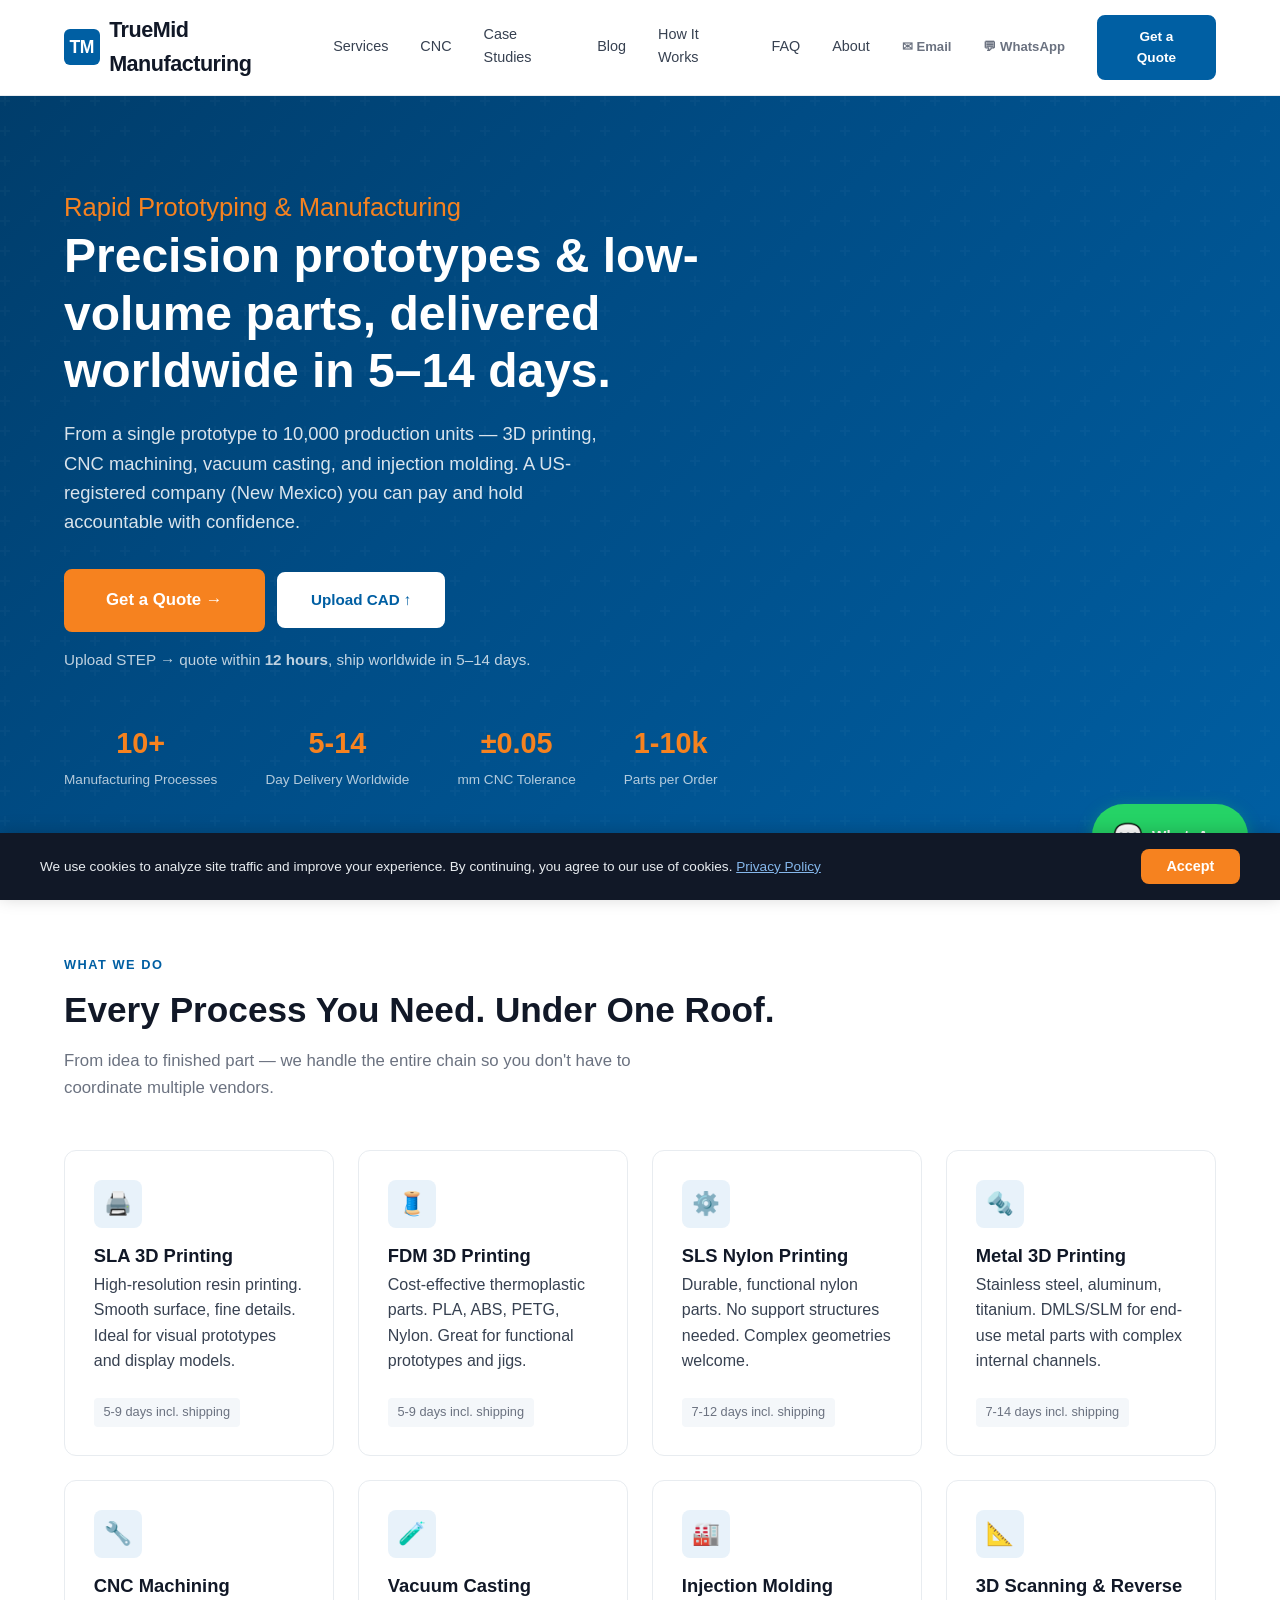
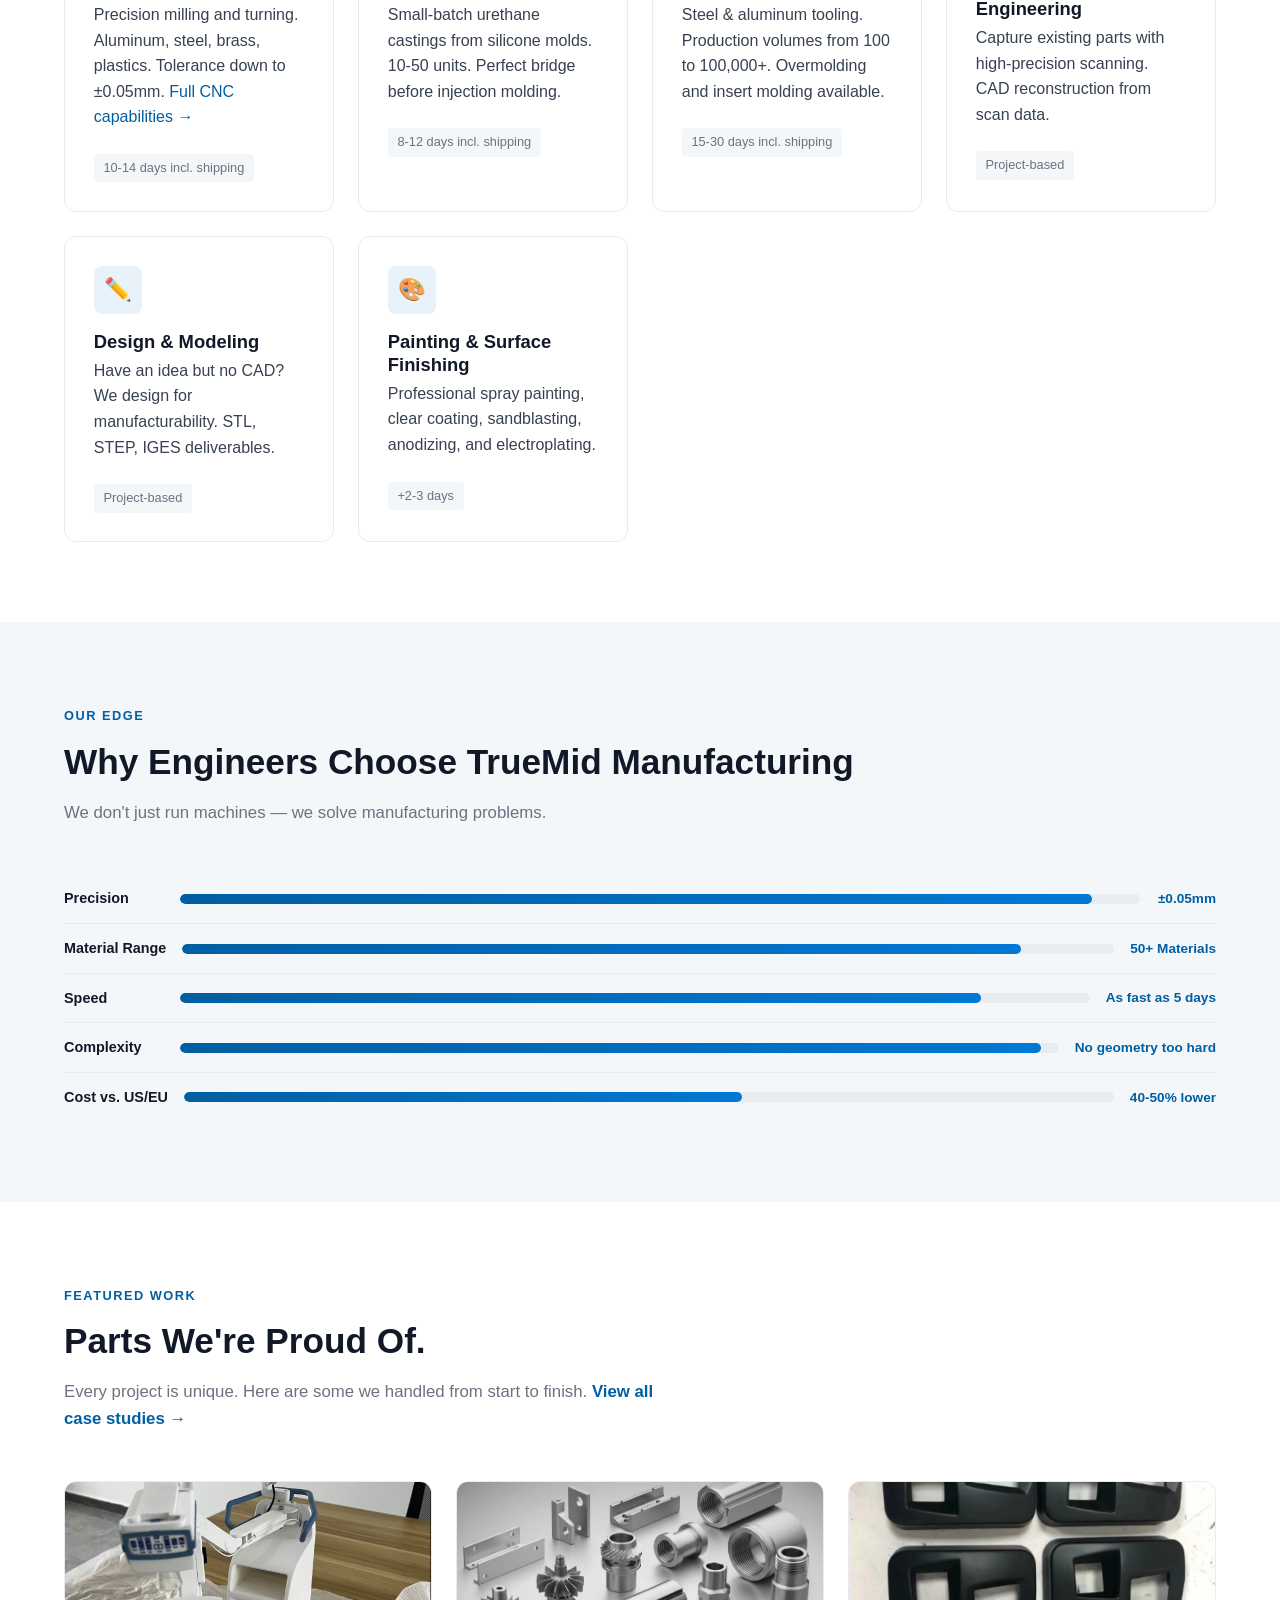
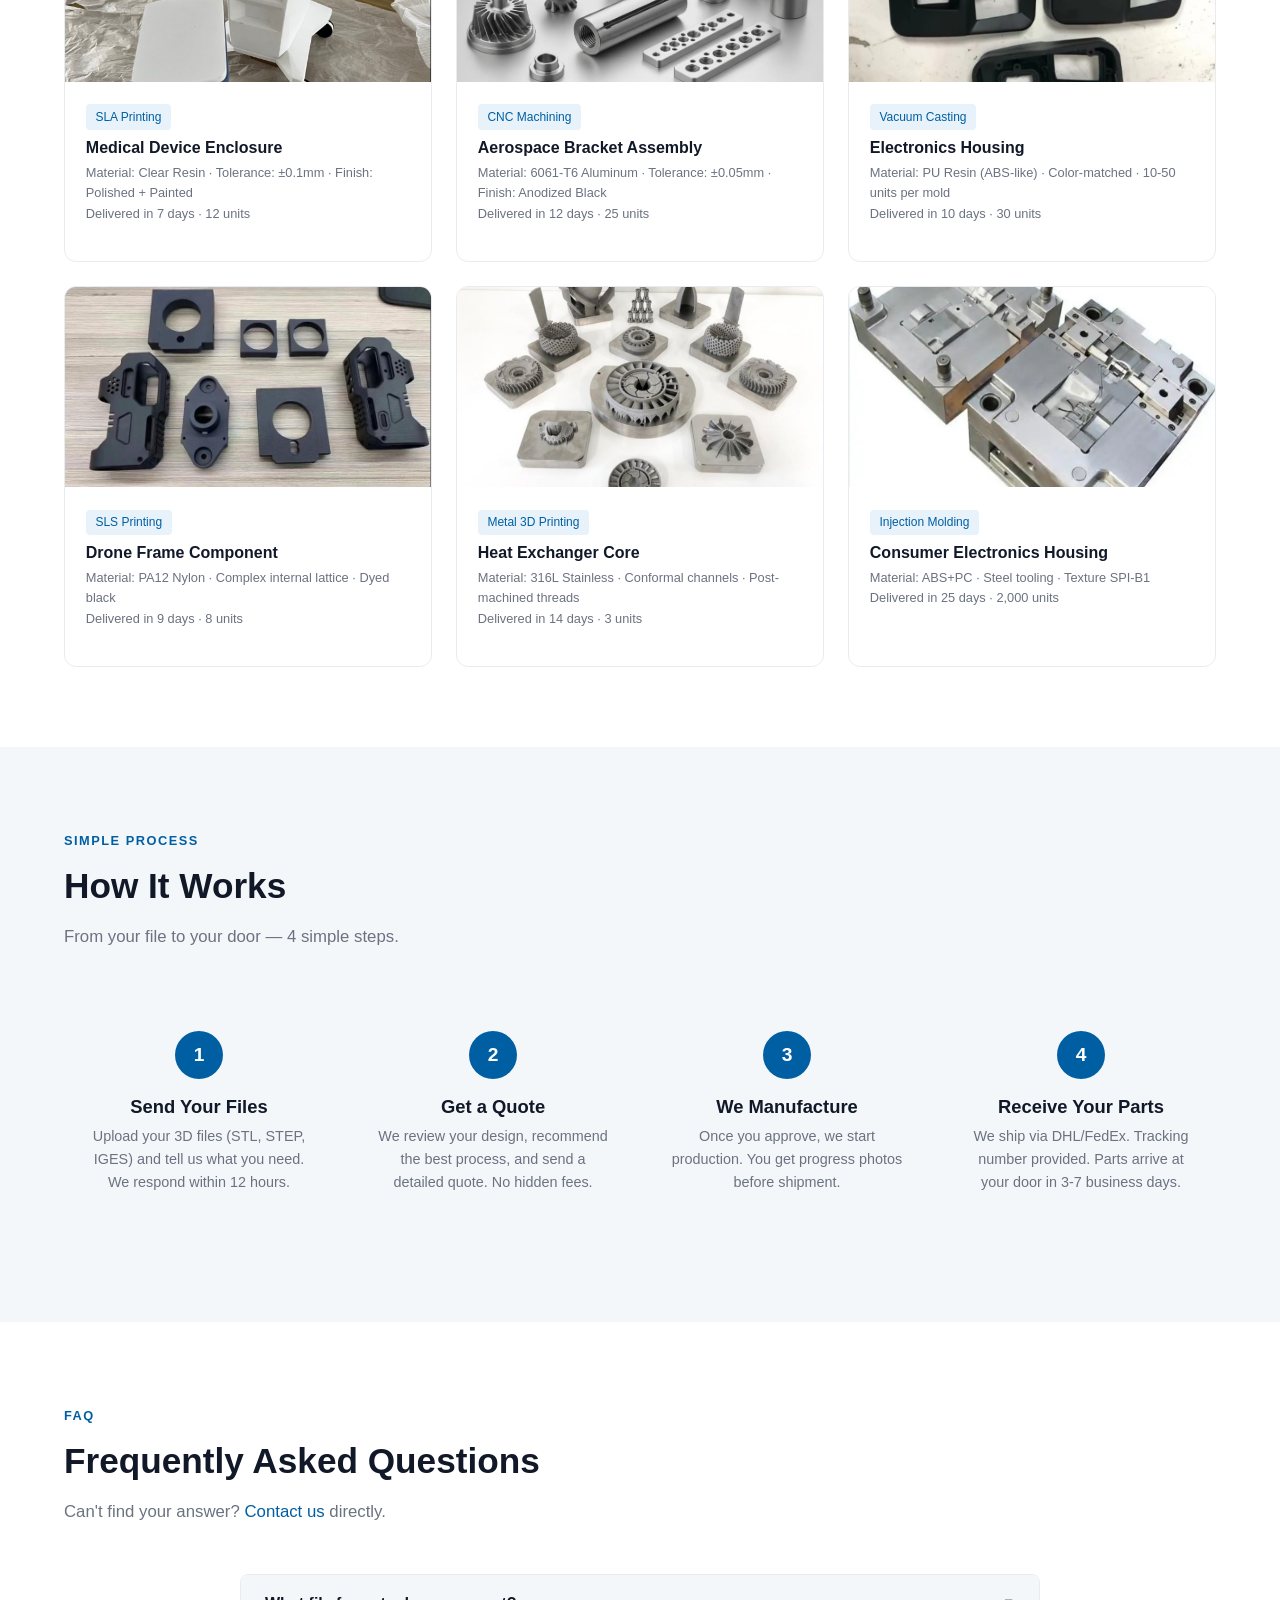
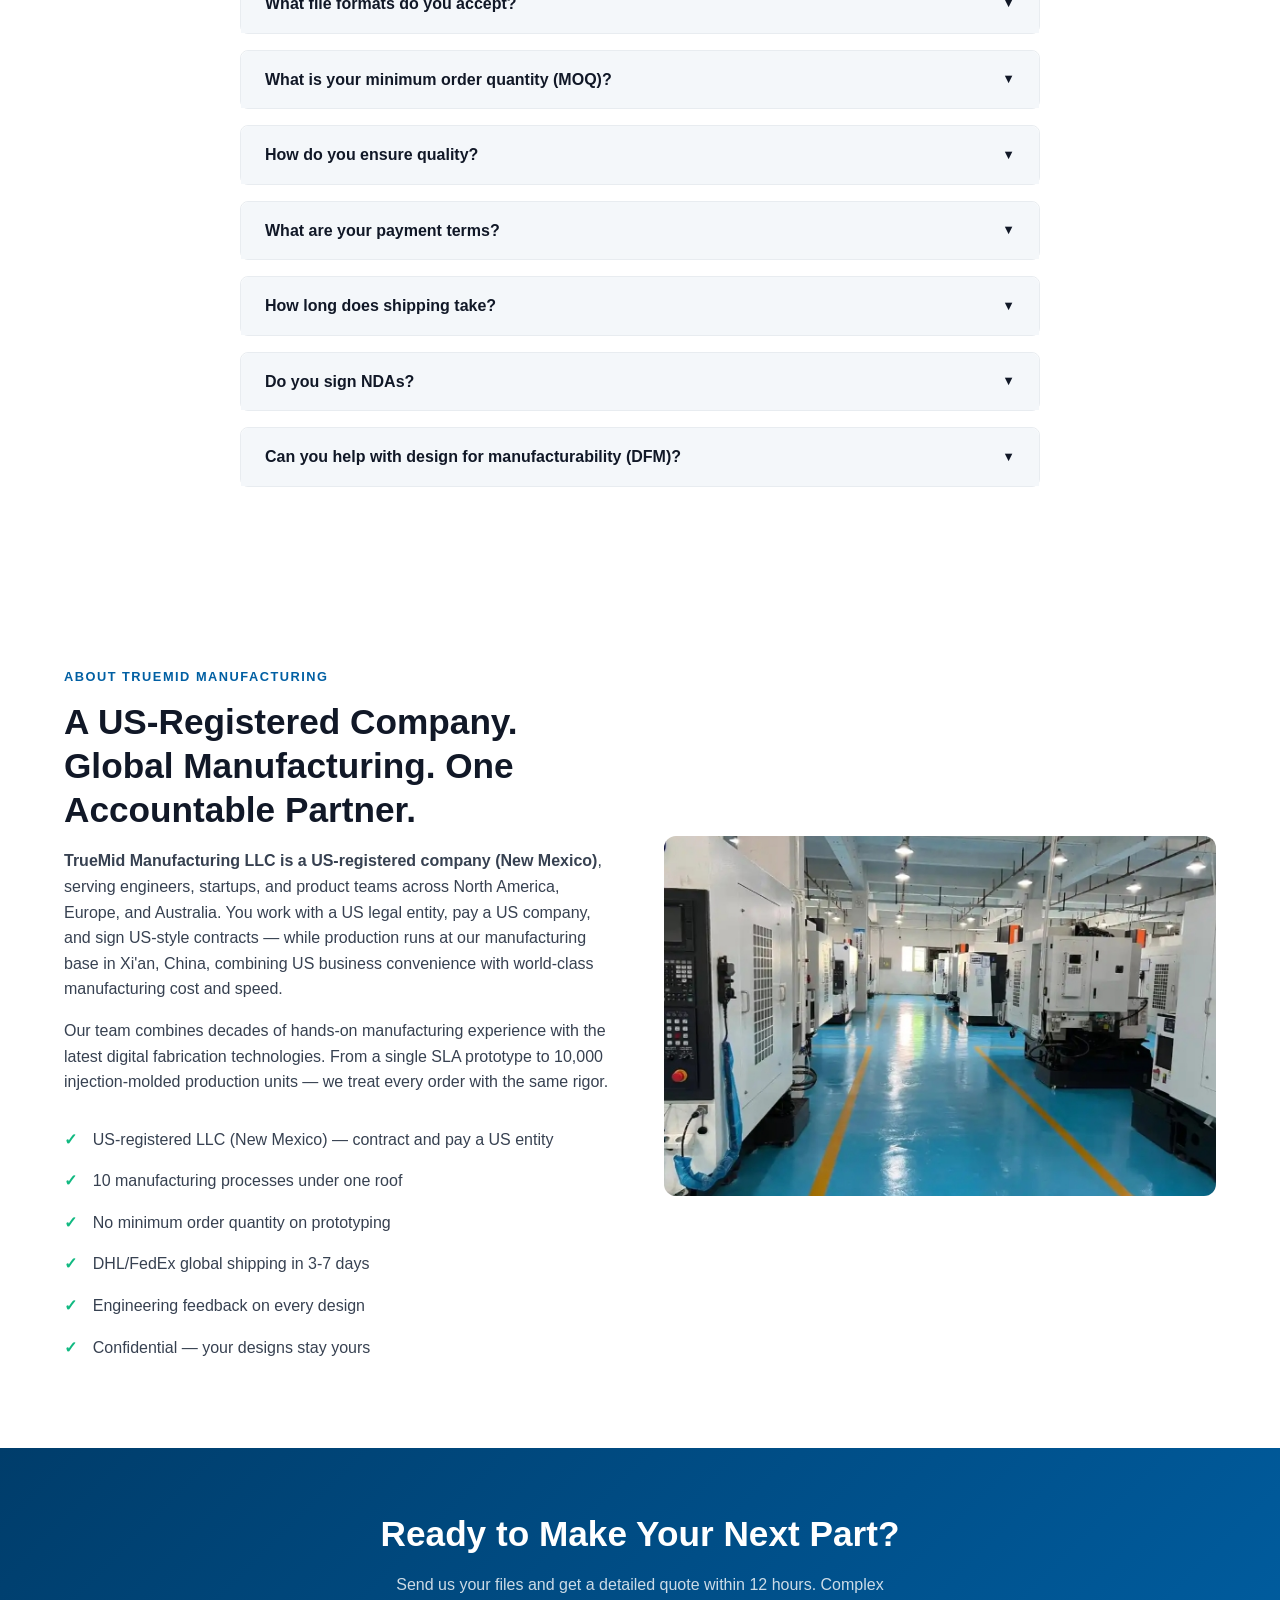
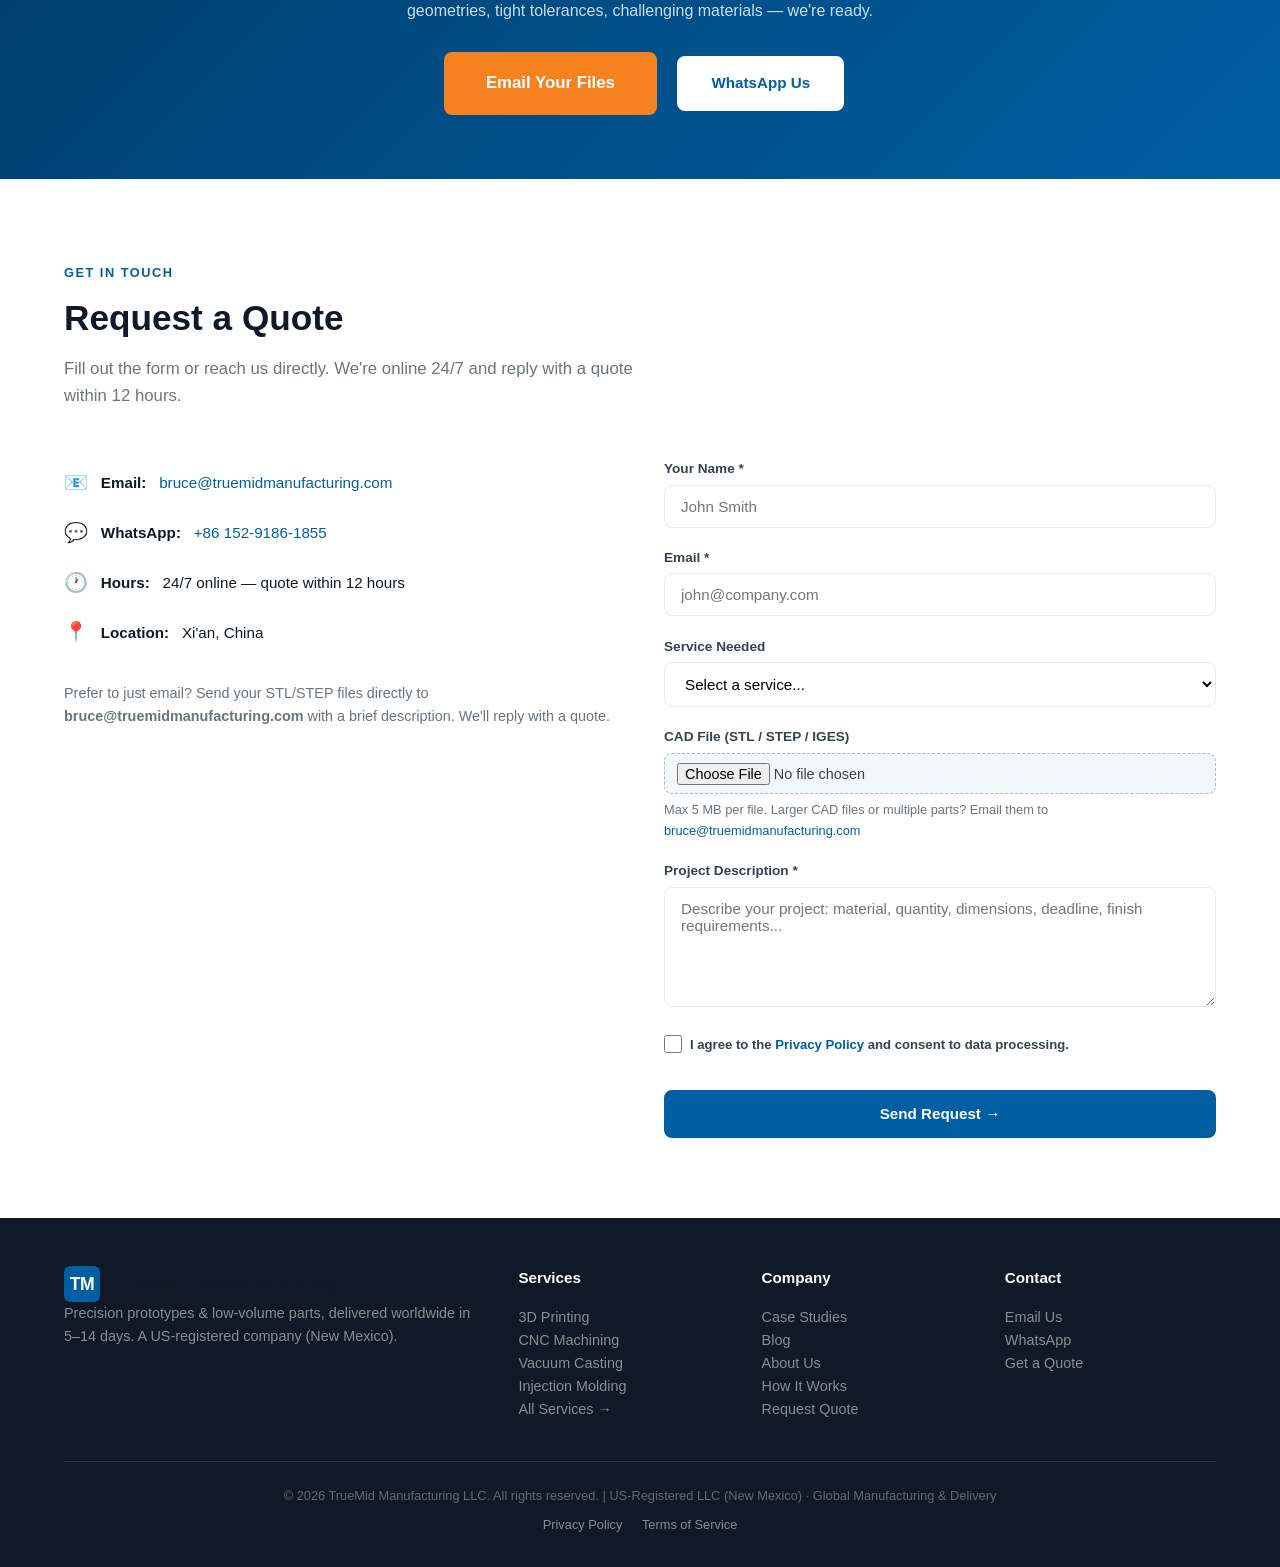
<file: index.html>
<!DOCTYPE html>
<html lang="en">
<head>
<meta charset="UTF-8">
<meta name="viewport" content="width=device-width, initial-scale=1.0">
<title>TrueMid Manufacturing &mdash; Precision Prototyping & Manufacturing | 3D Printing &middot; CNC &middot; Injection Molding</title>
<meta name="description" content="TrueMid Manufacturing LLC is a US-registered company (New Mexico) delivering precision prototypes and low-volume parts worldwide in 5-14 days. 3D printing, CNC machining, vacuum casting, injection molding.">
<meta name="google-site-verification" content="bvfzXEnjgNZhoyJot7tHPM84sSnxjBn0_cTsENmNcfw">
<!-- Open Graph / LinkedIn -->
<meta property="og:title" content="TrueMid Manufacturing &mdash; Precision Prototypes &amp; Low-Volume Parts">
<meta property="og:description" content="US-registered company (New Mexico). Precision prototypes and low-volume parts delivered worldwide in 5-14 days. Upload STEP, get a quote within 12 hours.">
<meta name="twitter:description" content="US-registered LLC (New Mexico). Precision prototypes and low-volume parts delivered worldwide in 5-14 days. Quote within 12 hours.">
<meta property="og:type" content="website">
<meta property="og:url" content="https://www.truemidmanufacturing.com/">
<meta property="og:image" content="https://www.truemidmanufacturing.com/images/factory.jpg">
<!-- Twitter Card -->
<meta name="twitter:card" content="summary_large_image">
<meta name="twitter:title" content="TrueMid Manufacturing &mdash; Precision Prototypes &amp; Low-Volume Parts">
<meta name="twitter:description" content="US-registered LLC (New Mexico). Precision prototypes and low-volume parts delivered worldwide in 5-14 days.">
<meta name="twitter:image" content="https://www.truemidmanufacturing.com/images/factory.jpg">
<!-- Favicon -->
<link rel="icon" href="data:image/svg+xml,<svg xmlns='http://www.w3.org/2000/svg' viewBox='0 0 100 100'><text y='.9em' font-size='90'>🔧</text></svg>">
<!-- Canonical -->
<link rel="canonical" href="https://www.truemidmanufacturing.com/">
<link rel="stylesheet" href="assets/style.css">
</head>
<body>

<!-- ===== WhatsApp Floating Button ===== -->
<a href="https://wa.me/8615291861855?text=Hello%2C%20I%20need%20a%20quote%20for%20manufacturing%20services" class="wa-float" target="_blank" rel="noopener" aria-label="Chat on WhatsApp">
  <span class="wa-icon">&#128172;</span> WhatsApp
</a>

<!-- ===== HEADER ===== -->
<header id="header">
<div class="header-inner">
  <a href="#" class="logo">
    <span class="logo-icon">TM</span>
    TrueMid Manufacturing
  </a>
  <button class="menu-toggle" onclick="toggleMenu()" aria-label="Menu">
    <span></span><span></span><span></span>
  </button>
  <nav id="nav">
    <a href="#services">Services</a>
    <a href="cnc.html">CNC</a>
    <a href="cases.html">Case Studies</a>
    <a href="blog.html">Blog</a>
    <a href="#how">How It Works</a>
    <a href="#faq">FAQ</a>
    <a href="#about">About</a>
    <a href="mailto:bruce@truemidmanufacturing.com" class="nav-contact" title="Email us">&#9993;&#xFE0E; Email</a>
    <a href="https://wa.me/8615291861855?text=Hello%2C%20I%20need%20a%20quote%20for%20manufacturing%20services" class="nav-contact" target="_blank" rel="noopener" title="Chat on WhatsApp">&#128172;&#xFE0E; WhatsApp</a>
    <a href="#contact" class="btn btn-primary">Get a Quote</a>
  </nav>
</div>
</header>

<!-- ===== HERO ===== -->
<section class="hero">
<div class="container">
  <div class="hero-content fade-in">
    <h1><span class="accent">Rapid Prototyping &amp; Manufacturing</span>
    Precision prototypes &amp; low-volume parts, delivered worldwide in 5&ndash;14 days.</h1>
    <p>From a single prototype to 10,000 production units &mdash; 3D printing, CNC machining, vacuum casting, and injection molding. A US-registered company (New Mexico) you can pay and hold accountable with confidence.</p>
    <a href="#contact" class="btn btn-orange">Get a Quote &rarr;</a>
    <a href="#contact" class="btn btn-white" style="margin-left:.5rem">Upload CAD &uarr;</a>
    <p style="margin-top:1rem;font-size:.95rem;color:rgba(255,255,255,.75)">Upload STEP &rarr; quote within <strong>12 hours</strong>, ship worldwide in 5&ndash;14 days.</p>
  </div>
  <div class="hero-stats fade-in">
    <div class="hero-stat"><div class="num">10+</div><div class="label">Manufacturing Processes</div></div>
    <div class="hero-stat"><div class="num">5-14</div><div class="label">Day Delivery Worldwide</div></div>
    <div class="hero-stat"><div class="num">&plusmn;0.05</div><div class="label">mm CNC Tolerance</div></div>
    <div class="hero-stat"><div class="num">1-10k</div><div class="label">Parts per Order</div></div>
  </div>
</div>
</section>

<!-- ===== SERVICES ===== -->
<section id="services">
<div class="container">
  <span class="section-label">What We Do</span>
  <h2 class="section-title">Every Process You Need. Under One Roof.</h2>
  <p class="section-sub">From idea to finished part &mdash; we handle the entire chain so you don't have to coordinate multiple vendors.</p>
  <div class="services-grid">

    <div class="service-card fade-in">
      <div class="service-icon">&#128424;&#xFE0F;</div>
      <h3>SLA 3D Printing</h3>
      <p>High-resolution resin printing. Smooth surface, fine details. Ideal for visual prototypes and display models.</p>
      <span class="lead-time">5-9 days incl. shipping</span>
    </div>

    <div class="service-card fade-in">
      <div class="service-icon">&#129525;</div>
      <h3>FDM 3D Printing</h3>
      <p>Cost-effective thermoplastic parts. PLA, ABS, PETG, Nylon. Great for functional prototypes and jigs.</p>
      <span class="lead-time">5-9 days incl. shipping</span>
    </div>

    <div class="service-card fade-in">
      <div class="service-icon">&#x2699;&#65039;</div>
      <h3>SLS Nylon Printing</h3>
      <p>Durable, functional nylon parts. No support structures needed. Complex geometries welcome.</p>
      <span class="lead-time">7-12 days incl. shipping</span>
    </div>

    <div class="service-card fade-in">
      <div class="service-icon">&#128297;</div>
      <h3>Metal 3D Printing</h3>
      <p>Stainless steel, aluminum, titanium. DMLS/SLM for end-use metal parts with complex internal channels.</p>
      <span class="lead-time">7-14 days incl. shipping</span>
    </div>

    <div class="service-card fade-in">
      <div class="service-icon">&#128295;</div>
      <h3><a href="cnc.html" style="color:inherit;text-decoration:none;border-bottom:none">CNC Machining</a></h3>
      <p>Precision milling and turning. Aluminum, steel, brass, plastics. Tolerance down to &plusmn;0.05mm. <a href="cnc.html">Full CNC capabilities &rarr;</a></p>
      <span class="lead-time">10-14 days incl. shipping</span>
    </div>

    <div class="service-card fade-in">
      <div class="service-icon">&#129514;</div>
      <h3>Vacuum Casting</h3>
      <p>Small-batch urethane castings from silicone molds. 10-50 units. Perfect bridge before injection molding.</p>
      <span class="lead-time">8-12 days incl. shipping</span>
    </div>

    <div class="service-card fade-in">
      <div class="service-icon">&#127981;</div>
      <h3>Injection Molding</h3>
      <p>Steel &amp; aluminum tooling. Production volumes from 100 to 100,000+. Overmolding and insert molding available.</p>
      <span class="lead-time">15-30 days incl. shipping</span>
    </div>

    <div class="service-card fade-in">
      <div class="service-icon">&#128208;</div>
      <h3>3D Scanning &amp; Reverse Engineering</h3>
      <p>Capture existing parts with high-precision scanning. CAD reconstruction from scan data.</p>
      <span class="lead-time">Project-based</span>
    </div>

    <div class="service-card fade-in">
      <div class="service-icon">&#x270F;&#65039;</div>
      <h3>Design &amp; Modeling</h3>
      <p>Have an idea but no CAD? We design for manufacturability. STL, STEP, IGES deliverables.</p>
      <span class="lead-time">Project-based</span>
    </div>

    <div class="service-card fade-in">
      <div class="service-icon">&#127912;</div>
      <h3>Painting &amp; Surface Finishing</h3>
      <p>Professional spray painting, clear coating, sandblasting, anodizing, and electroplating.</p>
      <span class="lead-time">+2-3 days</span>
    </div>

  </div>
</div>
</section>

<!-- ===== CAPABILITIES ===== -->
<section class="capabilities">
<div class="container">
  <span class="section-label">Our Edge</span>
  <h2 class="section-title">Why Engineers Choose TrueMid Manufacturing</h2>
  <p class="section-sub">We don't just run machines &mdash; we solve manufacturing problems.</p>

  <div class="cap-row fade-in">
    <span class="cap-label">Precision</span>
    <div class="cap-bar-bg"><div class="cap-bar-fill" style="width:95%"></div></div>
    <span class="cap-val">&plusmn;0.05mm</span>
  </div>
  <div class="cap-row fade-in">
    <span class="cap-label">Material Range</span>
    <div class="cap-bar-bg"><div class="cap-bar-fill" style="width:90%"></div></div>
    <span class="cap-val">50+ Materials</span>
  </div>
  <div class="cap-row fade-in">
    <span class="cap-label">Speed</span>
    <div class="cap-bar-bg"><div class="cap-bar-fill" style="width:88%"></div></div>
    <span class="cap-val">As fast as 5 days</span>
  </div>
  <div class="cap-row fade-in">
    <span class="cap-label">Complexity</span>
    <div class="cap-bar-bg"><div class="cap-bar-fill" style="width:98%"></div></div>
    <span class="cap-val">No geometry too hard</span>
  </div>
  <div class="cap-row fade-in">
    <span class="cap-label">Cost vs. US/EU</span>
    <div class="cap-bar-bg"><div class="cap-bar-fill" style="width:60%"></div></div>
    <span class="cap-val">40-50% lower</span>
  </div>
</div>
</section>

<!-- ===== CASES ===== -->
<section id="cases">
<div class="container">
  <span class="section-label">Featured Work</span>
  <h2 class="section-title">Parts We're Proud Of.</h2>
  <p class="section-sub">Every project is unique. Here are some we handled from start to finish. <a href="cases.html"><strong>View all case studies &rarr;</strong></a></p>

  <div class="cases-grid">

    <a class="case-card fade-in" href="cases/medical-device-enclosure.html">
      <div class="case-img">
        <img src="images/case-sla.jpg" alt="SLA Resin Prototype - Medical Device Housing" loading="lazy" width="600" height="400">
      </div>
      <div class="case-body">
        <span class="tag">SLA Printing</span>
        <h3>Medical Device Enclosure</h3>
        <p class="specs">Material: Clear Resin &middot; Tolerance: &plusmn;0.1mm &middot; Finish: Polished + Painted<br>Delivered in 7 days &middot; 12 units</p>
      </div>
    </a>

    <a class="case-card fade-in" href="cases/aerospace-bracket.html">
      <div class="case-img">
        <img src="images/case-cnc.jpg" alt="CNC Aluminum Parts - Aerospace Bracket" loading="lazy" width="600" height="400">
      </div>
      <div class="case-body">
        <span class="tag">CNC Machining</span>
        <h3>Aerospace Bracket Assembly</h3>
        <p class="specs">Material: 6061-T6 Aluminum &middot; Tolerance: &plusmn;0.05mm &middot; Finish: Anodized Black<br>Delivered in 12 days &middot; 25 units</p>
      </div>
    </a>

    <a class="case-card fade-in" href="cases/electronics-housing.html">
      <div class="case-img">
        <img src="images/case-vacuum.jpg" alt="Vacuum Casting - Electronics Housing" loading="lazy" width="600" height="400">
      </div>
      <div class="case-body">
        <span class="tag">Vacuum Casting</span>
        <h3>Electronics Housing</h3>
        <p class="specs">Material: PU Resin (ABS-like) &middot; Color-matched &middot; 10-50 units per mold<br>Delivered in 10 days &middot; 30 units</p>
      </div>
    </a>

    <a class="case-card fade-in" href="cases/drone-frame-component.html">
      <div class="case-img">
        <img src="images/case-sls.jpg" alt="SLS Nylon Part - Drone Frame Component" loading="lazy" width="600" height="400">
      </div>
      <div class="case-body">
        <span class="tag">SLS Printing</span>
        <h3>Drone Frame Component</h3>
        <p class="specs">Material: PA12 Nylon &middot; Complex internal lattice &middot; Dyed black<br>Delivered in 9 days &middot; 8 units</p>
      </div>
    </a>

    <a class="case-card fade-in" href="cases/heat-exchanger-core.html">
      <div class="case-img">
        <img src="images/case-metal.jpg" alt="Metal 3D Print - Heat Exchanger Core" loading="lazy" width="600" height="400">
      </div>
      <div class="case-body">
        <span class="tag">Metal 3D Printing</span>
        <h3>Heat Exchanger Core</h3>
        <p class="specs">Material: 316L Stainless &middot; Conformal channels &middot; Post-machined threads<br>Delivered in 14 days &middot; 3 units</p>
      </div>
    </a>

    <a class="case-card fade-in" href="cases/consumer-electronics-housing.html">
      <div class="case-img">
        <img src="images/case-injection.jpg" alt="Injection Mold Tool - Consumer Electronics" loading="lazy" width="600" height="400">
      </div>
      <div class="case-body">
        <span class="tag">Injection Molding</span>
        <h3>Consumer Electronics Housing</h3>
        <p class="specs">Material: ABS+PC &middot; Steel tooling &middot; Texture SPI-B1<br>Delivered in 25 days &middot; 2,000 units</p>
      </div>
    </a>

  </div>
</div>
</section>

<!-- ===== HOW IT WORKS ===== -->
<section id="how" style="background:var(--gray-50)">
<div class="container">
  <span class="section-label">Simple Process</span>
  <h2 class="section-title">How It Works</h2>
  <p class="section-sub">From your file to your door &mdash; 4 simple steps.</p>
  <div class="steps">
    <div class="step-card fade-in">
      <div class="step-num">1</div>
      <h3>Send Your Files</h3>
      <p>Upload your 3D files (STL, STEP, IGES) and tell us what you need. We respond within 12 hours.</p>
    </div>
    <div class="step-card fade-in">
      <div class="step-num">2</div>
      <h3>Get a Quote</h3>
      <p>We review your design, recommend the best process, and send a detailed quote. No hidden fees.</p>
    </div>
    <div class="step-card fade-in">
      <div class="step-num">3</div>
      <h3>We Manufacture</h3>
      <p>Once you approve, we start production. You get progress photos before shipment.</p>
    </div>
    <div class="step-card fade-in">
      <div class="step-num">4</div>
      <h3>Receive Your Parts</h3>
      <p>We ship via DHL/FedEx. Tracking number provided. Parts arrive at your door in 3-7 business days.</p>
    </div>
  </div>
</div>
</section>

<!-- ===== FAQ ===== -->
<section id="faq">
<div class="container">
  <span class="section-label">FAQ</span>
  <h2 class="section-title">Frequently Asked Questions</h2>
  <p class="section-sub">Can't find your answer? <a href="#contact">Contact us</a> directly.</p>
  <div class="faq-list">

    <details class="faq-item">
      <summary class="faq-q">What file formats do you accept?</summary>
      <div class="faq-a">We accept STL, STEP, IGES, OBJ, and native CAD files (SolidWorks, Fusion 360, Inventor). If you only have a sketch or idea, our design team can help create the 3D model.</div>
    </details>

    <details class="faq-item">
      <summary class="faq-q">What is your minimum order quantity (MOQ)?</summary>
      <div class="faq-a">For prototyping (3D printing, CNC), there is no MOQ &mdash; we can make 1 piece. For injection molding, the minimum is typically 100 units to justify tooling cost. Vacuum casting works well for 10-50 units.</div>
    </details>

    <details class="faq-item">
      <summary class="faq-q">How do you ensure quality?</summary>
      <div class="faq-a">Every part is inspected before shipment. We provide photos of finished parts for approval. For critical dimensions, we can provide a detailed inspection report. Our tolerance standard is ISO 2768-mK.</div>
    </details>

    <details class="faq-item">
      <summary class="faq-q">What are your payment terms?</summary>
      <div class="faq-a">Prototyping: 100% advance via PayPal or bank transfer. Production orders: 50% deposit, 50% before shipment. We accept PayPal, wire transfer (T/T), and letters of credit for large orders.</div>
    </details>

    <details class="faq-item">
      <summary class="faq-q">How long does shipping take?</summary>
      <div class="faq-a">We ship via DHL, FedEx, or UPS. Typical delivery: 3-7 business days to US/EU/AU. Shipping cost is calculated based on weight and destination. We provide tracking numbers for all shipments.</div>
    </details>

    <details class="faq-item">
      <summary class="faq-q">Do you sign NDAs?</summary>
      <div class="faq-a">Yes, we routinely sign NDAs (Non-Disclosure Agreements) to protect your intellectual property. Your designs and files are never shared with third parties.</div>
    </details>

    <details class="faq-item">
      <summary class="faq-q">Can you help with design for manufacturability (DFM)?</summary>
      <div class="faq-a">Absolutely. We review every design and provide DFM feedback free of charge. This includes suggesting better orientations, adjusting wall thickness, adding draft angles, and choosing the most cost-effective process.</div>
    </details>

  </div>
</div>
</section>

<!-- ===== ABOUT ===== -->
<section id="about">
<div class="container">
  <div class="about-grid">
    <div class="fade-in">
      <span class="section-label">About TrueMid Manufacturing</span>
      <h2 class="section-title">A US-Registered Company. Global Manufacturing. One Accountable Partner.</h2>
      <p><strong>TrueMid Manufacturing LLC is a US-registered company (New Mexico)</strong>, serving engineers, startups, and product teams across North America, Europe, and Australia. You work with a US legal entity, pay a US company, and sign US-style contracts &mdash; while production runs at our manufacturing base in Xi'an, China, combining US business convenience with world-class manufacturing cost and speed.</p>
      <p>Our team combines decades of hands-on manufacturing experience with the latest digital fabrication technologies. From a single SLA prototype to 10,000 injection-molded production units &mdash; we treat every order with the same rigor.</p>
      <ul class="about-features">
        <li>US-registered LLC (New Mexico) &mdash; contract and pay a US entity</li>
        <li>10 manufacturing processes under one roof</li>
        <li>No minimum order quantity on prototyping</li>
        <li>DHL/FedEx global shipping in 3-7 days</li>
        <li>Engineering feedback on every design</li>
        <li>Confidential &mdash; your designs stay yours</li>
      </ul>
    </div>
    <div class="about-visual fade-in">
      <img src="images/factory.jpg" alt="TrueMid Manufacturing Facility - Xi'an, China" loading="lazy">
    </div>
  </div>
</div>
</section>

<!-- ===== CTA ===== -->
<section class="cta">
<div class="container fade-in">
  <h2>Ready to Make Your Next Part?</h2>
  <p>Send us your files and get a detailed quote within 12 hours. Complex geometries, tight tolerances, challenging materials &mdash; we're ready.</p>
  <a href="mailto:bruce@truemidmanufacturing.com" class="btn btn-orange">Email Your Files</a>
  <a href="https://wa.me/8615291861855?text=Hello%2C%20I%20need%20a%20quote%20for%20manufacturing%20services" class="btn btn-white" style="margin-left:.5rem" target="_blank" rel="noopener">WhatsApp Us</a>
</div>
</section>

<!-- ===== CONTACT ===== -->
<section id="contact">
<div class="container">
  <span class="section-label">Get In Touch</span>
  <h2 class="section-title">Request a Quote</h2>
  <p class="section-sub">Fill out the form or reach us directly. We're online 24/7 and reply with a quote within 12 hours.</p>
  <div class="contact-grid">

    <div class="contact-info fade-in">
      <div class="contact-method"><span class="icon">&#128231;</span> <strong>Email:</strong> <a href="mailto:bruce@truemidmanufacturing.com">bruce@truemidmanufacturing.com</a></div>
      <div class="contact-method"><span class="icon">&#128172;</span> <strong>WhatsApp:</strong> <a href="https://wa.me/8615291861855?text=Hello%2C%20I%20need%20a%20quote%20for%20manufacturing%20services" target="_blank" rel="noopener">+86 152-9186-1855</a></div>
      <div class="contact-method"><span class="icon">&#128336;</span> <strong>Hours:</strong> 24/7 online &mdash; quote within 12 hours</div>
      <div class="contact-method"><span class="icon">&#128205;</span> <strong>Location:</strong> Xi'an, China</div>
      <p style="margin-top:1.5rem;font-size:.9rem;color:var(--gray-500)">Prefer to just email? Send your STL/STEP files directly to <strong>bruce@truemidmanufacturing.com</strong> with a brief description. We'll reply with a quote.</p>
    </div>

    <!-- Formspree form - TODO: replace FORM_ID with your actual Formspree ID after registering at formspree.io -->
    <form class="fade-in" id="quoteForm" action="https://formspree.io/f/xpqgyjwa" method="POST" enctype="multipart/form-data">
      <input type="hidden" name="_next" value="https://www.truemidmanufacturing.com/?submitted=true">
      <input type="hidden" name="_subject" value="New Quote Request - TrueMid Manufacturing">
      <div class="form-group">
        <label for="name">Your Name *</label>
        <input type="text" id="name" name="name" required placeholder="John Smith">
      </div>
      <div class="form-group">
        <label for="email">Email *</label>
        <input type="email" id="email" name="email" required placeholder="john@company.com">
      </div>
      <div class="form-group">
        <label for="service">Service Needed</label>
        <select id="service" name="service">
          <option value="">Select a service...</option>
          <option>SLA 3D Printing</option>
          <option>FDM 3D Printing</option>
          <option>SLS Nylon Printing</option>
          <option>Metal 3D Printing</option>
          <option>CNC Machining</option>
          <option>Vacuum Casting</option>
          <option>Injection Molding</option>
          <option>3D Scanning / Reverse Engineering</option>
          <option>Design & Modeling</option>
          <option>Painting / Surface Finishing</option>
          <option>Multiple Services</option>
        </select>
      </div>
      <div class="form-group">
        <label for="cadfile">CAD File (STL / STEP / IGES)</label>
        <input type="file" id="cadfile" name="upload" accept=".stl,.step,.stp,.iges,.igs,.obj,.zip"
               style="width:100%;padding:.55rem .75rem;font-size:.9rem;color:var(--gray-700);background:var(--gray-50);border:1.5px dashed var(--gray-300);border-radius:8px;cursor:pointer">
        <small style="display:block;margin-top:.35rem;font-size:.8rem;color:var(--gray-500)">Max 5&nbsp;MB per file. Larger CAD files or multiple parts? Email them to <a href="mailto:bruce@truemidmanufacturing.com" style="color:var(--blue)">bruce@truemidmanufacturing.com</a></small>
      </div>
      <div class="form-group">
        <label for="message">Project Description *</label>
        <textarea id="message" name="message" required placeholder="Describe your project: material, quantity, dimensions, deadline, finish requirements..."></textarea>
      </div>
      <div class="form-group" style="display:flex;align-items:center;gap:.5rem;margin-top:.5rem">
        <input type="checkbox" id="privacy" name="privacy" required style="width:18px;height:18px;accent-color:var(--blue);cursor:pointer">
        <label for="privacy" style="font-size:.82rem;color:var(--gray-700);margin-bottom:0;cursor:pointer">I agree to the <a href="privacy.html" target="_blank" style="color:var(--blue)">Privacy Policy</a> and consent to data processing.</label>
      </div>
      <button type="submit" class="btn btn-primary" style="width:100%;margin-top:1rem">Send Request &rarr;</button>
    </form>

  </div>
</div>
</section>

<!-- ===== FOOTER ===== -->
<footer>
<div class="container">
  <div class="footer-grid" style="grid-template-columns:2fr 1fr 1fr 1fr">
    <div>
      <div class="logo"><span class="logo-icon">TM</span> TrueMid Manufacturing</div>
      <p style="color:rgba(255,255,255,.5)">Precision prototypes &amp; low-volume parts, delivered worldwide in 5&ndash;14 days. A US-registered company (New Mexico).</p>
    </div>
    <div>
      <h4>Services</h4>
      <a href="#services">3D Printing</a><br>
      <a href="cnc.html">CNC Machining</a><br>
      <a href="#services">Vacuum Casting</a><br>
      <a href="#services">Injection Molding</a><br>
      <a href="#services">All Services &rarr;</a>
    </div>
    <div>
      <h4>Company</h4>
      <a href="cases.html">Case Studies</a><br>
      <a href="blog.html">Blog</a><br>
      <a href="#about">About Us</a><br>
      <a href="#how">How It Works</a><br>
      <a href="#contact">Request Quote</a>
    </div>
    <div>
      <h4>Contact</h4>
      <a href="mailto:bruce@truemidmanufacturing.com">Email Us</a><br>
      <a href="https://wa.me/8615291861855?text=Hello%2C%20I%20need%20a%20quote%20for%20manufacturing%20services" target="_blank" rel="noopener">WhatsApp</a><br>
      <a href="#contact">Get a Quote</a>
    </div>
  </div>
  <div class="footer-bottom">
    &copy; 2026 TrueMid Manufacturing LLC. All rights reserved. | US-Registered LLC (New Mexico) &middot; Global Manufacturing &amp; Delivery
    <div class="footer-legal">
      <a href="privacy.html">Privacy Policy</a>
      <a href="terms.html">Terms of Service</a>
    </div>
  </div>
</div>
</footer>

<!-- Toast -->
<div class="toast" id="toast"></div>

<!-- ===== SCRIPTS ===== -->

<script>
// Mobile menu
function toggleMenu(){document.getElementById('nav').classList.toggle('open')}
document.querySelectorAll('nav a').forEach(a=>a.addEventListener('click',()=>document.getElementById('nav').classList.remove('open')));

// Header scroll
window.addEventListener('scroll',()=>document.getElementById('header').classList.toggle('scrolled',window.scrollY>10));

// Fade-in animations
const observer=new IntersectionObserver((e)=>{e.forEach(e=>{if(e.isIntersecting){e.target.classList.add('visible');observer.unobserve(e.target)}})},{threshold:0.15});
document.querySelectorAll('.fade-in').forEach(el=>observer.observe(el));

// Active nav
const sections=document.querySelectorAll('section[id]');
window.addEventListener('scroll',()=>{
  let current='';
  sections.forEach(s=>{const top=s.offsetTop-100;if(window.scrollY>=top)current=s.getAttribute('id')});
  document.querySelectorAll('nav a').forEach(a=>{a.classList.toggle('active',a.getAttribute('href')==='#'+current)});
});

// Animate bars on scroll
const barObserver=new IntersectionObserver((e)=>{e.forEach(e=>{if(e.isIntersecting){e.target.querySelectorAll('.cap-bar-fill').forEach(b=>{b.style.width=b.style.width});barObserver.unobserve(e.target)}})},{threshold:0.3});
document.querySelector('.capabilities .container')&&barObserver.observe(document.querySelector('.capabilities .container'));
</script>

<!--Start of Tawk.to Script (DISABLED - account activation pending)-->
<!--
<script type="text/javascript">
var Tawk_API=Tawk_API||{}, Tawk_LoadStart=new Date();
(function(){
var s1=document.createElement("script"),s0=document.getElementsByTagName("script")[0];
s1.async=true;
s1.src='https://embed.tawk.to/6a452f92b539ed1d4853c4e3/1jsf43lb2';
s1.charset='UTF-8';
s1.setAttribute('crossorigin','*');
s0.parentNode.insertBefore(s1,s0);
})();
</script>
-->
<!--End of Tawk.to Script-->

<!-- Organization Structured Data -->
<script type="application/ld+json">
{
  "@context": "https://schema.org",
  "@type": "Organization",
  "name": "TrueMid Manufacturing LLC",
  "legalName": "TrueMid Manufacturing LLC",
  "url": "https://www.truemidmanufacturing.com/",
  "logo": "https://www.truemidmanufacturing.com/images/factory.jpg",
  "description": "US-registered company (New Mexico) delivering precision prototypes and low-volume parts worldwide in 5-14 days: 3D printing, CNC machining, vacuum casting, and injection molding.",
  "email": "bruce@truemidmanufacturing.com",
  "telephone": "+86-152-9186-1855",
  "address": {
    "@type": "PostalAddress",
    "addressCountry": "US",
    "addressRegion": "NM"
  },
  "areaServed": ["US", "CA", "GB", "DE", "AU", "Worldwide"],
  "sameAs": []
}
</script>

<!-- FAQ Structured Data (FAQPage Schema) -->
<script type="application/ld+json">
{
  "@context": "https://schema.org",
  "@type": "FAQPage",
  "mainEntity": [
    {
      "@type": "Question",
      "name": "What file formats do you accept?",
      "acceptedAnswer": {
        "@type": "Answer",
        "text": "We accept STL, STEP, IGES, OBJ, and native CAD files (SolidWorks, Fusion 360, Inventor). If you only have a sketch or idea, our design team can help create the 3D model."
      }
    },
    {
      "@type": "Question",
      "name": "What is your minimum order quantity (MOQ)?",
      "acceptedAnswer": {
        "@type": "Answer",
        "text": "For prototyping (3D printing, CNC), there is no MOQ — we can make 1 piece. For injection molding, the minimum is typically 100 units to justify tooling cost. Vacuum casting works well for 10-50 units."
      }
    },
    {
      "@type": "Question",
      "name": "How do you ensure quality?",
      "acceptedAnswer": {
        "@type": "Answer",
        "text": "Every part is inspected before shipment. We provide photos of finished parts for approval. For critical dimensions, we can provide a detailed inspection report. Our tolerance standard is ISO 2768-mK."
      }
    },
    {
      "@type": "Question",
      "name": "What are your payment terms?",
      "acceptedAnswer": {
        "@type": "Answer",
        "text": "Prototyping: 100% advance via PayPal or bank transfer. Production orders: 50% deposit, 50% before shipment. We accept PayPal, wire transfer (T/T), and letters of credit for large orders."
      }
    },
    {
      "@type": "Question",
      "name": "How long does shipping take?",
      "acceptedAnswer": {
        "@type": "Answer",
        "text": "We ship via DHL, FedEx, or UPS. Typical delivery: 3-7 business days to US/EU/AU. Shipping cost is calculated based on weight and destination. We provide tracking numbers for all shipments."
      }
    },
    {
      "@type": "Question",
      "name": "Do you sign NDAs?",
      "acceptedAnswer": {
        "@type": "Answer",
        "text": "Yes, we routinely sign NDAs (Non-Disclosure Agreements) to protect your intellectual property. Your designs and files are never shared with third parties."
      }
    },
    {
      "@type": "Question",
      "name": "Can you help with design for manufacturability (DFM)?",
      "acceptedAnswer": {
        "@type": "Answer",
        "text": "Absolutely. We review every design and provide DFM feedback free of charge. This includes suggesting better orientations, adjusting wall thickness, adding draft angles, and choosing the most cost-effective process."
      }
    }
  ]
}
</script>


<script src="assets/analytics.js"></script>
</body>
</html>
</file>
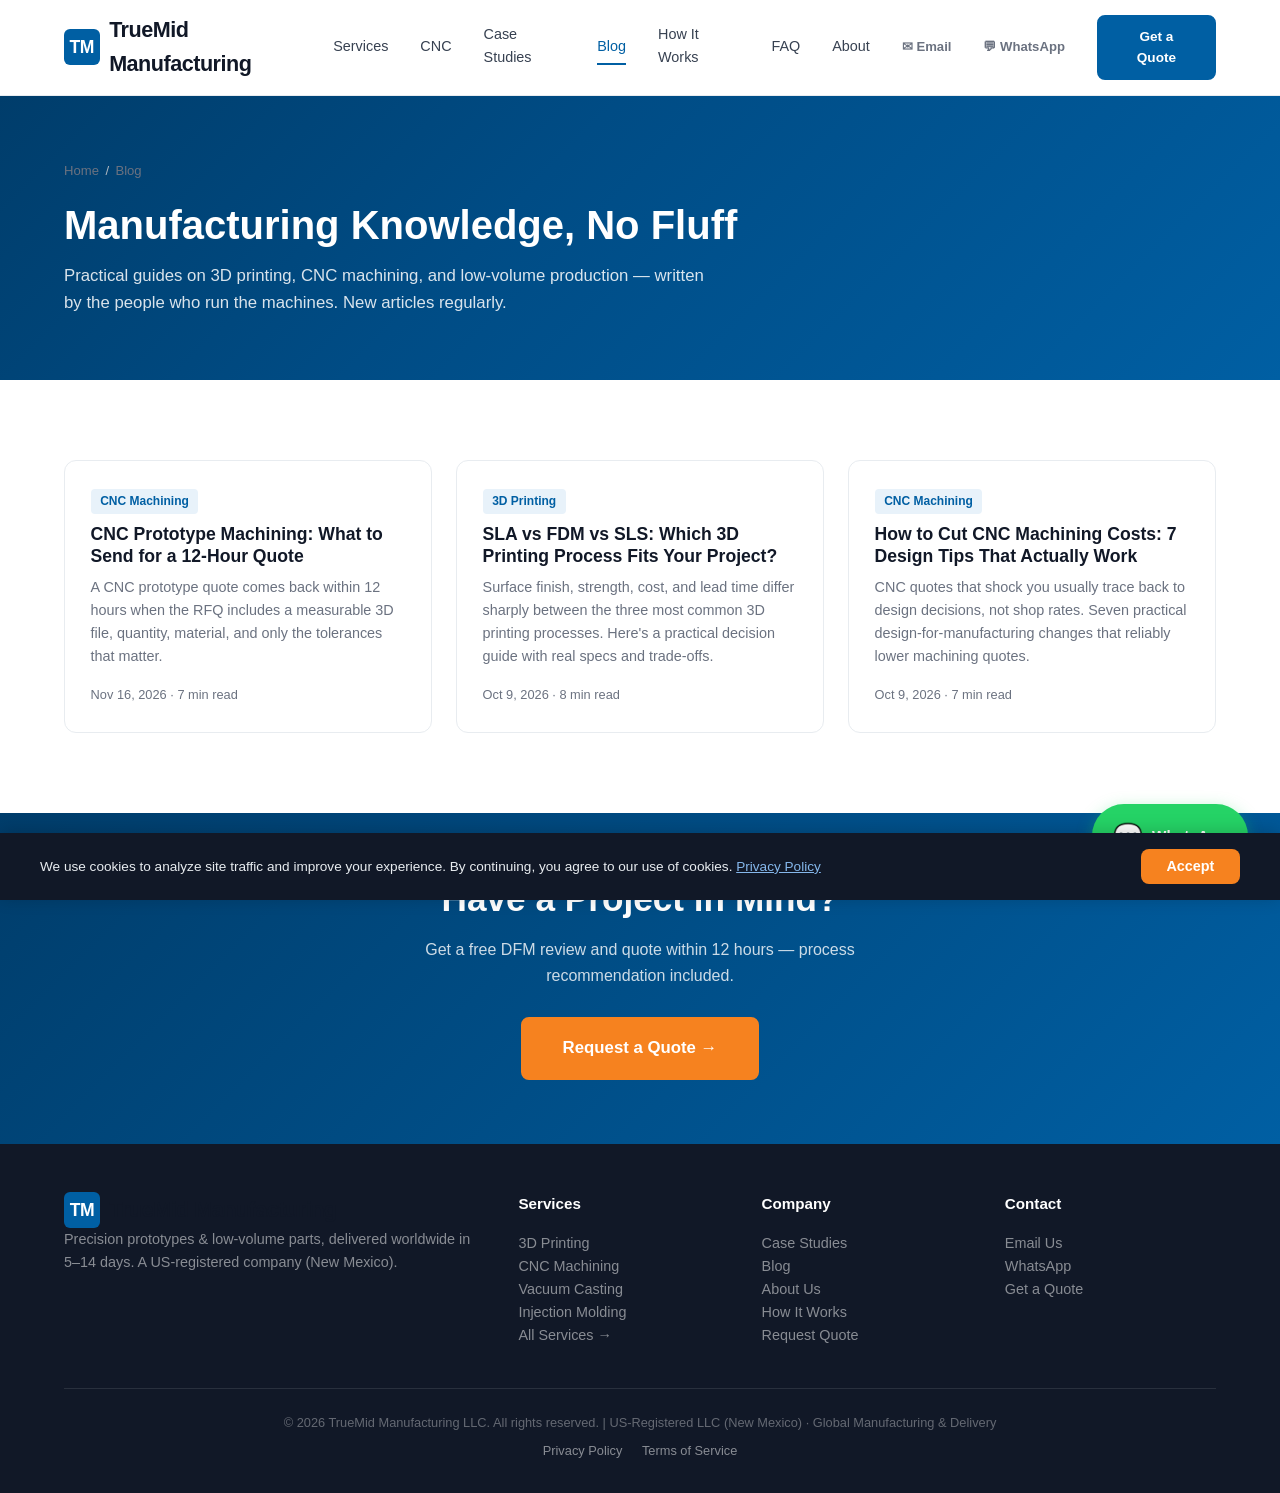
<file: blog.html>
<!DOCTYPE html>
<html lang="en">
<head>
<meta charset="UTF-8">
<meta name="viewport" content="width=device-width, initial-scale=1.0">
<title>Blog — 3D Printing, CNC Machining & Manufacturing Guides | TrueMid</title>
<meta name="description" content="Practical manufacturing guides from TrueMid Manufacturing: choosing 3D printing processes, reducing CNC machining costs, vacuum casting, and low-volume production.">
<meta property="og:title" content="Blog — 3D Printing, CNC Machining & Manufacturing Guides | TrueMid">
<meta property="og:description" content="Practical manufacturing guides from TrueMid Manufacturing: choosing 3D printing processes, reducing CNC machining costs, vacuum casting, and low-volume production.">
<meta property="og:type" content="article">
<meta property="og:url" content="https://www.truemidmanufacturing.com/blog.html">
<link rel="canonical" href="https://www.truemidmanufacturing.com/blog.html">
<link rel="icon" href="data:image/svg+xml,<svg xmlns='http://www.w3.org/2000/svg' viewBox='0 0 100 100'><text y='.9em' font-size='90'>🔧</text></svg>">
<link rel="stylesheet" href="assets/style.css">
<script type="application/ld+json">
{
  "@context": "https://schema.org",
  "@type": "BreadcrumbList",
  "itemListElement": [
    {
      "@type": "ListItem",
      "position": 1,
      "name": "Home",
      "item": "https://www.truemidmanufacturing.com/"
    },
    {
      "@type": "ListItem",
      "position": 2,
      "name": "Blog",
      "item": "https://www.truemidmanufacturing.com/blog.html"
    }
  ]
}
</script></head>
<body>
<a href="https://wa.me/8615291861855?text=Hello%2C%20I%20need%20a%20quote%20for%20manufacturing%20services" class="wa-float" target="_blank" rel="noopener" aria-label="Chat on WhatsApp">
  <span class="wa-icon">&#128172;</span> WhatsApp
</a>
<header id="header">
<div class="header-inner">
<a href="index.html" class="logo">
    <span class="logo-icon">TM</span>
    TrueMid Manufacturing
  </a>
  <button class="menu-toggle" onclick="toggleMenu()" aria-label="Menu">
    <span></span><span></span><span></span>
  </button>
  <nav id="nav">
    <a href="index.html#services">Services</a>
    <a href="cnc.html">CNC</a>
    <a href="cases.html">Case Studies</a>
    <a href="blog.html" class="active">Blog</a>
    <a href="index.html#how">How It Works</a>
    <a href="index.html#faq">FAQ</a>
    <a href="index.html#about">About</a>
    <a href="mailto:bruce@truemidmanufacturing.com" class="nav-contact" title="Email us">&#9993;&#xFE0E; Email</a>
    <a href="https://wa.me/8615291861855?text=Hello%2C%20I%20need%20a%20quote%20for%20manufacturing%20services" class="nav-contact" target="_blank" rel="noopener" title="Chat on WhatsApp">&#128172;&#xFE0E; WhatsApp</a>
    <a href="index.html#contact" class="btn btn-primary">Get a Quote</a>
  </nav>
</div>
</header>
<!-- ===== PAGE HERO ===== -->
<section class="page-hero">
<div class="container">
  <div class="breadcrumb"><a href="index.html">Home</a><span>/</span>Blog</div>
  <h1>Manufacturing Knowledge, No Fluff</h1>
  <p>Practical guides on 3D printing, CNC machining, and low-volume production &mdash; written by the people who run the machines. New articles regularly.</p>
</div>
</section>

<!-- ===== POST LIST ===== -->
<section>
<div class="container">
  <div class="post-list">
    <a class="post-card fade-in" href="blog/cnc-prototype-machining-12-hour-quote.html">
      <span class="tag">CNC Machining</span>
      <h3>CNC Prototype Machining: What to Send for a 12-Hour Quote</h3>
      <p>A CNC prototype quote comes back within 12 hours when the RFQ includes a measurable 3D file, quantity, material, and only the tolerances that matter.</p>
      <span class="read">Nov 16, 2026 &middot; 7 min read</span>
    </a>

    <a class="post-card fade-in" href="blog/sla-vs-fdm-vs-sls.html">
      <span class="tag">3D Printing</span>
      <h3>SLA vs FDM vs SLS: Which 3D Printing Process Fits Your Project?</h3>
      <p>Surface finish, strength, cost, and lead time differ sharply between the three most common 3D printing processes. Here's a practical decision guide with real specs and trade-offs.</p>
      <span class="read">Oct 9, 2026 &middot; 8 min read</span>
    </a>

    <a class="post-card fade-in" href="blog/reduce-cnc-machining-costs.html">
      <span class="tag">CNC Machining</span>
      <h3>How to Cut CNC Machining Costs: 7 Design Tips That Actually Work</h3>
      <p>CNC quotes that shock you usually trace back to design decisions, not shop rates. Seven practical design-for-manufacturing changes that reliably lower machining quotes.</p>
      <span class="read">Oct 9, 2026 &middot; 7 min read</span>
    </a>
  </div>
</div>
</section>

<!-- ===== CTA ===== -->
<section class="cta">
<div class="container fade-in">
  <h2>Have a Project in Mind?</h2>
  <p>Get a free DFM review and quote within 12 hours &mdash; process recommendation included.</p>
  <a href="index.html#contact" class="btn btn-orange">Request a Quote &rarr;</a>
</div>
</section>
<footer>
<div class="container">
  <div class="footer-grid" style="grid-template-columns:2fr 1fr 1fr 1fr">
    <div>
      <div class="logo"><span class="logo-icon">TM</span> TrueMid Manufacturing</div>
      <p style="color:rgba(255,255,255,.5)">Precision prototypes &amp; low-volume parts, delivered worldwide in 5&ndash;14 days. A US-registered company (New Mexico).</p>
    </div>
    <div>
      <h4>Services</h4>
      <a href="index.html#services">3D Printing</a><br>
      <a href="cnc.html">CNC Machining</a><br>
      <a href="index.html#services">Vacuum Casting</a><br>
      <a href="index.html#services">Injection Molding</a><br>
      <a href="index.html#services">All Services &rarr;</a>
    </div>
    <div>
      <h4>Company</h4>
      <a href="cases.html">Case Studies</a><br>
      <a href="blog.html">Blog</a><br>
      <a href="index.html#about">About Us</a><br>
      <a href="index.html#how">How It Works</a><br>
      <a href="index.html#contact">Request Quote</a>
    </div>
    <div>
      <h4>Contact</h4>
      <a href="mailto:bruce@truemidmanufacturing.com">Email Us</a><br>
      <a href="https://wa.me/8615291861855?text=Hello%2C%20I%20need%20a%20quote%20for%20manufacturing%20services" target="_blank" rel="noopener">WhatsApp</a><br>
      <a href="index.html#contact">Get a Quote</a>
    </div>
  </div>
  <div class="footer-bottom">
    &copy; 2026 TrueMid Manufacturing LLC. All rights reserved. | US-Registered LLC (New Mexico) &middot; Global Manufacturing &amp; Delivery
    <div class="footer-legal">
      <a href="privacy.html">Privacy Policy</a>
      <a href="terms.html">Terms of Service</a>
    </div>
  </div>
</div>
</footer>
<script>
function toggleMenu(){document.getElementById('nav').classList.toggle('open')}
document.querySelectorAll('nav a').forEach(a=>a.addEventListener('click',()=>document.getElementById('nav').classList.remove('open')));
window.addEventListener('scroll',()=>document.getElementById('header').classList.toggle('scrolled',window.scrollY>10));
const observer=new IntersectionObserver((e)=>{e.forEach(e=>{if(e.isIntersecting){e.target.classList.add('visible');observer.unobserve(e.target)}})},{threshold:0.15});
document.querySelectorAll('.fade-in').forEach(el=>observer.observe(el));
</script>

<script src="assets/analytics.js"></script>
</body>
</html>
</file>
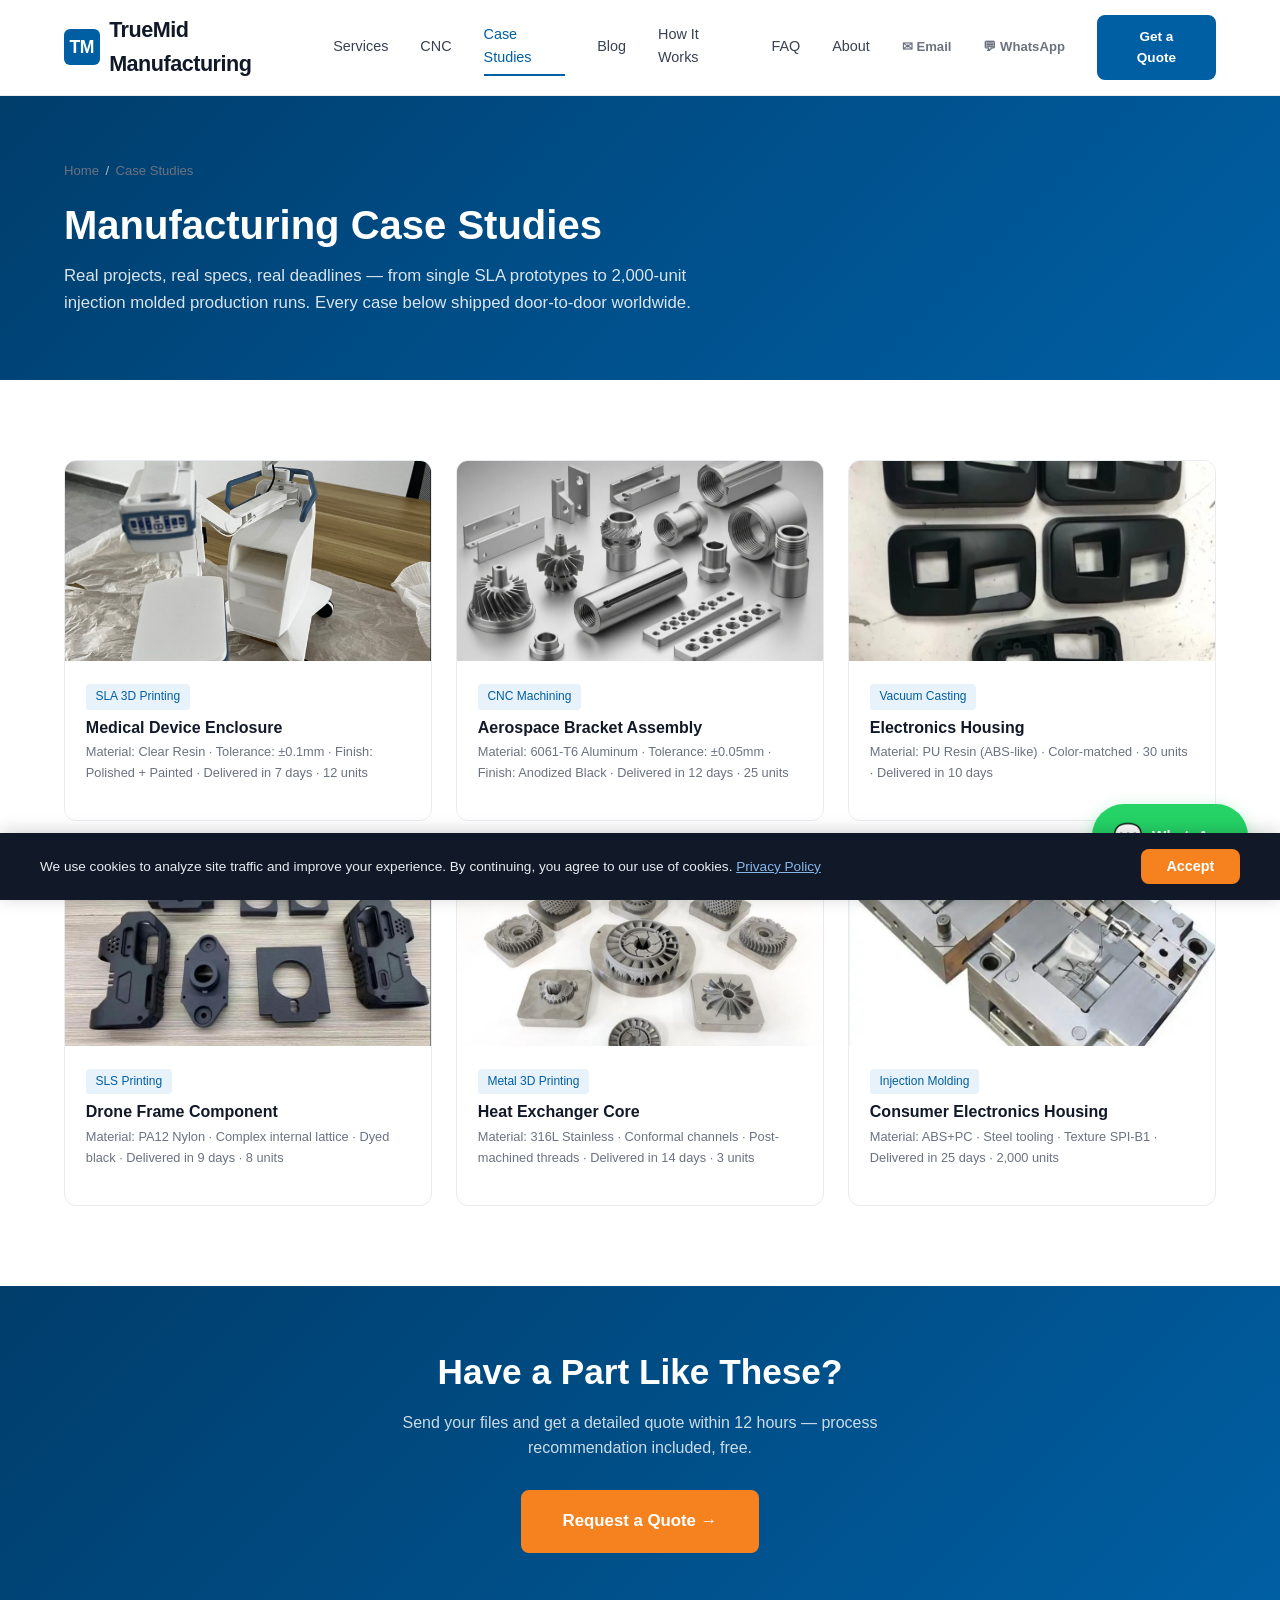
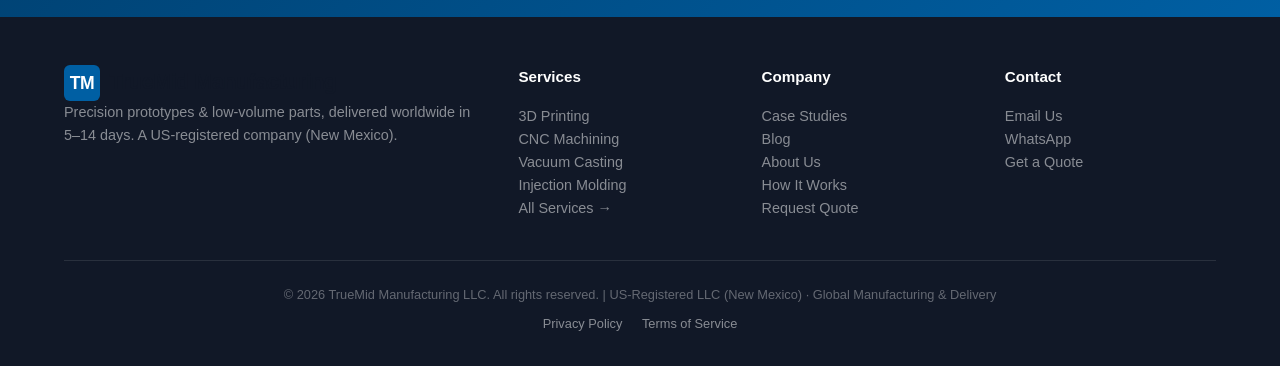
<file: cases.html>
<!DOCTYPE html>
<html lang="en">
<head>
<meta charset="UTF-8">
<meta name="viewport" content="width=device-width, initial-scale=1.0">
<title>Manufacturing Case Studies — 3D Printing, CNC, Casting & Molding | TrueMid</title>
<meta name="description" content="TrueMid Manufacturing case studies: SLA prototypes, CNC aluminum brackets, vacuum cast housings, SLS lattice parts, DMLS metal cores, and injection molded production runs delivered worldwide.">
<meta property="og:title" content="Manufacturing Case Studies — 3D Printing, CNC, Casting & Molding | TrueMid">
<meta property="og:description" content="TrueMid Manufacturing case studies: SLA prototypes, CNC aluminum brackets, vacuum cast housings, SLS lattice parts, DMLS metal cores, and injection molded production runs delivered worldwide.">
<meta property="og:type" content="article">
<meta property="og:url" content="https://www.truemidmanufacturing.com/cases.html">
<link rel="canonical" href="https://www.truemidmanufacturing.com/cases.html">
<link rel="icon" href="data:image/svg+xml,<svg xmlns='http://www.w3.org/2000/svg' viewBox='0 0 100 100'><text y='.9em' font-size='90'>🔧</text></svg>">
<link rel="stylesheet" href="assets/style.css">
<script type="application/ld+json">
{
  "@context": "https://schema.org",
  "@type": "BreadcrumbList",
  "itemListElement": [
    {
      "@type": "ListItem",
      "position": 1,
      "name": "Home",
      "item": "https://www.truemidmanufacturing.com/"
    },
    {
      "@type": "ListItem",
      "position": 2,
      "name": "Case Studies",
      "item": "https://www.truemidmanufacturing.com/cases.html"
    }
  ]
}
</script></head>
<body>
<a href="https://wa.me/8615291861855?text=Hello%2C%20I%20need%20a%20quote%20for%20manufacturing%20services" class="wa-float" target="_blank" rel="noopener" aria-label="Chat on WhatsApp">
  <span class="wa-icon">&#128172;</span> WhatsApp
</a>
<header id="header">
<div class="header-inner">
<a href="index.html" class="logo">
    <span class="logo-icon">TM</span>
    TrueMid Manufacturing
  </a>
  <button class="menu-toggle" onclick="toggleMenu()" aria-label="Menu">
    <span></span><span></span><span></span>
  </button>
  <nav id="nav">
    <a href="index.html#services">Services</a>
    <a href="cnc.html">CNC</a>
    <a href="cases.html" class="active">Case Studies</a>
    <a href="blog.html">Blog</a>
    <a href="index.html#how">How It Works</a>
    <a href="index.html#faq">FAQ</a>
    <a href="index.html#about">About</a>
    <a href="mailto:bruce@truemidmanufacturing.com" class="nav-contact" title="Email us">&#9993;&#xFE0E; Email</a>
    <a href="https://wa.me/8615291861855?text=Hello%2C%20I%20need%20a%20quote%20for%20manufacturing%20services" class="nav-contact" target="_blank" rel="noopener" title="Chat on WhatsApp">&#128172;&#xFE0E; WhatsApp</a>
    <a href="index.html#contact" class="btn btn-primary">Get a Quote</a>
  </nav>
</div>
</header>
<!-- ===== PAGE HERO ===== -->
<section class="page-hero">
<div class="container">
  <div class="breadcrumb"><a href="index.html">Home</a><span>/</span>Case Studies</div>
  <h1>Manufacturing Case Studies</h1>
  <p>Real projects, real specs, real deadlines &mdash; from single SLA prototypes to 2,000-unit injection molded production runs. Every case below shipped door-to-door worldwide.</p>
</div>
</section>

<!-- ===== CASE LIST ===== -->
<section>
<div class="container">
  <div class="cases-grid">
    <a class="case-card fade-in" href="cases/medical-device-enclosure.html">
      <div class="case-img">
        <img src="images/case-sla.jpg" alt="Medical Device Enclosure" loading="lazy" width="600" height="400">
      </div>
      <div class="case-body">
        <span class="tag">SLA 3D Printing</span>
        <h3>Medical Device Enclosure</h3>
        <p class="specs">Material: Clear Resin · Tolerance: ±0.1mm · Finish: Polished + Painted · Delivered in 7 days · 12 units</p>
      </div>
    </a>

    <a class="case-card fade-in" href="cases/aerospace-bracket.html">
      <div class="case-img">
        <img src="images/case-cnc.jpg" alt="Aerospace Bracket Assembly" loading="lazy" width="600" height="400">
      </div>
      <div class="case-body">
        <span class="tag">CNC Machining</span>
        <h3>Aerospace Bracket Assembly</h3>
        <p class="specs">Material: 6061-T6 Aluminum · Tolerance: ±0.05mm · Finish: Anodized Black · Delivered in 12 days · 25 units</p>
      </div>
    </a>

    <a class="case-card fade-in" href="cases/electronics-housing.html">
      <div class="case-img">
        <img src="images/case-vacuum.jpg" alt="Electronics Housing" loading="lazy" width="600" height="400">
      </div>
      <div class="case-body">
        <span class="tag">Vacuum Casting</span>
        <h3>Electronics Housing</h3>
        <p class="specs">Material: PU Resin (ABS-like) · Color-matched · 30 units · Delivered in 10 days</p>
      </div>
    </a>

    <a class="case-card fade-in" href="cases/drone-frame-component.html">
      <div class="case-img">
        <img src="images/case-sls.jpg" alt="Drone Frame Component" loading="lazy" width="600" height="400">
      </div>
      <div class="case-body">
        <span class="tag">SLS Printing</span>
        <h3>Drone Frame Component</h3>
        <p class="specs">Material: PA12 Nylon · Complex internal lattice · Dyed black · Delivered in 9 days · 8 units</p>
      </div>
    </a>

    <a class="case-card fade-in" href="cases/heat-exchanger-core.html">
      <div class="case-img">
        <img src="images/case-metal.jpg" alt="Heat Exchanger Core" loading="lazy" width="600" height="400">
      </div>
      <div class="case-body">
        <span class="tag">Metal 3D Printing</span>
        <h3>Heat Exchanger Core</h3>
        <p class="specs">Material: 316L Stainless · Conformal channels · Post-machined threads · Delivered in 14 days · 3 units</p>
      </div>
    </a>

    <a class="case-card fade-in" href="cases/consumer-electronics-housing.html">
      <div class="case-img">
        <img src="images/case-injection.jpg" alt="Consumer Electronics Housing" loading="lazy" width="600" height="400">
      </div>
      <div class="case-body">
        <span class="tag">Injection Molding</span>
        <h3>Consumer Electronics Housing</h3>
        <p class="specs">Material: ABS+PC · Steel tooling · Texture SPI-B1 · Delivered in 25 days · 2,000 units</p>
      </div>
    </a>
  </div>
</div>
</section>

<!-- ===== CTA ===== -->
<section class="cta">
<div class="container fade-in">
  <h2>Have a Part Like These?</h2>
  <p>Send your files and get a detailed quote within 12 hours &mdash; process recommendation included, free.</p>
  <a href="index.html#contact" class="btn btn-orange">Request a Quote &rarr;</a>
</div>
</section>
<footer>
<div class="container">
  <div class="footer-grid" style="grid-template-columns:2fr 1fr 1fr 1fr">
    <div>
      <div class="logo"><span class="logo-icon">TM</span> TrueMid Manufacturing</div>
      <p style="color:rgba(255,255,255,.5)">Precision prototypes &amp; low-volume parts, delivered worldwide in 5&ndash;14 days. A US-registered company (New Mexico).</p>
    </div>
    <div>
      <h4>Services</h4>
      <a href="index.html#services">3D Printing</a><br>
      <a href="cnc.html">CNC Machining</a><br>
      <a href="index.html#services">Vacuum Casting</a><br>
      <a href="index.html#services">Injection Molding</a><br>
      <a href="index.html#services">All Services &rarr;</a>
    </div>
    <div>
      <h4>Company</h4>
      <a href="cases.html">Case Studies</a><br>
      <a href="blog.html">Blog</a><br>
      <a href="index.html#about">About Us</a><br>
      <a href="index.html#how">How It Works</a><br>
      <a href="index.html#contact">Request Quote</a>
    </div>
    <div>
      <h4>Contact</h4>
      <a href="mailto:bruce@truemidmanufacturing.com">Email Us</a><br>
      <a href="https://wa.me/8615291861855?text=Hello%2C%20I%20need%20a%20quote%20for%20manufacturing%20services" target="_blank" rel="noopener">WhatsApp</a><br>
      <a href="index.html#contact">Get a Quote</a>
    </div>
  </div>
  <div class="footer-bottom">
    &copy; 2026 TrueMid Manufacturing LLC. All rights reserved. | US-Registered LLC (New Mexico) &middot; Global Manufacturing &amp; Delivery
    <div class="footer-legal">
      <a href="privacy.html">Privacy Policy</a>
      <a href="terms.html">Terms of Service</a>
    </div>
  </div>
</div>
</footer>
<script>
function toggleMenu(){document.getElementById('nav').classList.toggle('open')}
document.querySelectorAll('nav a').forEach(a=>a.addEventListener('click',()=>document.getElementById('nav').classList.remove('open')));
window.addEventListener('scroll',()=>document.getElementById('header').classList.toggle('scrolled',window.scrollY>10));
const observer=new IntersectionObserver((e)=>{e.forEach(e=>{if(e.isIntersecting){e.target.classList.add('visible');observer.unobserve(e.target)}})},{threshold:0.15});
document.querySelectorAll('.fade-in').forEach(el=>observer.observe(el));
</script>

<script src="assets/analytics.js"></script>
</body>
</html>
</file>
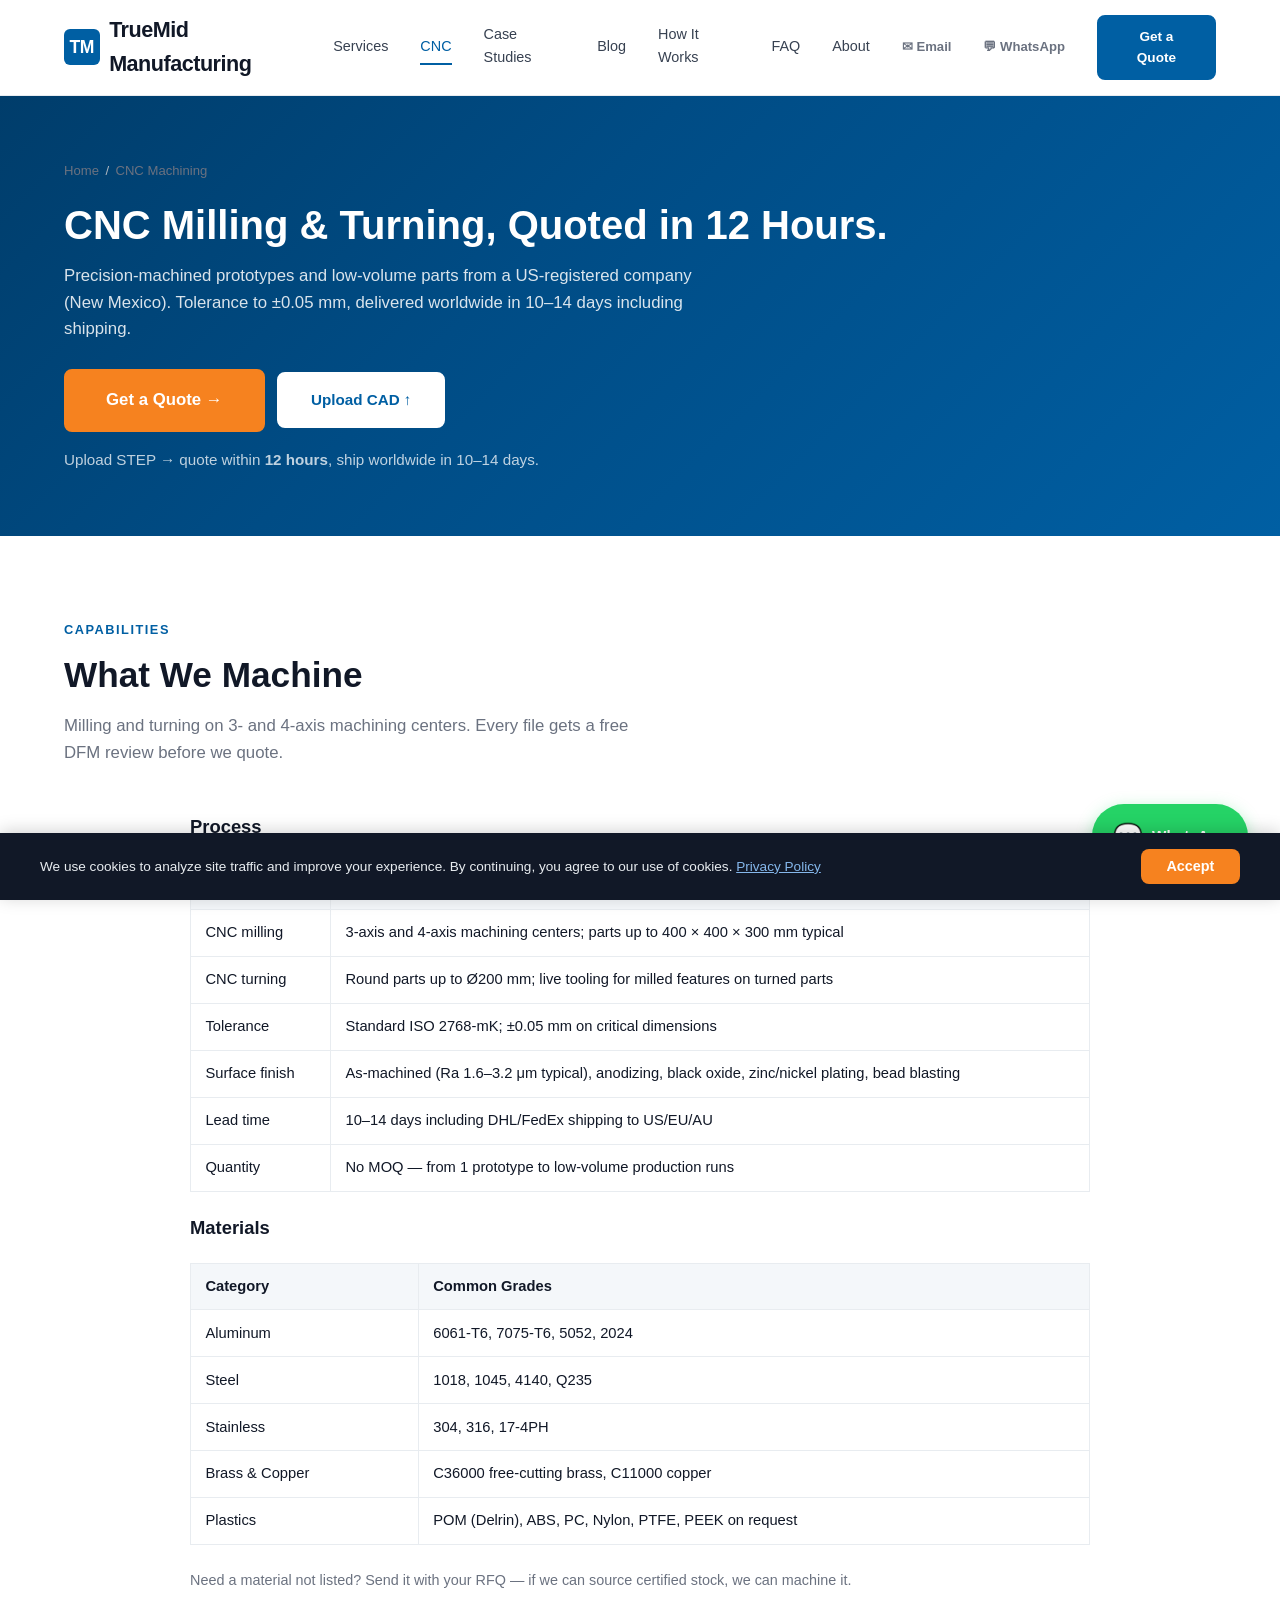
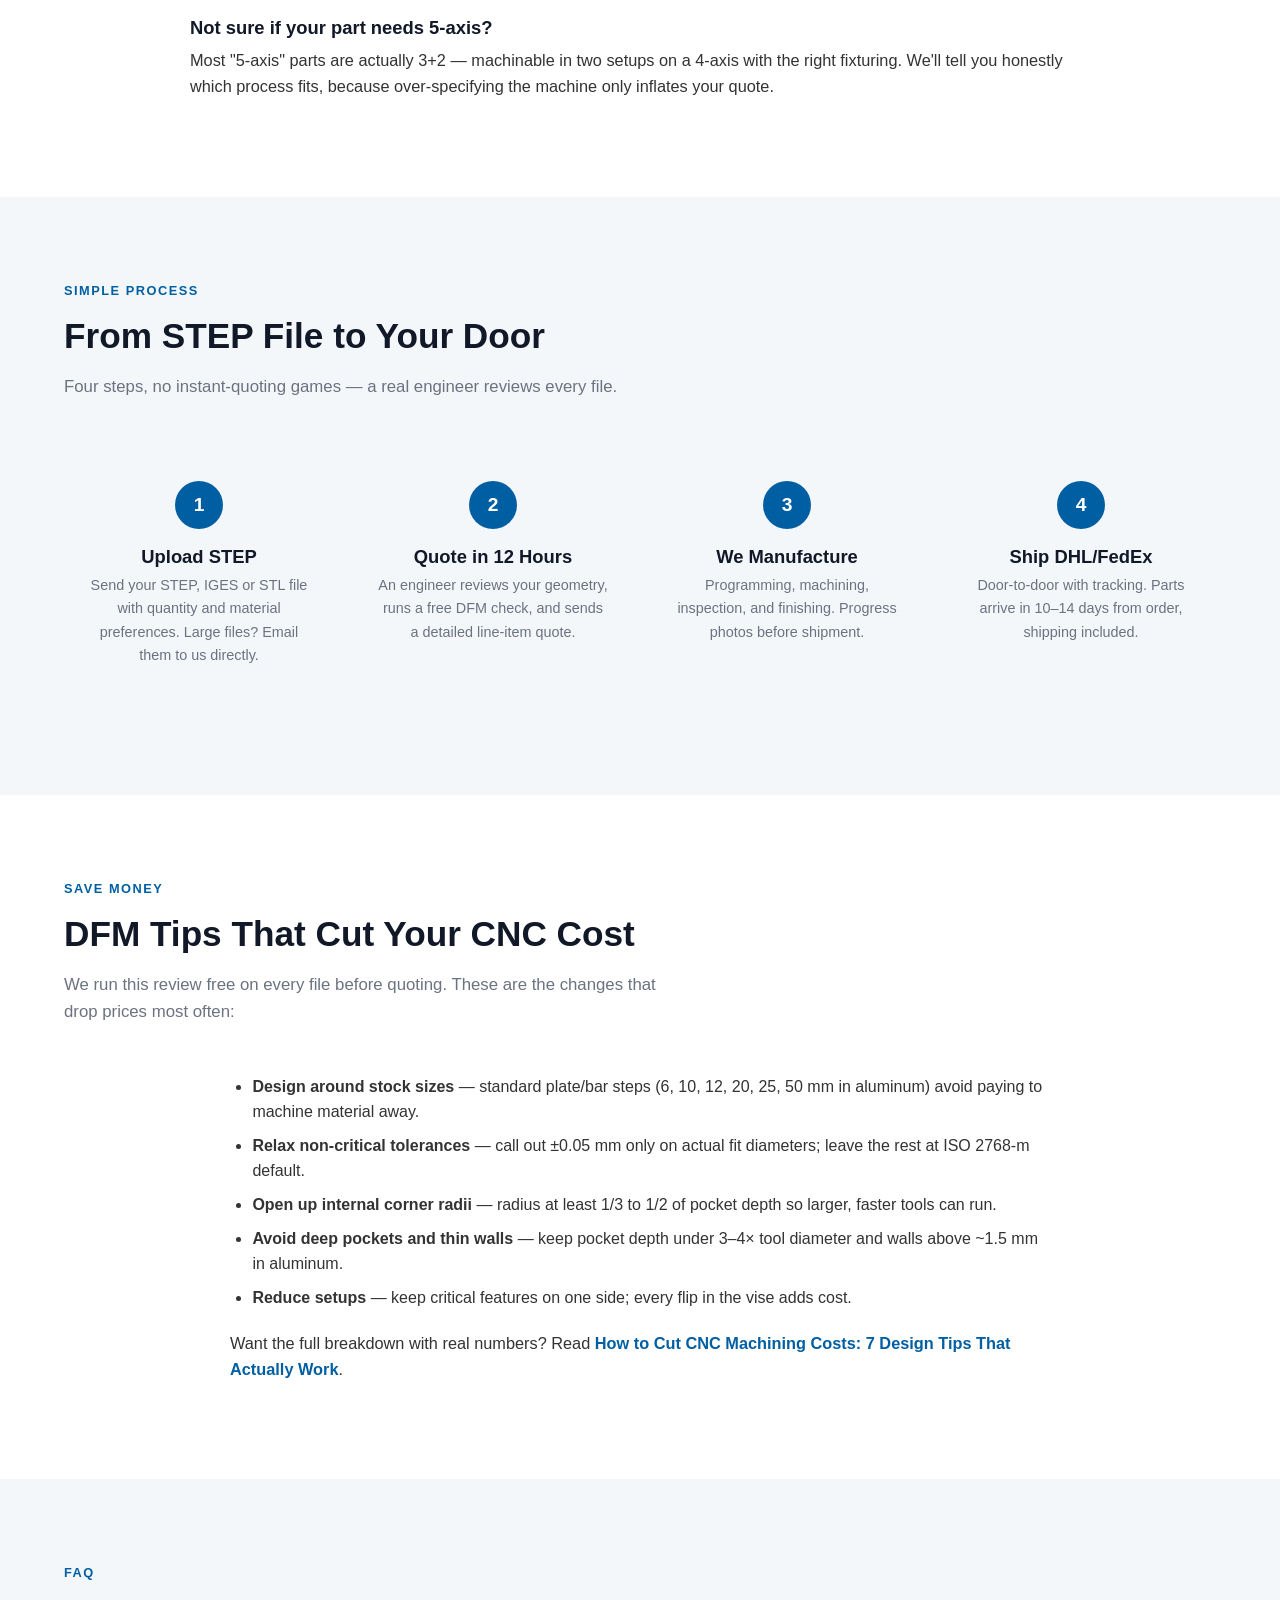
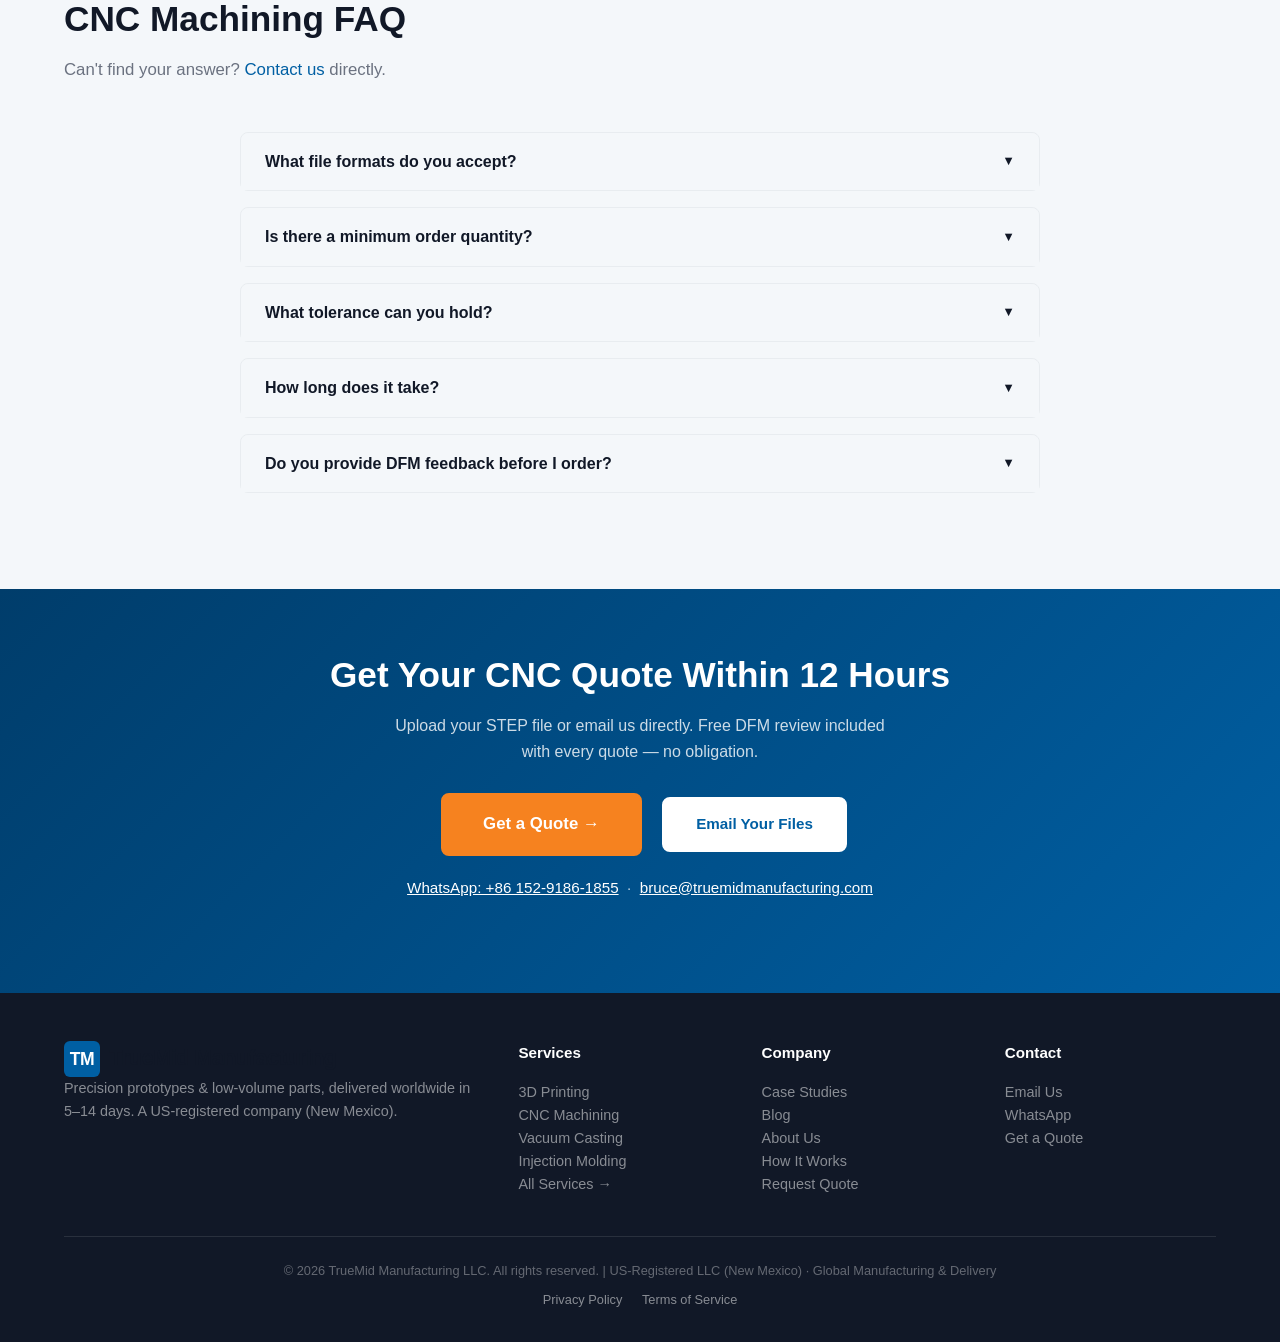
<file: cnc.html>
<!DOCTYPE html>
<html lang="en">
<head>
<meta charset="UTF-8">
<meta name="viewport" content="width=device-width, initial-scale=1.0">
<title>CNC Machining Services | Precision Milling &amp; Turning | TrueMid</title>
<meta name="description" content="Precision CNC milling &amp; turning from TrueMid Manufacturing LLC, a US-registered company (New Mexico). Tolerance to &plusmn;0.05 mm, lead time 10&ndash;14 days incl. shipping, quote within 12 hours. Aluminum, steel, stainless, brass, engineering plastics.">
<meta name="google-site-verification" content="bvfzXEnjgNZhoyJot7tHPM84sSnxjBn0_cTsENmNcfw">
<!-- Open Graph / LinkedIn -->
<meta property="og:title" content="CNC Machining Services | Precision Milling &amp; Turning | TrueMid">
<meta property="og:description" content="US-registered company (New Mexico). CNC milling &amp; turning, tolerance &plusmn;0.05 mm, 10&ndash;14 days incl. shipping. Upload STEP, get a quote within 12 hours.">
<meta property="og:type" content="website">
<meta property="og:url" content="https://www.truemidmanufacturing.com/cnc.html">
<meta property="og:image" content="https://www.truemidmanufacturing.com/images/case-cnc.jpg">
<!-- Twitter Card -->
<meta name="twitter:card" content="summary_large_image">
<meta name="twitter:title" content="CNC Machining Services | TrueMid Manufacturing">
<meta name="twitter:description" content="CNC milling &amp; turning, &plusmn;0.05 mm, 10&ndash;14 days incl. shipping. Quote within 12 hours.">
<meta name="twitter:image" content="https://www.truemidmanufacturing.com/images/case-cnc.jpg">
<!-- Favicon -->
<link rel="icon" href="data:image/svg+xml,<svg xmlns='http://www.w3.org/2000/svg' viewBox='0 0 100 100'><text y='.9em' font-size='90'>🔧</text></svg>">
<!-- Canonical -->
<link rel="canonical" href="https://www.truemidmanufacturing.com/cnc.html">
<link rel="stylesheet" href="assets/style.css">
</head>
<body>

<!-- ===== WhatsApp Floating Button ===== -->
<a href="https://wa.me/8615291861855?text=Hello%2C%20I%20need%20a%20quote%20for%20manufacturing%20services" class="wa-float" target="_blank" rel="noopener" aria-label="Chat on WhatsApp">
  <span class="wa-icon">&#128172;</span> WhatsApp
</a>

<!-- ===== HEADER ===== -->
<header id="header">
<div class="header-inner">
  <a href="index.html" class="logo">
    <span class="logo-icon">TM</span>
    TrueMid Manufacturing
  </a>
  <button class="menu-toggle" onclick="toggleMenu()" aria-label="Menu">
    <span></span><span></span><span></span>
  </button>
  <nav id="nav">
    <a href="index.html#services">Services</a>
    <a href="cnc.html" class="active">CNC</a>
    <a href="cases.html">Case Studies</a>
    <a href="blog.html">Blog</a>
    <a href="index.html#how">How It Works</a>
    <a href="index.html#faq">FAQ</a>
    <a href="index.html#about">About</a>
    <a href="mailto:bruce@truemidmanufacturing.com" class="nav-contact" title="Email us">&#9993;&#xFE0E; Email</a>
    <a href="https://wa.me/8615291861855?text=Hello%2C%20I%20need%20a%20quote%20for%20manufacturing%20services" class="nav-contact" target="_blank" rel="noopener" title="Chat on WhatsApp">&#128172;&#xFE0E; WhatsApp</a>
    <a href="index.html#contact" class="btn btn-primary">Get a Quote</a>
  </nav>
</div>
</header>

<!-- ===== PAGE HERO ===== -->
<section class="page-hero">
<div class="container">
  <div class="breadcrumb"><a href="index.html">Home</a><span>/</span>CNC Machining</div>
  <h1>CNC Milling &amp; Turning, Quoted in 12 Hours.</h1>
  <p>Precision-machined prototypes and low-volume parts from a US-registered company (New Mexico). Tolerance to &plusmn;0.05&nbsp;mm, delivered worldwide in 10&ndash;14 days including shipping.</p>
  <div style="margin-top:1.6rem">
    <a href="index.html#contact" class="btn btn-orange">Get a Quote &rarr;</a>
    <a href="index.html#contact" class="btn btn-white" style="margin-left:.5rem">Upload CAD &uarr;</a>
  </div>
  <p style="margin-top:1rem;font-size:.95rem;color:rgba(255,255,255,.75)">Upload STEP &rarr; quote within <strong>12 hours</strong>, ship worldwide in 10&ndash;14 days.</p>
</div>
</section>

<!-- ===== CAPABILITIES ===== -->
<section id="capabilities">
<div class="container">
  <span class="section-label">Capabilities</span>
  <h2 class="section-title">What We Machine</h2>
  <p class="section-sub">Milling and turning on 3- and 4-axis machining centers. Every file gets a free DFM review before we quote.</p>
  <div class="detail-wrap fade-in" style="max-width:900px">
    <div class="detail-body">
      <h3>Process</h3>
      <table>
        <tr><th>Capability</th><th>Detail</th></tr>
        <tr><td>CNC milling</td><td>3-axis and 4-axis machining centers; parts up to 400 &times; 400 &times; 300 mm typical</td></tr>
        <tr><td>CNC turning</td><td>Round parts up to &Oslash;200 mm; live tooling for milled features on turned parts</td></tr>
        <tr><td>Tolerance</td><td>Standard ISO 2768-mK; &plusmn;0.05 mm on critical dimensions</td></tr>
        <tr><td>Surface finish</td><td>As-machined (Ra 1.6&ndash;3.2 &mu;m typical), anodizing, black oxide, zinc/nickel plating, bead blasting</td></tr>
        <tr><td>Lead time</td><td>10&ndash;14 days including DHL/FedEx shipping to US/EU/AU</td></tr>
        <tr><td>Quantity</td><td>No MOQ &mdash; from 1 prototype to low-volume production runs</td></tr>
      </table>

      <h3>Materials</h3>
      <table>
        <tr><th>Category</th><th>Common Grades</th></tr>
        <tr><td>Aluminum</td><td>6061-T6, 7075-T6, 5052, 2024</td></tr>
        <tr><td>Steel</td><td>1018, 1045, 4140, Q235</td></tr>
        <tr><td>Stainless</td><td>304, 316, 17-4PH</td></tr>
        <tr><td>Brass &amp; Copper</td><td>C36000 free-cutting brass, C11000 copper</td></tr>
        <tr><td>Plastics</td><td>POM (Delrin), ABS, PC, Nylon, PTFE, PEEK on request</td></tr>
      </table>
      <p style="font-size:.9rem;color:var(--gray-500)">Need a material not listed? Send it with your RFQ &mdash; if we can source certified stock, we can machine it.</p>

      <h3>Not sure if your part needs 5-axis?</h3>
      <p>Most "5-axis" parts are actually 3+2 &mdash; machinable in two setups on a 4-axis with the right fixturing. We'll tell you honestly which process fits, because over-specifying the machine only inflates your quote.</p>
    </div>
  </div>
</div>
</section>

<!-- ===== HOW IT WORKS ===== -->
<section id="process" style="background:var(--gray-50)">
<div class="container">
  <span class="section-label">Simple Process</span>
  <h2 class="section-title">From STEP File to Your Door</h2>
  <p class="section-sub">Four steps, no instant-quoting games &mdash; a real engineer reviews every file.</p>
  <div class="steps">
    <div class="step-card fade-in">
      <div class="step-num">1</div>
      <h3>Upload STEP</h3>
      <p>Send your STEP, IGES or STL file with quantity and material preferences. Large files? Email them to us directly.</p>
    </div>
    <div class="step-card fade-in">
      <div class="step-num">2</div>
      <h3>Quote in 12 Hours</h3>
      <p>An engineer reviews your geometry, runs a free DFM check, and sends a detailed line-item quote.</p>
    </div>
    <div class="step-card fade-in">
      <div class="step-num">3</div>
      <h3>We Manufacture</h3>
      <p>Programming, machining, inspection, and finishing. Progress photos before shipment.</p>
    </div>
    <div class="step-card fade-in">
      <div class="step-num">4</div>
      <h3>Ship DHL/FedEx</h3>
      <p>Door-to-door with tracking. Parts arrive in 10&ndash;14 days from order, shipping included.</p>
    </div>
  </div>
</div>
</section>

<!-- ===== DFM TIPS ===== -->
<section id="dfm">
<div class="container">
  <span class="section-label">Save Money</span>
  <h2 class="section-title">DFM Tips That Cut Your CNC Cost</h2>
  <p class="section-sub">We run this review free on every file before quoting. These are the changes that drop prices most often:</p>
  <div class="detail-wrap fade-in" style="max-width:820px">
    <div class="detail-body">
      <ul>
        <li><strong>Design around stock sizes</strong> &mdash; standard plate/bar steps (6, 10, 12, 20, 25, 50 mm in aluminum) avoid paying to machine material away.</li>
        <li><strong>Relax non-critical tolerances</strong> &mdash; call out &plusmn;0.05 mm only on actual fit diameters; leave the rest at ISO 2768-m default.</li>
        <li><strong>Open up internal corner radii</strong> &mdash; radius at least 1/3 to 1/2 of pocket depth so larger, faster tools can run.</li>
        <li><strong>Avoid deep pockets and thin walls</strong> &mdash; keep pocket depth under 3&ndash;4&times; tool diameter and walls above ~1.5 mm in aluminum.</li>
        <li><strong>Reduce setups</strong> &mdash; keep critical features on one side; every flip in the vise adds cost.</li>
      </ul>
      <p>Want the full breakdown with real numbers? Read <a href="blog/reduce-cnc-machining-costs.html"><strong>How to Cut CNC Machining Costs: 7 Design Tips That Actually Work</strong></a>.</p>
    </div>
  </div>
</div>
</section>

<!-- ===== FAQ ===== -->
<section id="faq" style="background:var(--gray-50)">
<div class="container">
  <span class="section-label">FAQ</span>
  <h2 class="section-title">CNC Machining FAQ</h2>
  <p class="section-sub">Can't find your answer? <a href="index.html#contact">Contact us</a> directly.</p>
  <div class="faq-list">

    <details class="faq-item">
      <summary class="faq-q">What file formats do you accept?</summary>
      <div class="faq-a">STEP is preferred, but we also accept IGES, STL, and native CAD files (SolidWorks, Fusion 360, Inventor). A 2D drawing with critical tolerances helps but is not required &mdash; we'll flag anything ambiguous during DFM review.</div>
    </details>

    <details class="faq-item">
      <summary class="faq-q">Is there a minimum order quantity?</summary>
      <div class="faq-a">No. CNC prototyping starts at 1 piece &mdash; no MOQ. Unit price drops significantly at 5, 25, and 100 pieces as setup cost amortizes; we'll show you the price curve in the quote.</div>
    </details>

    <details class="faq-item">
      <summary class="faq-q">What tolerance can you hold?</summary>
      <div class="faq-a">Standard tolerance is ISO 2768-mK. We hold &plusmn;0.05 mm on critical dimensions at no extra process risk &mdash; just mark them on your drawing. Tighter than &plusmn;0.02 mm is possible on bores and fits; tell us which features matter and we'll confirm feasibility before quoting.</div>
    </details>

    <details class="faq-item">
      <summary class="faq-q">How long does it take?</summary>
      <div class="faq-a">Typical lead time is 10&ndash;14 days from order to your door, including DHL/FedEx shipping to the US, EU, and Australia. Simple parts can ship faster; hardened-steel or plating-heavy jobs run the full 14 days. Your quote always states the committed date.</div>
    </details>

    <details class="faq-item">
      <summary class="faq-q">Do you provide DFM feedback before I order?</summary>
      <div class="faq-a">Yes &mdash; free, on every file, before you pay anything. We flag cost drivers (deep pockets, tight tolerances on non-critical faces, extra setups) and suggest design changes. See our <a href="blog/reduce-cnc-machining-costs.html">7 CNC cost-saving design tips</a> for the full method.</div>
    </details>

  </div>
</div>
</section>

<!-- ===== CTA ===== -->
<section class="cta">
<div class="container fade-in">
  <h2>Get Your CNC Quote Within 12 Hours</h2>
  <p>Upload your STEP file or email us directly. Free DFM review included with every quote &mdash; no obligation.</p>
  <a href="index.html#contact" class="btn btn-orange">Get a Quote &rarr;</a>
  <a href="mailto:bruce@truemidmanufacturing.com" class="btn btn-white" style="margin-left:.5rem">Email Your Files</a>
  <p style="margin-top:1.2rem;font-size:.95rem;color:rgba(255,255,255,.75)">
    <a href="https://wa.me/8615291861855?text=Hello%2C%20I%20need%20a%20quote%20for%20manufacturing%20services" target="_blank" rel="noopener" style="color:#fff;text-decoration:underline">WhatsApp: +86 152-9186-1855</a>
    &nbsp;&middot;&nbsp;
    <a href="mailto:bruce@truemidmanufacturing.com" style="color:#fff;text-decoration:underline">bruce@truemidmanufacturing.com</a>
  </p>
</div>
</section>

<!-- ===== FOOTER ===== -->
<footer>
<div class="container">
  <div class="footer-grid" style="grid-template-columns:2fr 1fr 1fr 1fr">
    <div>
      <div class="logo"><span class="logo-icon">TM</span> TrueMid Manufacturing</div>
      <p style="color:rgba(255,255,255,.5)">Precision prototypes &amp; low-volume parts, delivered worldwide in 5&ndash;14 days. A US-registered company (New Mexico).</p>
    </div>
    <div>
      <h4>Services</h4>
      <a href="index.html#services">3D Printing</a><br>
      <a href="cnc.html">CNC Machining</a><br>
      <a href="index.html#services">Vacuum Casting</a><br>
      <a href="index.html#services">Injection Molding</a><br>
      <a href="index.html#services">All Services &rarr;</a>
    </div>
    <div>
      <h4>Company</h4>
      <a href="cases.html">Case Studies</a><br>
      <a href="blog.html">Blog</a><br>
      <a href="index.html#about">About Us</a><br>
      <a href="index.html#how">How It Works</a><br>
      <a href="index.html#contact">Request Quote</a>
    </div>
    <div>
      <h4>Contact</h4>
      <a href="mailto:bruce@truemidmanufacturing.com">Email Us</a><br>
      <a href="https://wa.me/8615291861855?text=Hello%2C%20I%20need%20a%20quote%20for%20manufacturing%20services" target="_blank" rel="noopener">WhatsApp</a><br>
      <a href="index.html#contact">Get a Quote</a>
    </div>
  </div>
  <div class="footer-bottom">
    &copy; 2026 TrueMid Manufacturing LLC. All rights reserved. | US-Registered LLC (New Mexico) &middot; Global Manufacturing &amp; Delivery
    <div class="footer-legal">
      <a href="privacy.html">Privacy Policy</a>
      <a href="terms.html">Terms of Service</a>
    </div>
  </div>
</div>
</footer>

<!-- Toast -->
<div class="toast" id="toast"></div>

<script>
function toggleMenu(){document.getElementById('nav').classList.toggle('open')}
document.querySelectorAll('nav a').forEach(a=>a.addEventListener('click',()=>document.getElementById('nav').classList.remove('open')));
window.addEventListener('scroll',()=>document.getElementById('header').classList.toggle('scrolled',window.scrollY>10));
const observer=new IntersectionObserver((e)=>{e.forEach(e=>{if(e.isIntersecting){e.target.classList.add('visible');observer.unobserve(e.target)}})},{threshold:0.15});
document.querySelectorAll('.fade-in').forEach(el=>observer.observe(el));
</script>

<script type="application/ld+json">
{
  "@context": "https://schema.org",
  "@type": "BreadcrumbList",
  "itemListElement": [
    {"@type": "ListItem", "position": 1, "name": "Home", "item": "https://www.truemidmanufacturing.com/"},
    {"@type": "ListItem", "position": 2, "name": "CNC Machining", "item": "https://www.truemidmanufacturing.com/cnc.html"}
  ]
}
</script>
<script type="application/ld+json">
{
  "@context": "https://schema.org",
  "@type": "FAQPage",
  "mainEntity": [
    {
      "@type": "Question",
      "name": "What file formats do you accept for CNC machining?",
      "acceptedAnswer": {"@type": "Answer", "text": "STEP is preferred, but we also accept IGES, STL, and native CAD files (SolidWorks, Fusion 360, Inventor). A 2D drawing with critical tolerances helps but is not required — we flag anything ambiguous during DFM review."}
    },
    {
      "@type": "Question",
      "name": "Is there a minimum order quantity for CNC machining?",
      "acceptedAnswer": {"@type": "Answer", "text": "No. CNC prototyping starts at 1 piece — no MOQ. Unit price drops significantly at 5, 25, and 100 pieces as setup cost amortizes; we show the price curve in the quote."}
    },
    {
      "@type": "Question",
      "name": "What tolerance can you hold on CNC parts?",
      "acceptedAnswer": {"@type": "Answer", "text": "Standard tolerance is ISO 2768-mK. We hold ±0.05 mm on critical dimensions — just mark them on your drawing. Tighter than ±0.02 mm is possible on bores and fits; we confirm feasibility before quoting."}
    },
    {
      "@type": "Question",
      "name": "How long does CNC machining take?",
      "acceptedAnswer": {"@type": "Answer", "text": "Typical lead time is 10–14 days from order to your door, including DHL/FedEx shipping to the US, EU, and Australia. Your quote always states the committed date."}
    },
    {
      "@type": "Question",
      "name": "Do you provide DFM feedback before ordering?",
      "acceptedAnswer": {"@type": "Answer", "text": "Yes — free, on every file, before you pay anything. We flag cost drivers (deep pockets, tight tolerances on non-critical faces, extra setups) and suggest design changes."}
    }
  ]
}
</script>
<script type="application/ld+json">
{
  "@context": "https://schema.org",
  "@type": "Service",
  "name": "CNC Machining Services",
  "serviceType": "CNC Milling and Turning",
  "provider": {
    "@type": "Organization",
    "name": "TrueMid Manufacturing LLC",
    "url": "https://www.truemidmanufacturing.com/"
  },
  "areaServed": ["US", "CA", "GB", "DE", "AU", "Worldwide"],
  "description": "Precision CNC milling and turning. Tolerance to ±0.05 mm, lead time 10-14 days including DHL/FedEx shipping, quote within 12 hours. No MOQ."
}
</script>

<script src="assets/analytics.js"></script>
</body>
</html>
</file>
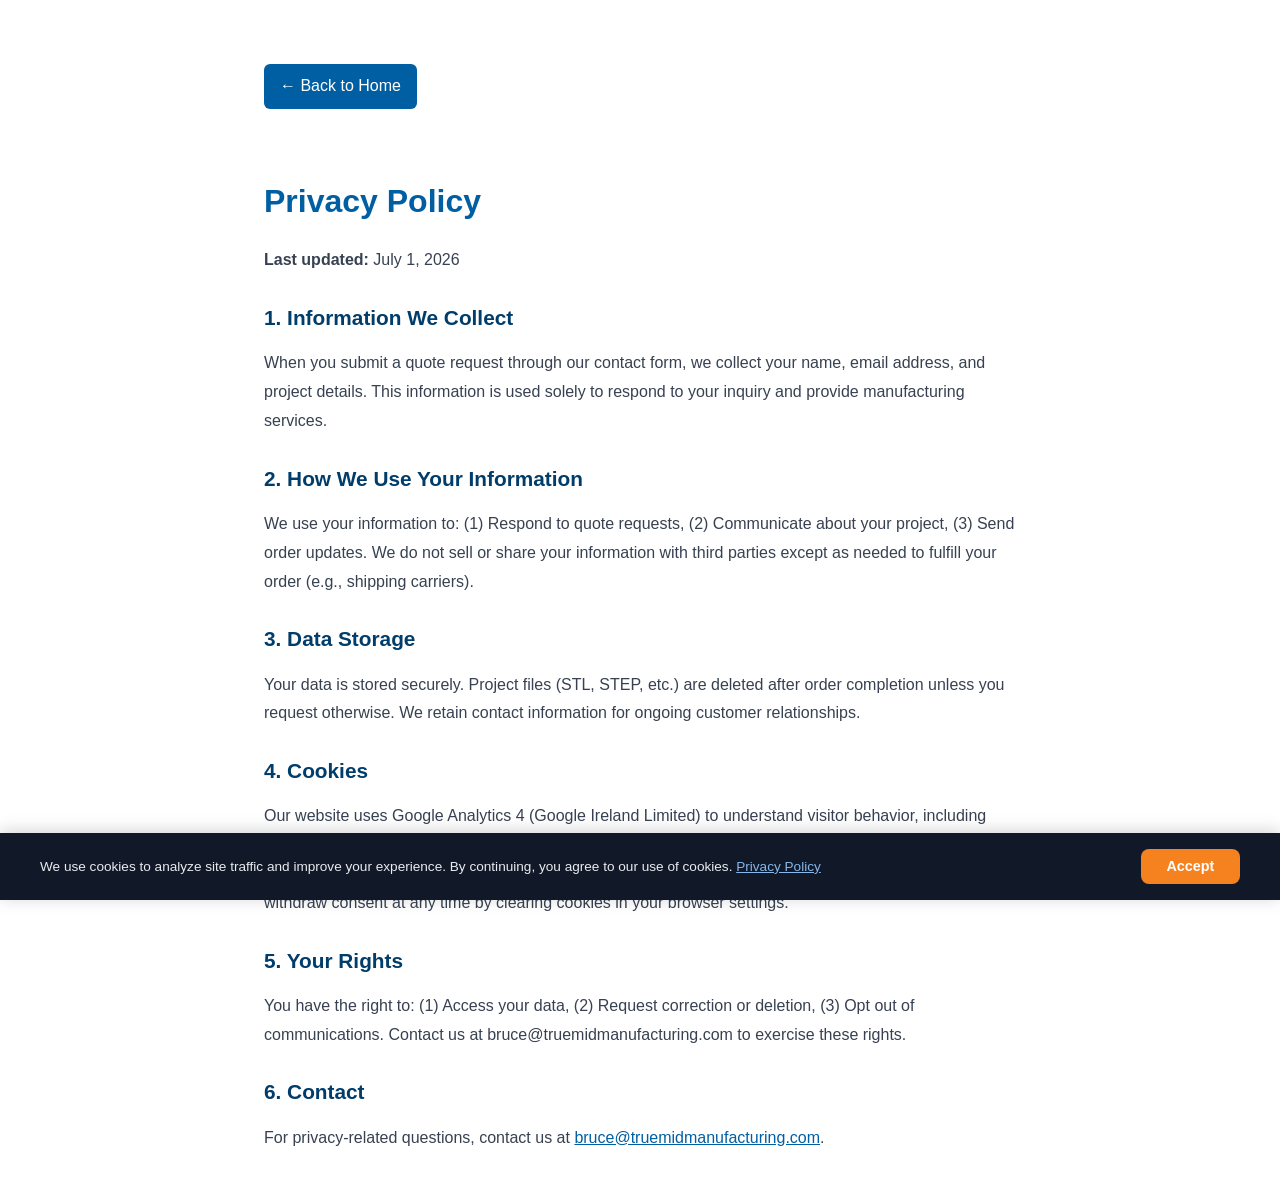
<file: privacy.html>
<!DOCTYPE html>
<html lang="en">
<head>
<meta charset="UTF-8">
<meta name="viewport" content="width=device-width, initial-scale=1.0">
<title>Privacy Policy - TrueMid Manufacturing</title>
<style>
*,*::before,*::after{box-sizing:border-box;margin:0;padding:0}
body{font-family:-apple-system,BlinkMacSystemFont,'Segoe UI',Roboto,sans-serif;color:#111827;line-height:1.8;max-width:800px;margin:0 auto;padding:2rem 1.5rem}
h1{font-size:2rem;margin:2rem 0 1rem;color:#005FA3}
h2{font-size:1.3rem;margin:1.5rem 0 .8rem;color:#003D6B}
p{margin-bottom:1rem;color:#374151}
a{color:#005FA3}
.back{display:inline-block;margin:2rem 0;padding:.5rem 1rem;background:#005FA3;color:white;border-radius:6px;text-decoration:none}
</style>
</head>
<body>
<a href="index.html" class="back">&larr; Back to Home</a>
<h1>Privacy Policy</h1>
<p><strong>Last updated:</strong> July 1, 2026</p>

<h2>1. Information We Collect</h2>
<p>When you submit a quote request through our contact form, we collect your name, email address, and project details. This information is used solely to respond to your inquiry and provide manufacturing services.</p>

<h2>2. How We Use Your Information</h2>
<p>We use your information to: (1) Respond to quote requests, (2) Communicate about your project, (3) Send order updates. We do not sell or share your information with third parties except as needed to fulfill your order (e.g., shipping carriers).</p>

<h2>3. Data Storage</h2>
<p>Your data is stored securely. Project files (STL, STEP, etc.) are deleted after order completion unless you request otherwise. We retain contact information for ongoing customer relationships.</p>

<h2>4. Cookies</h2>
<p>Our website uses Google Analytics 4 (Google Ireland Limited) to understand visitor behavior, including which pages are viewed and whether a quote request is submitted. Analytics cookies are only set after you click "Accept" on our cookie banner. If you do not accept, no analytics cookies are loaded. You can withdraw consent at any time by clearing cookies in your browser settings.</p>

<h2>5. Your Rights</h2>
<p>You have the right to: (1) Access your data, (2) Request correction or deletion, (3) Opt out of communications. Contact us at bruce@truemidmanufacturing.com to exercise these rights.</p>

<h2>6. Contact</h2>
<p>For privacy-related questions, contact us at <a href="mailto:bruce@truemidmanufacturing.com">bruce@truemidmanufacturing.com</a>.</p>

<script src="assets/analytics.js"></script>
</body>
</html>
</file>
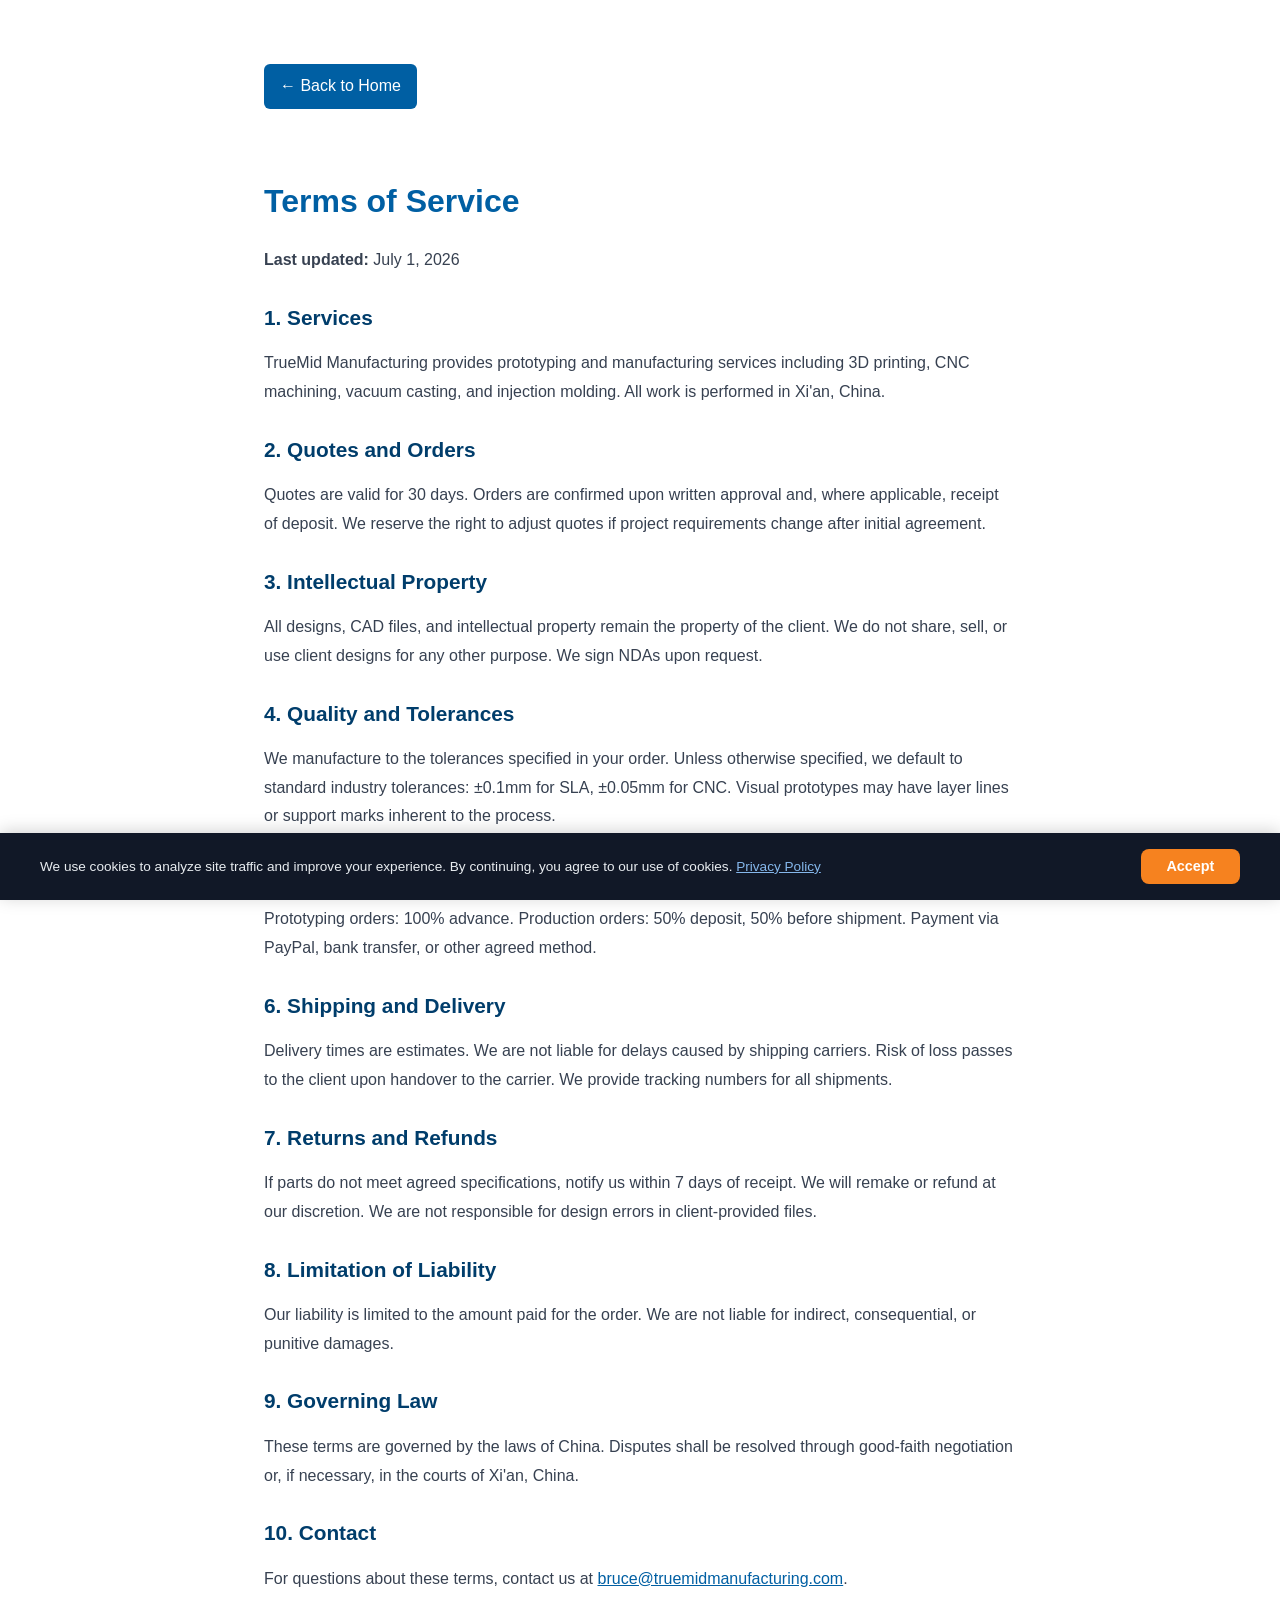
<file: terms.html>
<!DOCTYPE html>
<html lang="en">
<head>
<meta charset="UTF-8">
<meta name="viewport" content="width=device-width, initial-scale=1.0">
<title>Terms of Service - TrueMid Manufacturing</title>
<style>
*,*::before,*::after{box-sizing:border-box;margin:0;padding:0}
body{font-family:-apple-system,BlinkMacSystemFont,'Segoe UI',Roboto,sans-serif;color:#111827;line-height:1.8;max-width:800px;margin:0 auto;padding:2rem 1.5rem}
h1{font-size:2rem;margin:2rem 0 1rem;color:#005FA3}
h2{font-size:1.3rem;margin:1.5rem 0 .8rem;color:#003D6B}
p,li{margin-bottom:.8rem;color:#374151}
ul{padding-left:1.5rem}
a{color:#005FA3}
.back{display:inline-block;margin:2rem 0;padding:.5rem 1rem;background:#005FA3;color:white;border-radius:6px;text-decoration:none}
</style>
</head>
<body>
<a href="index.html" class="back">&larr; Back to Home</a>
<h1>Terms of Service</h1>
<p><strong>Last updated:</strong> July 1, 2026</p>

<h2>1. Services</h2>
<p>TrueMid Manufacturing provides prototyping and manufacturing services including 3D printing, CNC machining, vacuum casting, and injection molding. All work is performed in Xi'an, China.</p>

<h2>2. Quotes and Orders</h2>
<p>Quotes are valid for 30 days. Orders are confirmed upon written approval and, where applicable, receipt of deposit. We reserve the right to adjust quotes if project requirements change after initial agreement.</p>

<h2>3. Intellectual Property</h2>
<p>All designs, CAD files, and intellectual property remain the property of the client. We do not share, sell, or use client designs for any other purpose. We sign NDAs upon request.</p>

<h2>4. Quality and Tolerances</h2>
<p>We manufacture to the tolerances specified in your order. Unless otherwise specified, we default to standard industry tolerances: ±0.1mm for SLA, ±0.05mm for CNC. Visual prototypes may have layer lines or support marks inherent to the process.</p>

<h2>5. Payment Terms</h2>
<p> Prototyping orders: 100% advance. Production orders: 50% deposit, 50% before shipment. Payment via PayPal, bank transfer, or other agreed method.</p>

<h2>6. Shipping and Delivery</h2>
<p>Delivery times are estimates. We are not liable for delays caused by shipping carriers. Risk of loss passes to the client upon handover to the carrier. We provide tracking numbers for all shipments.</p>

<h2>7. Returns and Refunds</h2>
<p>If parts do not meet agreed specifications, notify us within 7 days of receipt. We will remake or refund at our discretion. We are not responsible for design errors in client-provided files.</p>

<h2>8. Limitation of Liability</h2>
<p>Our liability is limited to the amount paid for the order. We are not liable for indirect, consequential, or punitive damages.</p>

<h2>9. Governing Law</h2>
<p>These terms are governed by the laws of China. Disputes shall be resolved through good-faith negotiation or, if necessary, in the courts of Xi'an, China.</p>

<h2>10. Contact</h2>
<p>For questions about these terms, contact us at <a href="mailto:bruce@truemidmanufacturing.com">bruce@truemidmanufacturing.com</a>.</p>

<script src="assets/analytics.js"></script>
</body>
</html>
</file>
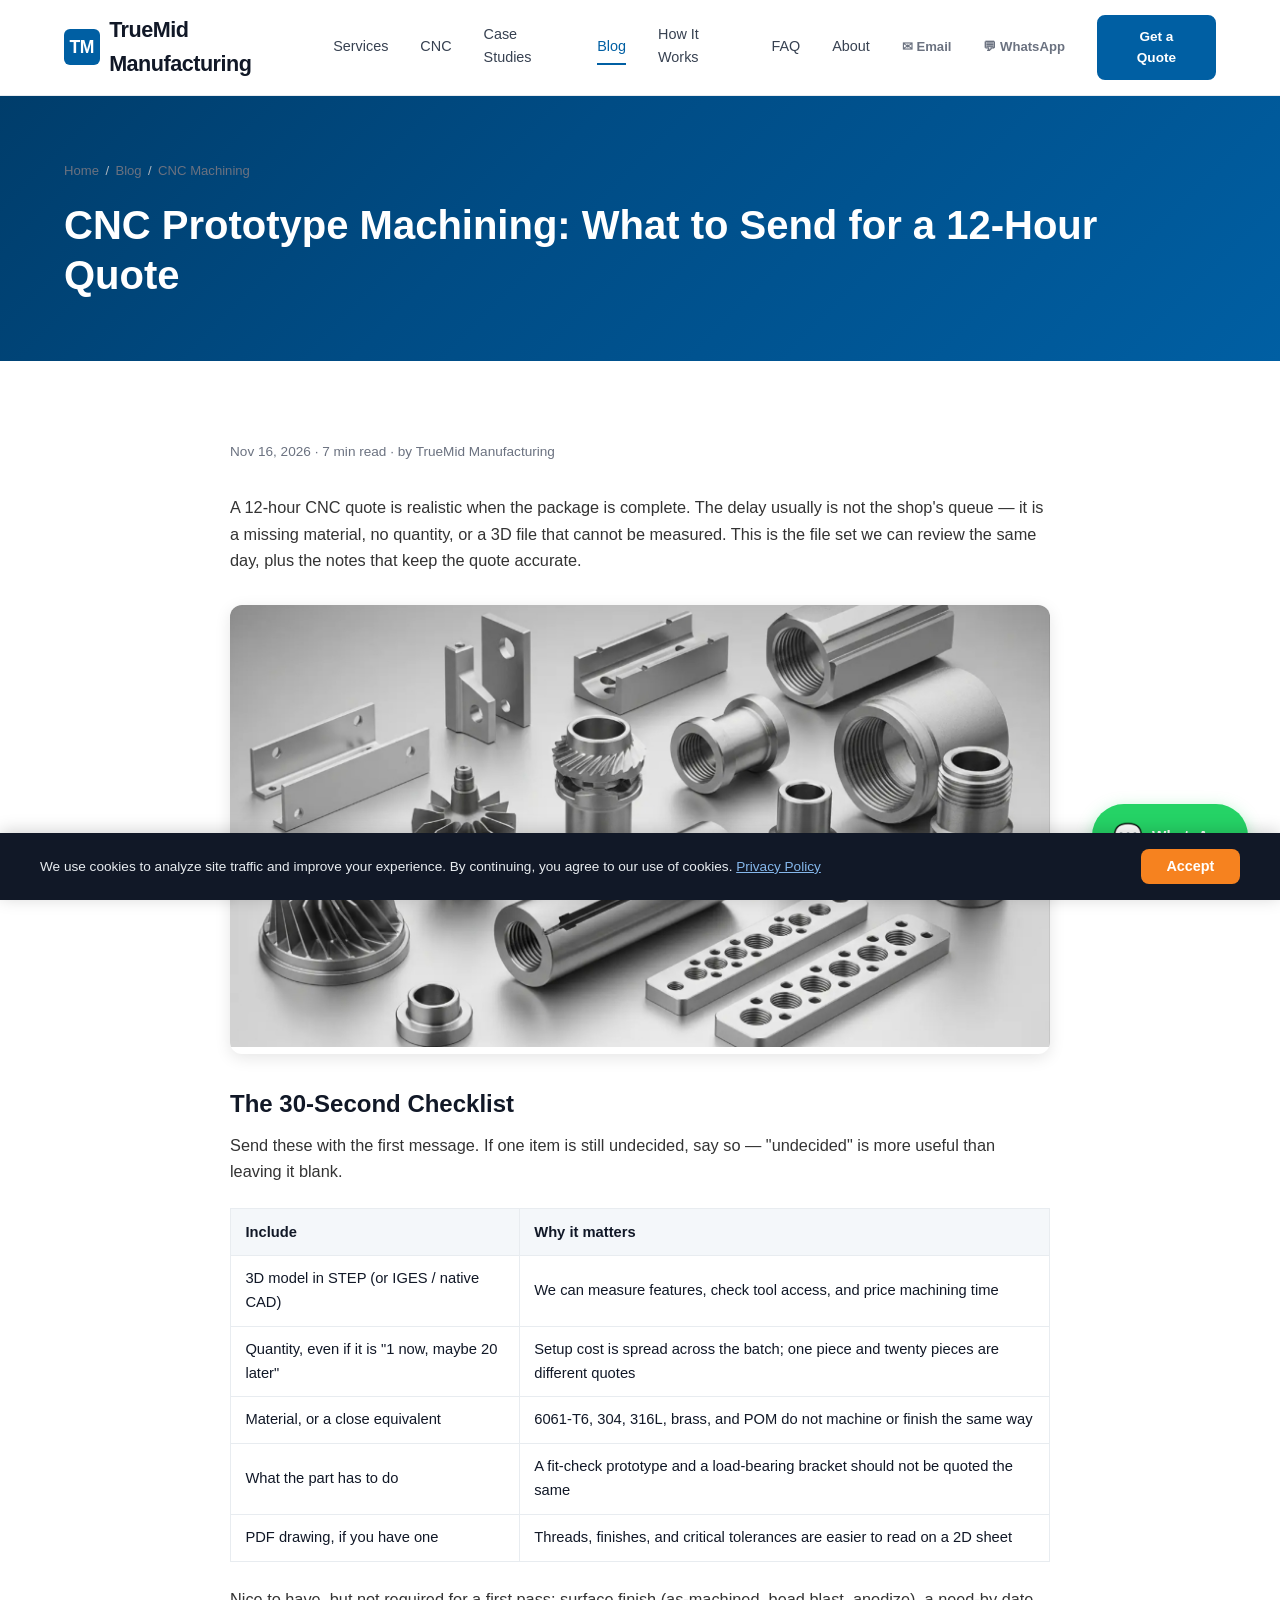
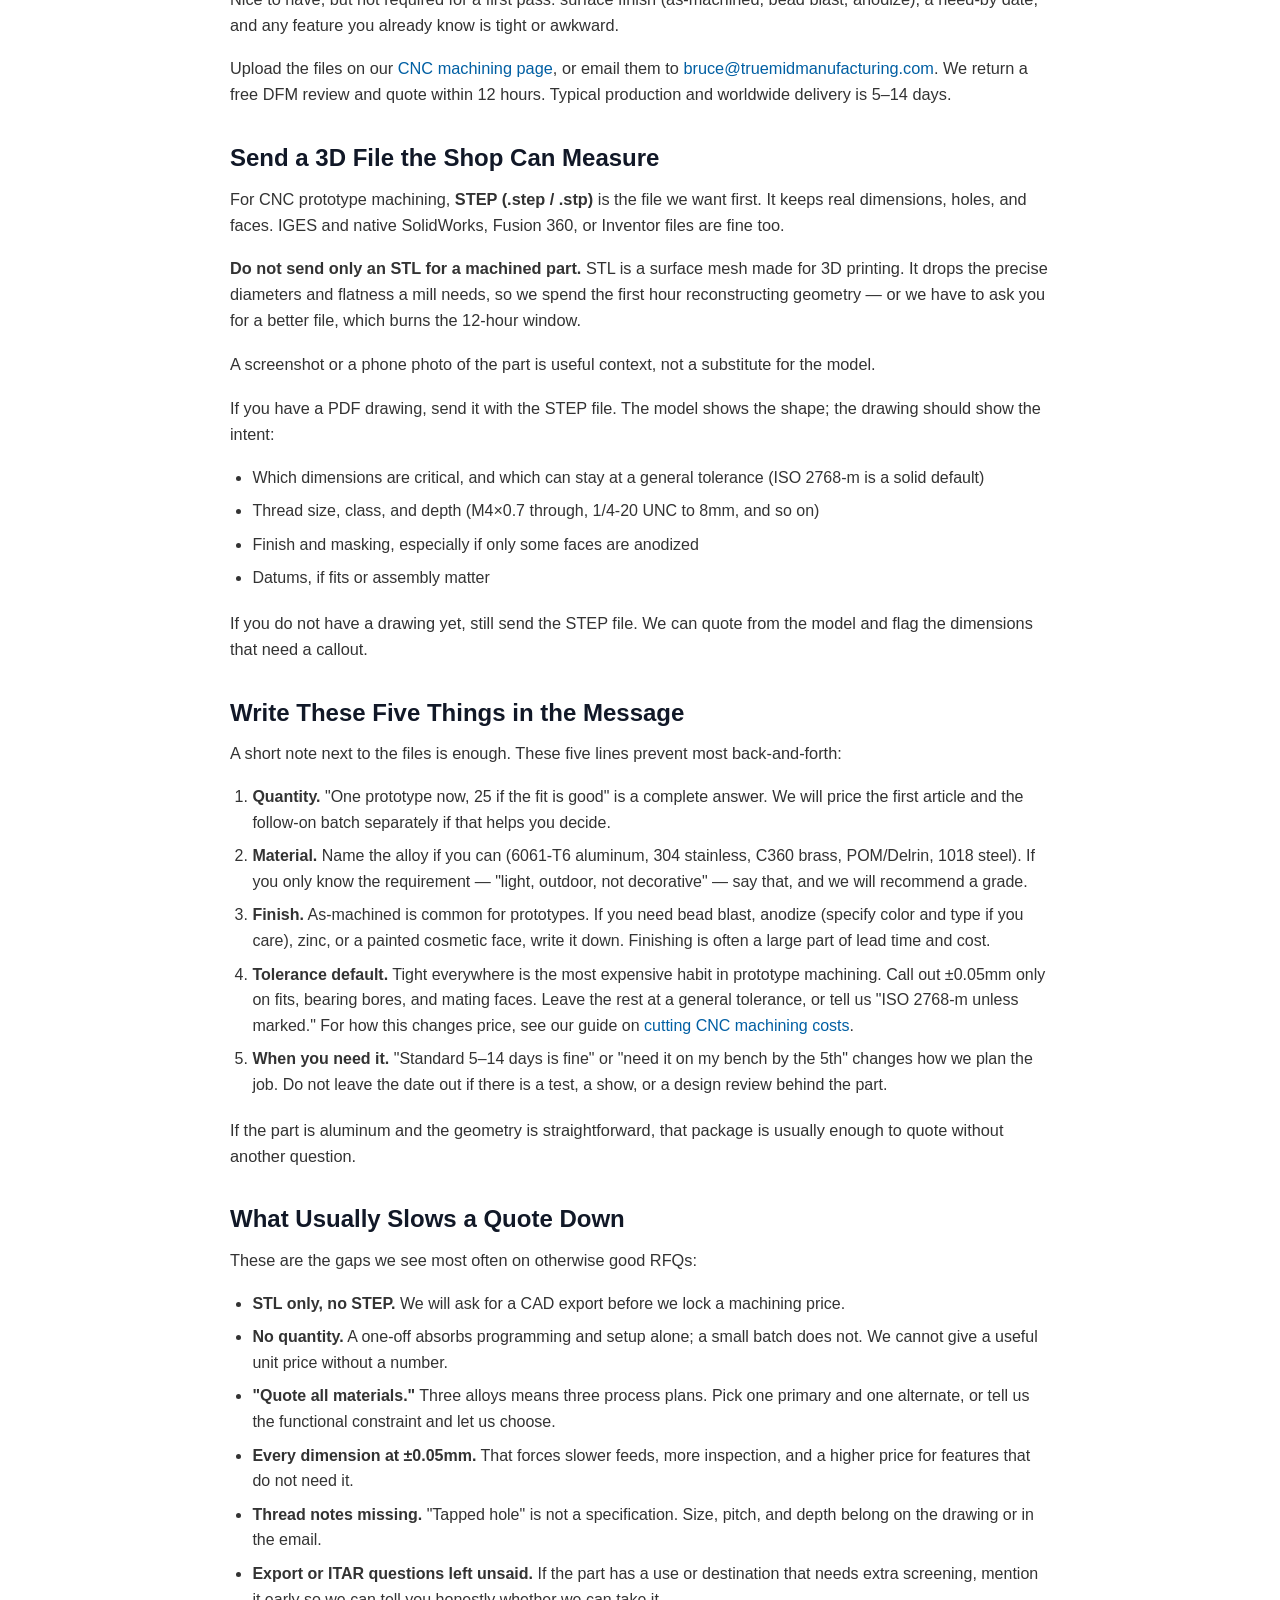
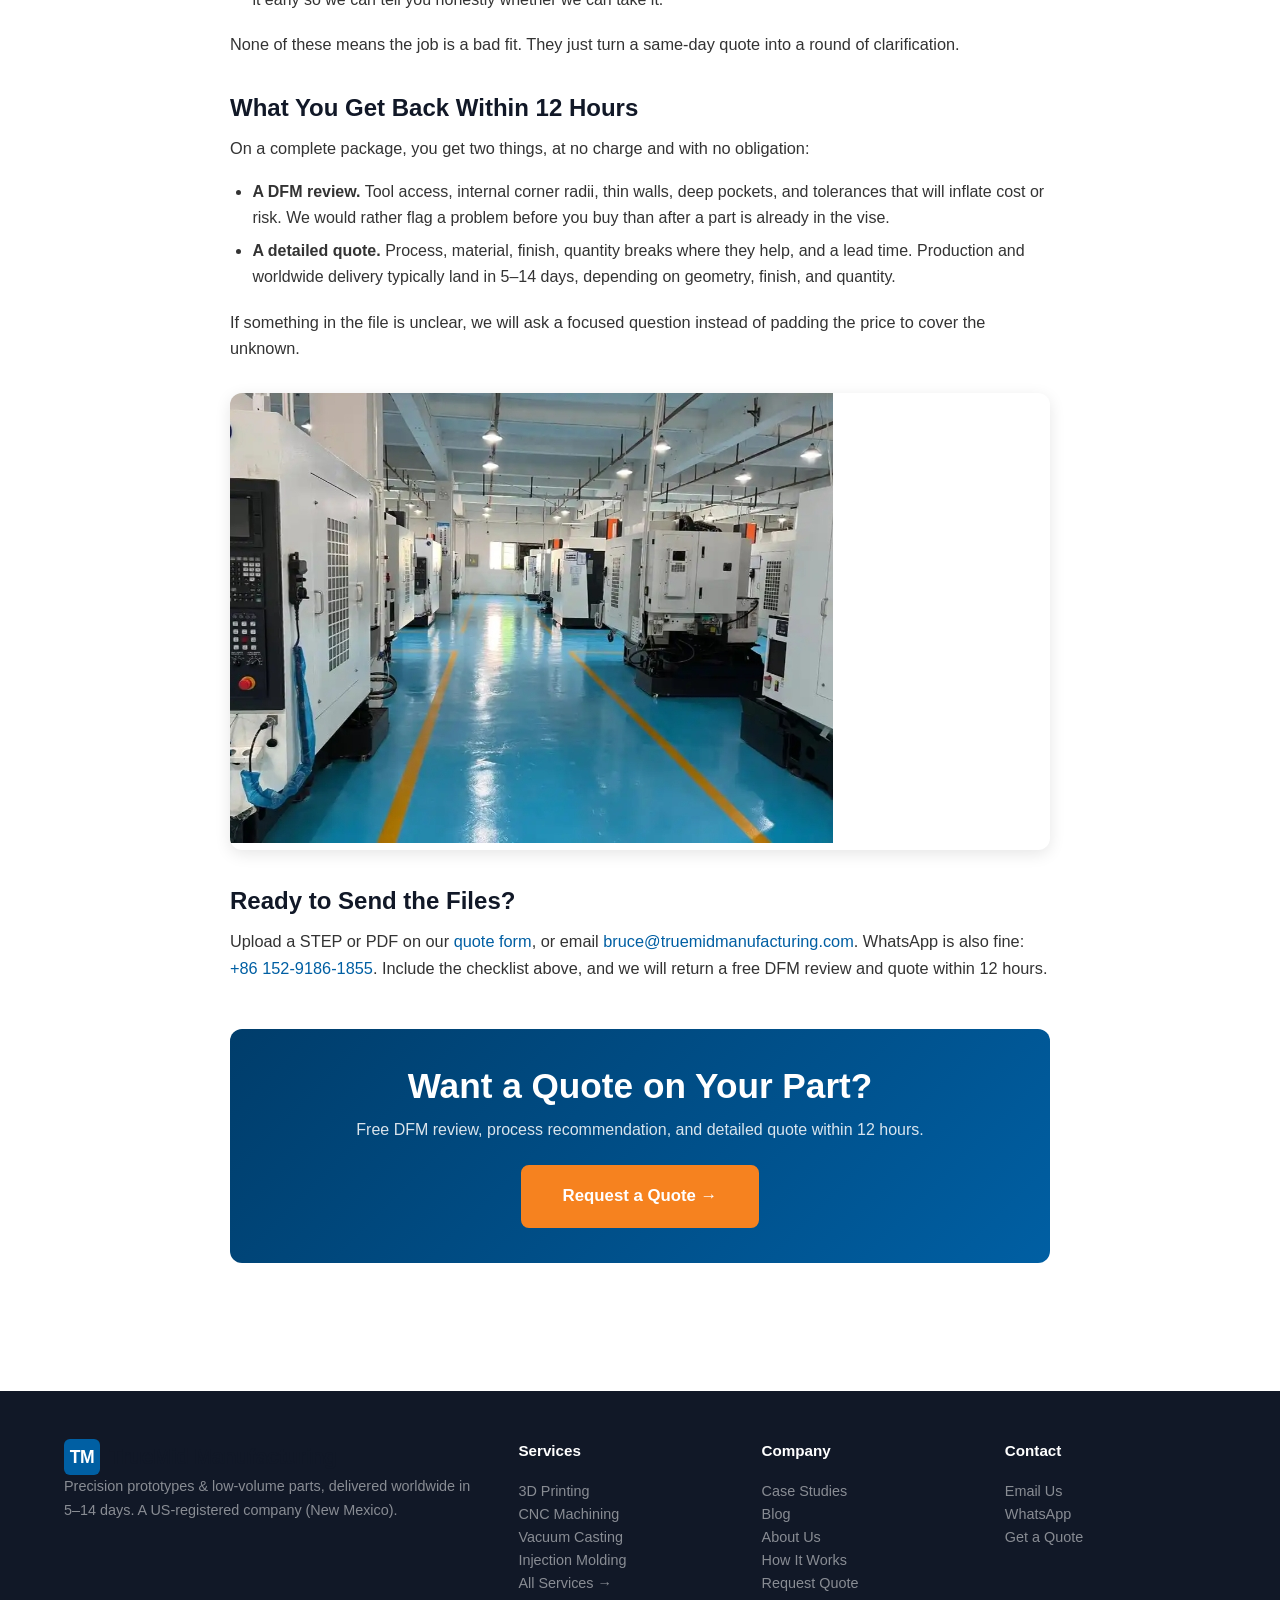
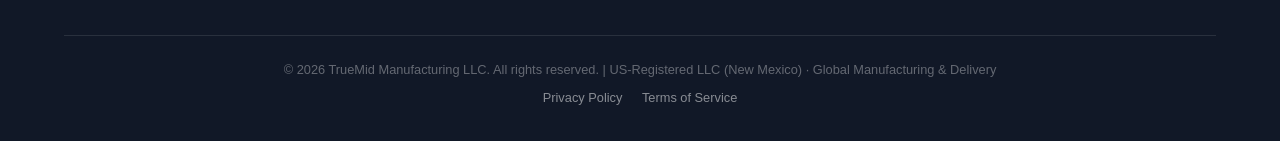
<file: blog/cnc-prototype-machining-12-hour-quote.html>
<!DOCTYPE html>
<html lang="en">
<head>
<meta charset="UTF-8">
<meta name="viewport" content="width=device-width, initial-scale=1.0">
<title>CNC Prototype Machining: What to Send for a 12-Hour Quote | TrueMid Manufacturing</title>
<meta name="description" content="What to include in a CNC prototype RFQ so you can get a free DFM review and quote within 12 hours: file formats, materials, tolerances, quantity, and the details that usually slow a quote down.">
<meta property="og:title" content="CNC Prototype Machining: What to Send for a 12-Hour Quote | TrueMid Manufacturing">
<meta property="og:description" content="What to include in a CNC prototype RFQ so you can get a free DFM review and quote within 12 hours: file formats, materials, tolerances, quantity, and the details that usually slow a quote down.">
<meta property="og:type" content="article">
<meta property="og:url" content="https://www.truemidmanufacturing.com/blog/cnc-prototype-machining-12-hour-quote.html">
<link rel="canonical" href="https://www.truemidmanufacturing.com/blog/cnc-prototype-machining-12-hour-quote.html">
<link rel="icon" href="data:image/svg+xml,<svg xmlns='http://www.w3.org/2000/svg' viewBox='0 0 100 100'><text y='.9em' font-size='90'>🔧</text></svg>">
<link rel="stylesheet" href="../assets/style.css">
<script type="application/ld+json">
{
  "@context": "https://schema.org",
  "@type": "BreadcrumbList",
  "itemListElement": [
    {
      "@type": "ListItem",
      "position": 1,
      "name": "Home",
      "item": "https://www.truemidmanufacturing.com/"
    },
    {
      "@type": "ListItem",
      "position": 2,
      "name": "Blog",
      "item": "https://www.truemidmanufacturing.com/blog.html"
    },
    {
      "@type": "ListItem",
      "position": 3,
      "name": "CNC Prototype Machining: What to Send for a 12-Hour Quote",
      "item": "https://www.truemidmanufacturing.com/blog/cnc-prototype-machining-12-hour-quote.html"
    }
  ]
}
</script>
<script type="application/ld+json">
{
  "@context": "https://schema.org",
  "@type": "Article",
  "headline": "CNC Prototype Machining: What to Send for a 12-Hour Quote",
  "description": "What to include in a CNC prototype RFQ so you can get a free DFM review and quote within 12 hours: file formats, materials, tolerances, quantity, and the details that usually slow a quote down.",
  "datePublished": "2026-11-16",
  "dateModified": "2026-11-16",
  "author": {
    "@type": "Organization",
    "name": "TrueMid Manufacturing LLC"
  },
  "publisher": {
    "@type": "Organization",
    "name": "TrueMid Manufacturing LLC"
  },
  "mainEntityOfPage": "https://www.truemidmanufacturing.com/blog/cnc-prototype-machining-12-hour-quote.html",
  "image": "https://www.truemidmanufacturing.com/images/case-cnc.jpg"
}
</script></head>
<body>
<a href="https://wa.me/8615291861855?text=Hello%2C%20I%20need%20a%20quote%20for%20manufacturing%20services" class="wa-float" target="_blank" rel="noopener" aria-label="Chat on WhatsApp">
  <span class="wa-icon">&#128172;</span> WhatsApp
</a>
<header id="header">
<div class="header-inner">
<a href="../index.html" class="logo">
    <span class="logo-icon">TM</span>
    TrueMid Manufacturing
  </a>
  <button class="menu-toggle" onclick="toggleMenu()" aria-label="Menu">
    <span></span><span></span><span></span>
  </button>
  <nav id="nav">
    <a href="../index.html#services">Services</a>
    <a href="../cnc.html">CNC</a>
    <a href="../cases.html">Case Studies</a>
    <a href="../blog.html" class="active">Blog</a>
    <a href="../index.html#how">How It Works</a>
    <a href="../index.html#faq">FAQ</a>
    <a href="../index.html#about">About</a>
    <a href="mailto:bruce@truemidmanufacturing.com" class="nav-contact" title="Email us">&#9993;&#xFE0E; Email</a>
    <a href="https://wa.me/8615291861855?text=Hello%2C%20I%20need%20a%20quote%20for%20manufacturing%20services" class="nav-contact" target="_blank" rel="noopener" title="Chat on WhatsApp">&#128172;&#xFE0E; WhatsApp</a>
    <a href="../index.html#contact" class="btn btn-primary">Get a Quote</a>
  </nav>
</div>
</header>
<!-- ===== PAGE HERO ===== -->
<section class="page-hero">
<div class="container">
  <div class="breadcrumb"><a href="../index.html">Home</a><span>/</span><a href="../blog.html">Blog</a><span>/</span>CNC Machining</div>
  <h1>CNC Prototype Machining: What to Send for a 12-Hour Quote</h1>
</div>
</section>

<!-- ===== ARTICLE BODY ===== -->
<section>
<div class="container">
  <div class="detail-wrap fade-in">
    <p class="article-date">Nov 16, 2026 &middot; 7 min read &middot; by TrueMid Manufacturing</p>
    <div class="detail-body">

<p>A 12-hour CNC quote is realistic when the package is complete. The delay usually is not the shop's queue &mdash; it is a missing material, no quantity, or a 3D file that cannot be measured. This is the file set we can review the same day, plus the notes that keep the quote accurate.</p>

<div class="detail-hero-img">
  <img src="../images/case-cnc.jpg" alt="Machined aluminum CNC prototype parts" width="835" height="450">
</div>

<h2>The 30-Second Checklist</h2>
<p>Send these with the first message. If one item is still undecided, say so &mdash; "undecided" is more useful than leaving it blank.</p>
<table>
<tr><th>Include</th><th>Why it matters</th></tr>
<tr><td>3D model in STEP (or IGES / native CAD)</td><td>We can measure features, check tool access, and price machining time</td></tr>
<tr><td>Quantity, even if it is "1 now, maybe 20 later"</td><td>Setup cost is spread across the batch; one piece and twenty pieces are different quotes</td></tr>
<tr><td>Material, or a close equivalent</td><td>6061-T6, 304, 316L, brass, and POM do not machine or finish the same way</td></tr>
<tr><td>What the part has to do</td><td>A fit-check prototype and a load-bearing bracket should not be quoted the same</td></tr>
<tr><td>PDF drawing, if you have one</td><td>Threads, finishes, and critical tolerances are easier to read on a 2D sheet</td></tr>
</table>
<p>Nice to have, but not required for a first pass: surface finish (as-machined, bead blast, anodize), a need-by date, and any feature you already know is tight or awkward.</p>
<p>Upload the files on our <a href="../cnc.html">CNC machining page</a>, or email them to <a href="mailto:bruce@truemidmanufacturing.com">bruce@truemidmanufacturing.com</a>. We return a free DFM review and quote within 12 hours. Typical production and worldwide delivery is 5&ndash;14 days.</p>

<h2>Send a 3D File the Shop Can Measure</h2>
<p>For CNC prototype machining, <strong>STEP (.step / .stp)</strong> is the file we want first. It keeps real dimensions, holes, and faces. IGES and native SolidWorks, Fusion 360, or Inventor files are fine too.</p>
<p><strong>Do not send only an STL for a machined part.</strong> STL is a surface mesh made for 3D printing. It drops the precise diameters and flatness a mill needs, so we spend the first hour reconstructing geometry &mdash; or we have to ask you for a better file, which burns the 12-hour window.</p>
<p>A screenshot or a phone photo of the part is useful context, not a substitute for the model.</p>
<p>If you have a PDF drawing, send it with the STEP file. The model shows the shape; the drawing should show the intent:</p>
<ul>
<li>Which dimensions are critical, and which can stay at a general tolerance (ISO 2768-m is a solid default)</li>
<li>Thread size, class, and depth (M4&times;0.7 through, 1/4-20 UNC to 8mm, and so on)</li>
<li>Finish and masking, especially if only some faces are anodized</li>
<li>Datums, if fits or assembly matter</li>
</ul>
<p>If you do not have a drawing yet, still send the STEP file. We can quote from the model and flag the dimensions that need a callout.</p>

<h2>Write These Five Things in the Message</h2>
<p>A short note next to the files is enough. These five lines prevent most back-and-forth:</p>
<ol>
<li><strong>Quantity.</strong> "One prototype now, 25 if the fit is good" is a complete answer. We will price the first article and the follow-on batch separately if that helps you decide.</li>
<li><strong>Material.</strong> Name the alloy if you can (6061-T6 aluminum, 304 stainless, C360 brass, POM/Delrin, 1018 steel). If you only know the requirement &mdash; "light, outdoor, not decorative" &mdash; say that, and we will recommend a grade.</li>
<li><strong>Finish.</strong> As-machined is common for prototypes. If you need bead blast, anodize (specify color and type if you care), zinc, or a painted cosmetic face, write it down. Finishing is often a large part of lead time and cost.</li>
<li><strong>Tolerance default.</strong> Tight everywhere is the most expensive habit in prototype machining. Call out &plusmn;0.05mm only on fits, bearing bores, and mating faces. Leave the rest at a general tolerance, or tell us "ISO 2768-m unless marked." For how this changes price, see our guide on <a href="reduce-cnc-machining-costs.html">cutting CNC machining costs</a>.</li>
<li><strong>When you need it.</strong> "Standard 5&ndash;14 days is fine" or "need it on my bench by the 5th" changes how we plan the job. Do not leave the date out if there is a test, a show, or a design review behind the part.</li>
</ol>
<p>If the part is aluminum and the geometry is straightforward, that package is usually enough to quote without another question.</p>

<h2>What Usually Slows a Quote Down</h2>
<p>These are the gaps we see most often on otherwise good RFQs:</p>
<ul>
<li><strong>STL only, no STEP.</strong> We will ask for a CAD export before we lock a machining price.</li>
<li><strong>No quantity.</strong> A one-off absorbs programming and setup alone; a small batch does not. We cannot give a useful unit price without a number.</li>
<li><strong>"Quote all materials."</strong> Three alloys means three process plans. Pick one primary and one alternate, or tell us the functional constraint and let us choose.</li>
<li><strong>Every dimension at &plusmn;0.05mm.</strong> That forces slower feeds, more inspection, and a higher price for features that do not need it.</li>
<li><strong>Thread notes missing.</strong> "Tapped hole" is not a specification. Size, pitch, and depth belong on the drawing or in the email.</li>
<li><strong>Export or ITAR questions left unsaid.</strong> If the part has a use or destination that needs extra screening, mention it early so we can tell you honestly whether we can take it.</li>
</ul>
<p>None of these means the job is a bad fit. They just turn a same-day quote into a round of clarification.</p>

<h2>What You Get Back Within 12 Hours</h2>
<p>On a complete package, you get two things, at no charge and with no obligation:</p>
<ul>
<li><strong>A DFM review.</strong> Tool access, internal corner radii, thin walls, deep pockets, and tolerances that will inflate cost or risk. We would rather flag a problem before you buy than after a part is already in the vise.</li>
<li><strong>A detailed quote.</strong> Process, material, finish, quantity breaks where they help, and a lead time. Production and worldwide delivery typically land in 5&ndash;14 days, depending on geometry, finish, and quantity.</li>
</ul>
<p>If something in the file is unclear, we will ask a focused question instead of padding the price to cover the unknown.</p>

<div class="detail-hero-img">
  <img src="../images/factory.jpg" alt="CNC machining centers on the TrueMid production floor" width="603" height="450">
</div>

<h2>Ready to Send the Files?</h2>
<p>Upload a STEP or PDF on our <a href="../index.html#contact">quote form</a>, or email <a href="mailto:bruce@truemidmanufacturing.com">bruce@truemidmanufacturing.com</a>. WhatsApp is also fine: <a href="https://wa.me/8615291861855?text=Hello%2C%20I%20need%20a%20quote%20for%20manufacturing%20services" target="_blank" rel="noopener">+86 152-9186-1855</a>. Include the checklist above, and we will return a free DFM review and quote within 12 hours.</p>
    </div>
    <div class="detail-cta">
      <h2>Want a Quote on Your Part?</h2>
      <p>Free DFM review, process recommendation, and detailed quote within 12 hours.</p>
      <a href="../index.html#contact" class="btn btn-orange">Request a Quote &rarr;</a>
    </div>
  </div>
</div>
</section>
<footer>
<div class="container">
  <div class="footer-grid" style="grid-template-columns:2fr 1fr 1fr 1fr">
    <div>
      <div class="logo"><span class="logo-icon">TM</span> TrueMid Manufacturing</div>
      <p style="color:rgba(255,255,255,.5)">Precision prototypes &amp; low-volume parts, delivered worldwide in 5&ndash;14 days. A US-registered company (New Mexico).</p>
    </div>
    <div>
      <h4>Services</h4>
      <a href="../index.html#services">3D Printing</a><br>
      <a href="../cnc.html">CNC Machining</a><br>
      <a href="../index.html#services">Vacuum Casting</a><br>
      <a href="../index.html#services">Injection Molding</a><br>
      <a href="../index.html#services">All Services &rarr;</a>
    </div>
    <div>
      <h4>Company</h4>
      <a href="../cases.html">Case Studies</a><br>
      <a href="../blog.html">Blog</a><br>
      <a href="../index.html#about">About Us</a><br>
      <a href="../index.html#how">How It Works</a><br>
      <a href="../index.html#contact">Request Quote</a>
    </div>
    <div>
      <h4>Contact</h4>
      <a href="mailto:bruce@truemidmanufacturing.com">Email Us</a><br>
      <a href="https://wa.me/8615291861855?text=Hello%2C%20I%20need%20a%20quote%20for%20manufacturing%20services" target="_blank" rel="noopener">WhatsApp</a><br>
      <a href="../index.html#contact">Get a Quote</a>
    </div>
  </div>
  <div class="footer-bottom">
    &copy; 2026 TrueMid Manufacturing LLC. All rights reserved. | US-Registered LLC (New Mexico) &middot; Global Manufacturing &amp; Delivery
    <div class="footer-legal">
      <a href="../privacy.html">Privacy Policy</a>
      <a href="../terms.html">Terms of Service</a>
    </div>
  </div>
</div>
</footer>
<script>
function toggleMenu(){document.getElementById('nav').classList.toggle('open')}
document.querySelectorAll('nav a').forEach(a=>a.addEventListener('click',()=>document.getElementById('nav').classList.remove('open')));
window.addEventListener('scroll',()=>document.getElementById('header').classList.toggle('scrolled',window.scrollY>10));
const observer=new IntersectionObserver((e)=>{e.forEach(e=>{if(e.isIntersecting){e.target.classList.add('visible');observer.unobserve(e.target)}})},{threshold:0.15});
document.querySelectorAll('.fade-in').forEach(el=>observer.observe(el));
</script>

<script src="../assets/analytics.js"></script>
</body>
</html>
</file>
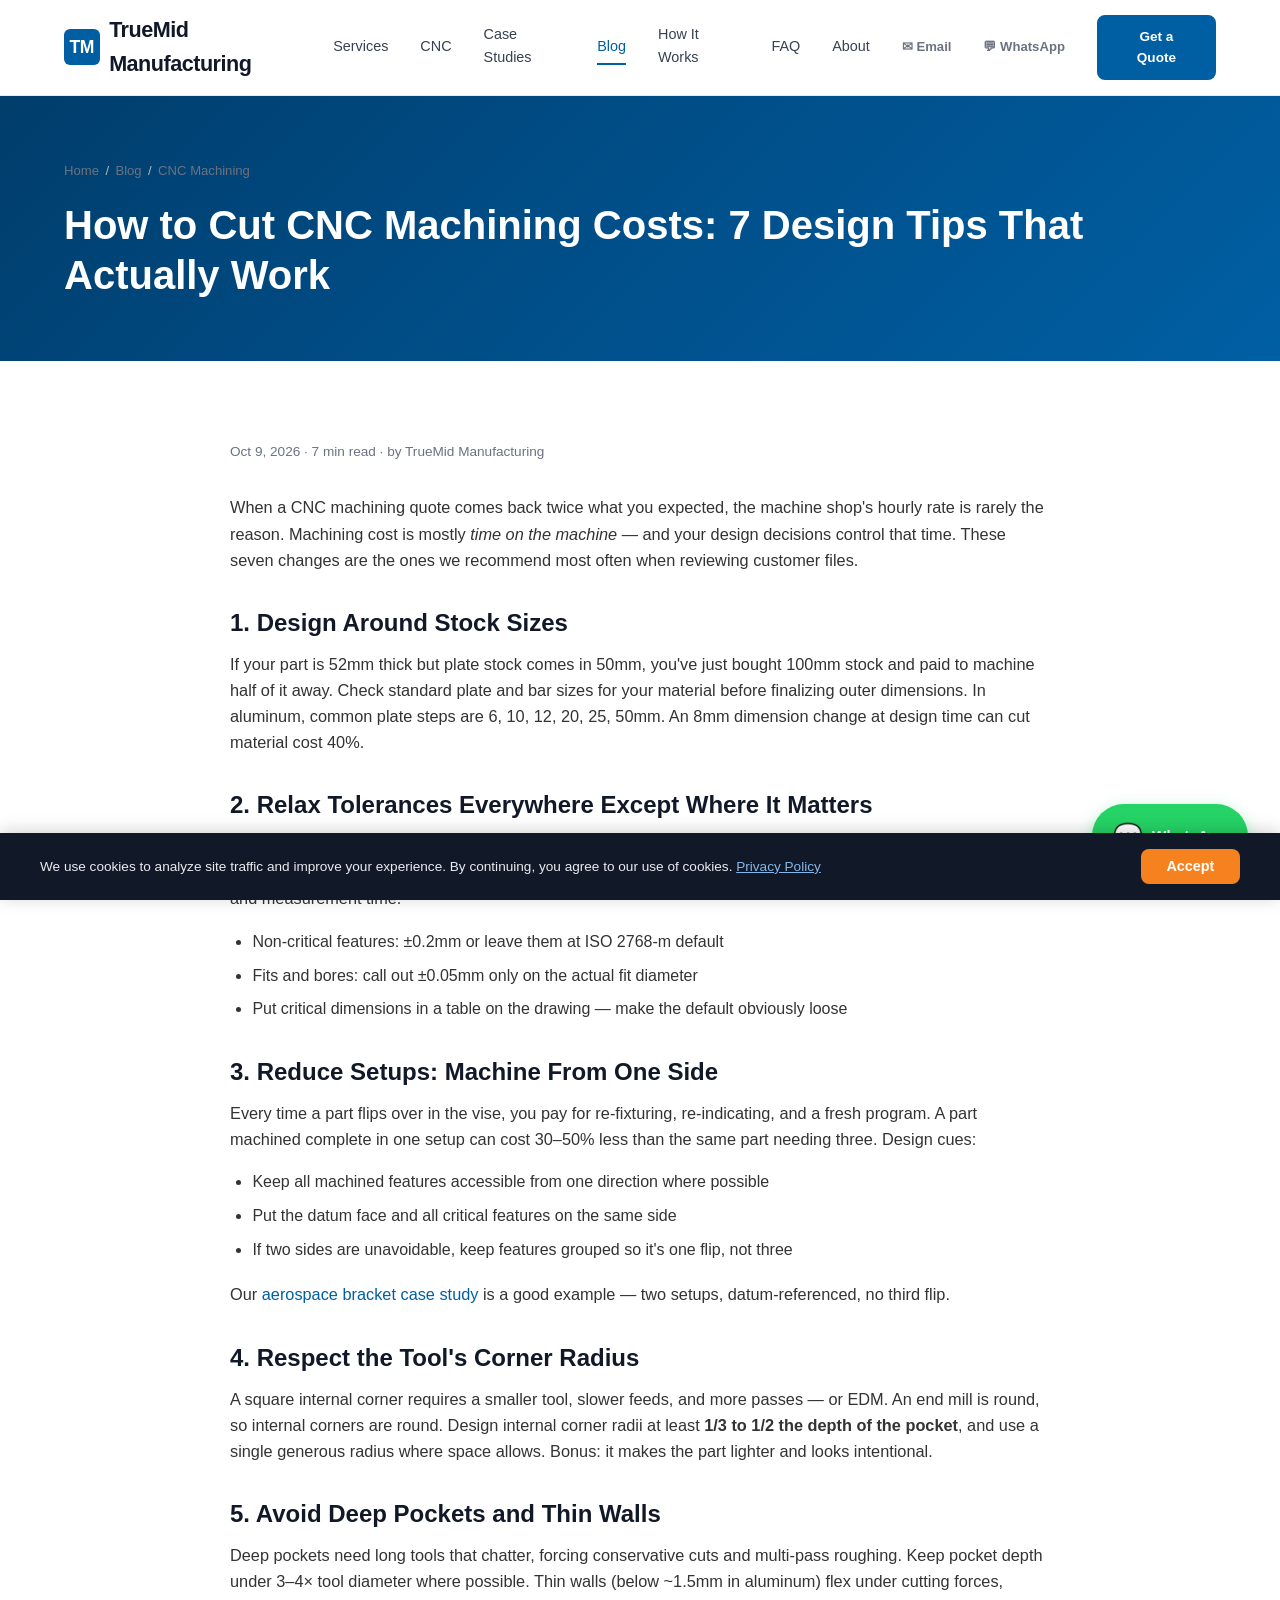
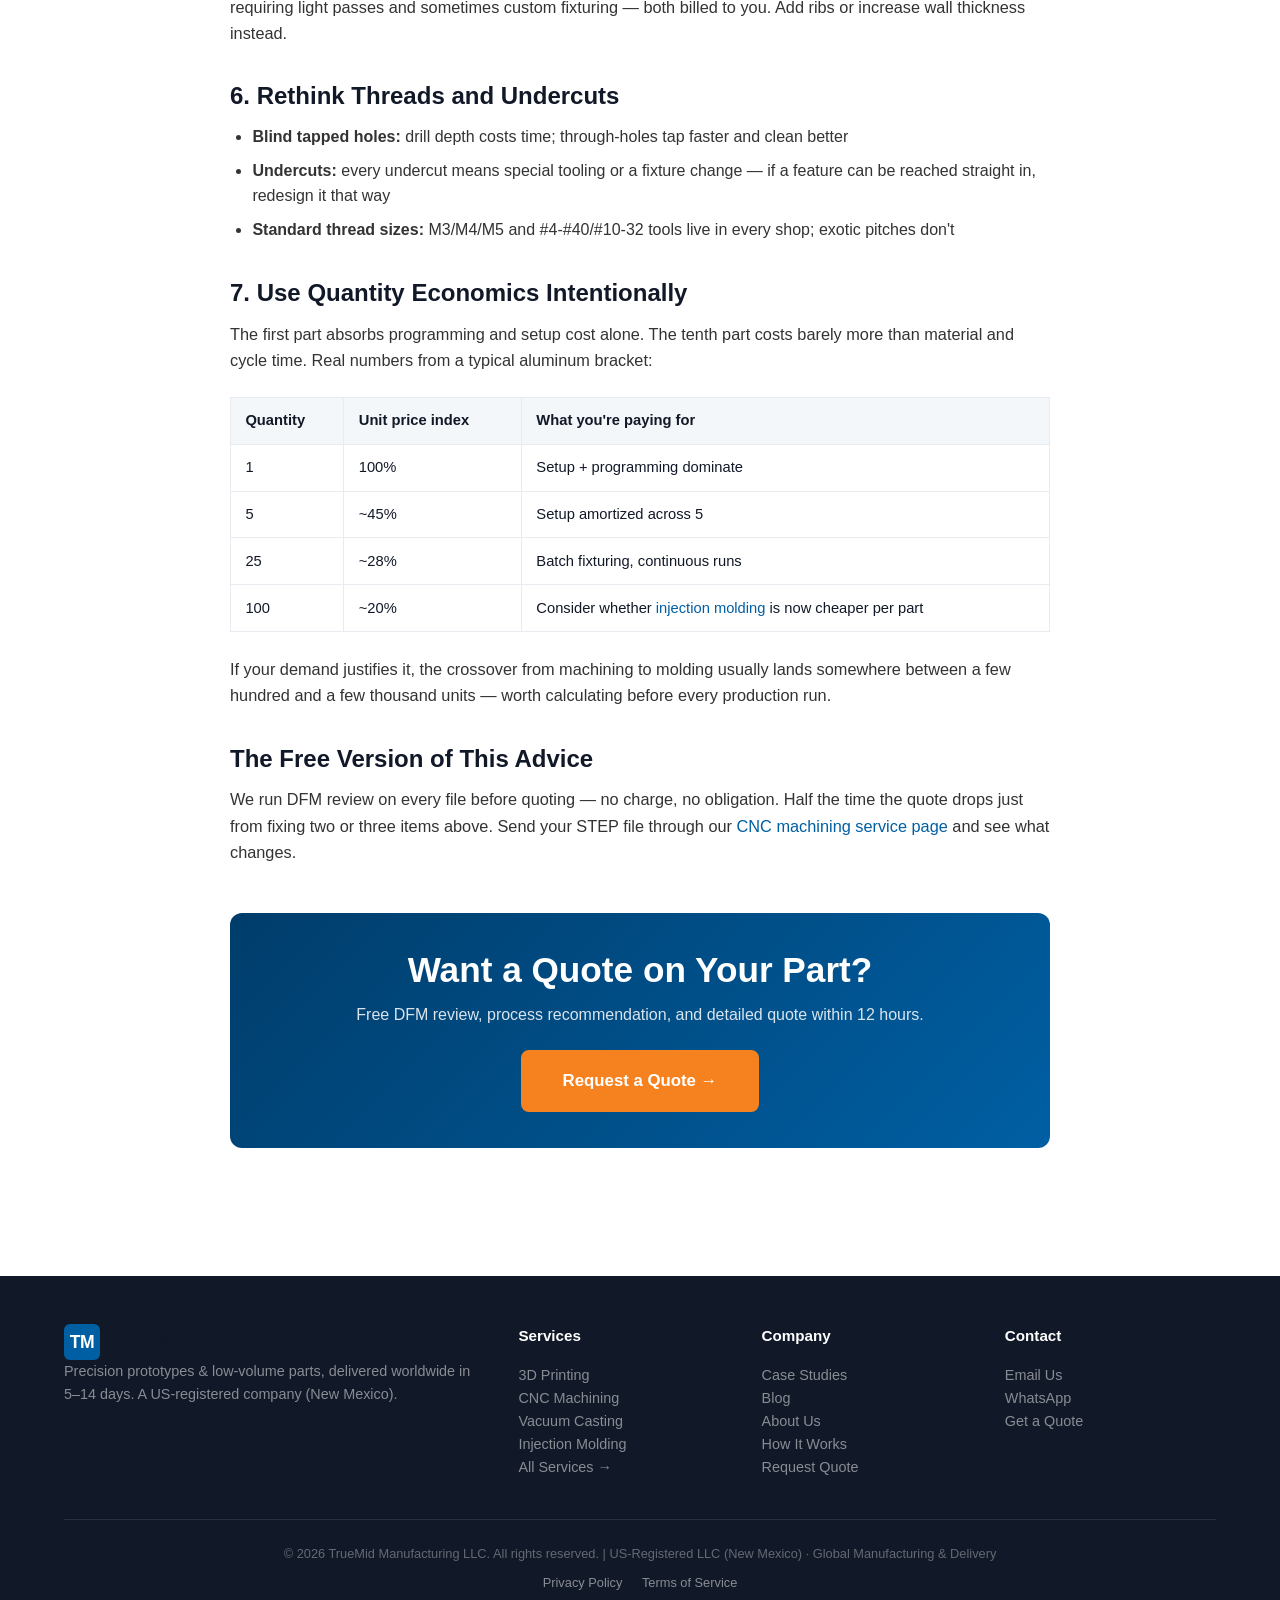
<file: blog/reduce-cnc-machining-costs.html>
<!DOCTYPE html>
<html lang="en">
<head>
<meta charset="UTF-8">
<meta name="viewport" content="width=device-width, initial-scale=1.0">
<title>How to Cut CNC Machining Costs: 7 Design Tips That Actually Work | TrueMid Manufacturing</title>
<meta name="description" content="7 practical ways to reduce CNC machining costs: material choice, tolerance strategy, setup reduction, corner radii, deep pockets, and quantity economics. DFM guide with real numbers.">
<meta property="og:title" content="How to Cut CNC Machining Costs: 7 Design Tips That Actually Work | TrueMid Manufacturing">
<meta property="og:description" content="7 practical ways to reduce CNC machining costs: material choice, tolerance strategy, setup reduction, corner radii, deep pockets, and quantity economics. DFM guide with real numbers.">
<meta property="og:type" content="article">
<meta property="og:url" content="https://www.truemidmanufacturing.com/blog/reduce-cnc-machining-costs.html">
<link rel="canonical" href="https://www.truemidmanufacturing.com/blog/reduce-cnc-machining-costs.html">
<link rel="icon" href="data:image/svg+xml,<svg xmlns='http://www.w3.org/2000/svg' viewBox='0 0 100 100'><text y='.9em' font-size='90'>🔧</text></svg>">
<link rel="stylesheet" href="../assets/style.css">
<script type="application/ld+json">
{
  "@context": "https://schema.org",
  "@type": "BreadcrumbList",
  "itemListElement": [
    {
      "@type": "ListItem",
      "position": 1,
      "name": "Home",
      "item": "https://www.truemidmanufacturing.com/"
    },
    {
      "@type": "ListItem",
      "position": 2,
      "name": "Blog",
      "item": "https://www.truemidmanufacturing.com/blog.html"
    },
    {
      "@type": "ListItem",
      "position": 3,
      "name": "How to Cut CNC Machining Costs: 7 Design Tips That Actually Work",
      "item": "https://www.truemidmanufacturing.com/blog/reduce-cnc-machining-costs.html"
    }
  ]
}
</script>
<script type="application/ld+json">
{
  "@context": "https://schema.org",
  "@type": "Article",
  "headline": "How to Cut CNC Machining Costs: 7 Design Tips That Actually Work",
  "description": "7 practical ways to reduce CNC machining costs: material choice, tolerance strategy, setup reduction, corner radii, deep pockets, and quantity economics. DFM guide with real numbers.",
  "datePublished": "2026-10-09",
  "dateModified": "2026-10-09",
  "author": {
    "@type": "Organization",
    "name": "TrueMid Manufacturing LLC"
  },
  "publisher": {
    "@type": "Organization",
    "name": "TrueMid Manufacturing LLC"
  },
  "mainEntityOfPage": "https://www.truemidmanufacturing.com/blog/reduce-cnc-machining-costs.html",
  "image": "https://www.truemidmanufacturing.com/images/factory.jpg"
}
</script></head>
<body>
<a href="https://wa.me/8615291861855?text=Hello%2C%20I%20need%20a%20quote%20for%20manufacturing%20services" class="wa-float" target="_blank" rel="noopener" aria-label="Chat on WhatsApp">
  <span class="wa-icon">&#128172;</span> WhatsApp
</a>
<header id="header">
<div class="header-inner">
<a href="../index.html" class="logo">
    <span class="logo-icon">TM</span>
    TrueMid Manufacturing
  </a>
  <button class="menu-toggle" onclick="toggleMenu()" aria-label="Menu">
    <span></span><span></span><span></span>
  </button>
  <nav id="nav">
    <a href="../index.html#services">Services</a>
    <a href="../cnc.html">CNC</a>
    <a href="../cases.html">Case Studies</a>
    <a href="../blog.html" class="active">Blog</a>
    <a href="../index.html#how">How It Works</a>
    <a href="../index.html#faq">FAQ</a>
    <a href="../index.html#about">About</a>
    <a href="mailto:bruce@truemidmanufacturing.com" class="nav-contact" title="Email us">&#9993;&#xFE0E; Email</a>
    <a href="https://wa.me/8615291861855?text=Hello%2C%20I%20need%20a%20quote%20for%20manufacturing%20services" class="nav-contact" target="_blank" rel="noopener" title="Chat on WhatsApp">&#128172;&#xFE0E; WhatsApp</a>
    <a href="../index.html#contact" class="btn btn-primary">Get a Quote</a>
  </nav>
</div>
</header>
<!-- ===== PAGE HERO ===== -->
<section class="page-hero">
<div class="container">
  <div class="breadcrumb"><a href="../index.html">Home</a><span>/</span><a href="../blog.html">Blog</a><span>/</span>CNC Machining</div>
  <h1>How to Cut CNC Machining Costs: 7 Design Tips That Actually Work</h1>
</div>
</section>

<!-- ===== ARTICLE BODY ===== -->
<section>
<div class="container">
  <div class="detail-wrap fade-in">
    <p class="article-date">Oct 9, 2026 &middot; 7 min read &middot; by TrueMid Manufacturing</p>
    <div class="detail-body">

<p>When a CNC machining quote comes back twice what you expected, the machine shop's hourly rate is rarely the reason. Machining cost is mostly <em>time on the machine</em> &mdash; and your design decisions control that time. These seven changes are the ones we recommend most often when reviewing customer files.</p>

<h2>1. Design Around Stock Sizes</h2>
<p>If your part is 52mm thick but plate stock comes in 50mm, you've just bought 100mm stock and paid to machine half of it away. Check standard plate and bar sizes for your material before finalizing outer dimensions. In aluminum, common plate steps are 6, 10, 12, 20, 25, 50mm. An 8mm dimension change at design time can cut material cost 40%.</p>

<h2>2. Relax Tolerances Everywhere Except Where It Matters</h2>
<p>Tolerance is not a global setting. A &plusmn;0.05mm bore on a bearing seat is engineering; the same tolerance on the outer profile of a bracket is charity to the inspection department. Every tight tolerance adds setups, slower feeds, and measurement time.</p>
<ul>
<li>Non-critical features: &plusmn;0.2mm or leave them at ISO 2768-m default</li>
<li>Fits and bores: call out &plusmn;0.05mm only on the actual fit diameter</li>
<li>Put critical dimensions in a table on the drawing &mdash; make the default obviously loose</li>
</ul>

<h2>3. Reduce Setups: Machine From One Side</h2>
<p>Every time a part flips over in the vise, you pay for re-fixturing, re-indicating, and a fresh program. A part machined complete in one setup can cost 30&ndash;50% less than the same part needing three. Design cues:</p>
<ul>
<li>Keep all machined features accessible from one direction where possible</li>
<li>Put the datum face and all critical features on the same side</li>
<li>If two sides are unavoidable, keep features grouped so it's one flip, not three</li>
</ul>
<p>Our <a href="../cases/aerospace-bracket.html">aerospace bracket case study</a> is a good example &mdash; two setups, datum-referenced, no third flip.</p>

<h2>4. Respect the Tool's Corner Radius</h2>
<p>A square internal corner requires a smaller tool, slower feeds, and more passes &mdash; or EDM. An end mill is round, so internal corners are round. Design internal corner radii at least <strong>1/3 to 1/2 the depth of the pocket</strong>, and use a single generous radius where space allows. Bonus: it makes the part lighter and looks intentional.</p>

<h2>5. Avoid Deep Pockets and Thin Walls</h2>
<p>Deep pockets need long tools that chatter, forcing conservative cuts and multi-pass roughing. Keep pocket depth under 3&ndash;4&times; tool diameter where possible. Thin walls (below ~1.5mm in aluminum) flex under cutting forces, requiring light passes and sometimes custom fixturing &mdash; both billed to you. Add ribs or increase wall thickness instead.</p>

<h2>6. Rethink Threads and Undercuts</h2>
<ul>
<li><strong>Blind tapped holes:</strong> drill depth costs time; through-holes tap faster and clean better</li>
<li><strong>Undercuts:</strong> every undercut means special tooling or a fixture change &mdash; if a feature can be reached straight in, redesign it that way</li>
<li><strong>Standard thread sizes:</strong> M3/M4/M5 and #4-#40/#10-32 tools live in every shop; exotic pitches don't</li>
</ul>

<h2>7. Use Quantity Economics Intentionally</h2>
<p>The first part absorbs programming and setup cost alone. The tenth part costs barely more than material and cycle time. Real numbers from a typical aluminum bracket:</p>
<table>
<tr><th>Quantity</th><th>Unit price index</th><th>What you're paying for</th></tr>
<tr><td>1</td><td>100%</td><td>Setup + programming dominate</td></tr>
<tr><td>5</td><td>~45%</td><td>Setup amortized across 5</td></tr>
<tr><td>25</td><td>~28%</td><td>Batch fixturing, continuous runs</td></tr>
<tr><td>100</td><td>~20%</td><td>Consider whether <a href="../cases/consumer-electronics-housing.html">injection molding</a> is now cheaper per part</td></tr>
</table>
<p>If your demand justifies it, the crossover from machining to molding usually lands somewhere between a few hundred and a few thousand units &mdash; worth calculating before every production run.</p>

<h2>The Free Version of This Advice</h2>
<p>We run DFM review on every file before quoting &mdash; no charge, no obligation. Half the time the quote drops just from fixing two or three items above. Send your STEP file through our <a href="../cnc.html">CNC machining service page</a> and see what changes.</p>
    </div>
    <div class="detail-cta">
      <h2>Want a Quote on Your Part?</h2>
      <p>Free DFM review, process recommendation, and detailed quote within 12 hours.</p>
      <a href="../index.html#contact" class="btn btn-orange">Request a Quote &rarr;</a>
    </div>
  </div>
</div>
</section>
<footer>
<div class="container">
  <div class="footer-grid" style="grid-template-columns:2fr 1fr 1fr 1fr">
    <div>
      <div class="logo"><span class="logo-icon">TM</span> TrueMid Manufacturing</div>
      <p style="color:rgba(255,255,255,.5)">Precision prototypes &amp; low-volume parts, delivered worldwide in 5&ndash;14 days. A US-registered company (New Mexico).</p>
    </div>
    <div>
      <h4>Services</h4>
      <a href="../index.html#services">3D Printing</a><br>
      <a href="../cnc.html">CNC Machining</a><br>
      <a href="../index.html#services">Vacuum Casting</a><br>
      <a href="../index.html#services">Injection Molding</a><br>
      <a href="../index.html#services">All Services &rarr;</a>
    </div>
    <div>
      <h4>Company</h4>
      <a href="../cases.html">Case Studies</a><br>
      <a href="../blog.html">Blog</a><br>
      <a href="../index.html#about">About Us</a><br>
      <a href="../index.html#how">How It Works</a><br>
      <a href="../index.html#contact">Request Quote</a>
    </div>
    <div>
      <h4>Contact</h4>
      <a href="mailto:bruce@truemidmanufacturing.com">Email Us</a><br>
      <a href="https://wa.me/8615291861855?text=Hello%2C%20I%20need%20a%20quote%20for%20manufacturing%20services" target="_blank" rel="noopener">WhatsApp</a><br>
      <a href="../index.html#contact">Get a Quote</a>
    </div>
  </div>
  <div class="footer-bottom">
    &copy; 2026 TrueMid Manufacturing LLC. All rights reserved. | US-Registered LLC (New Mexico) &middot; Global Manufacturing &amp; Delivery
    <div class="footer-legal">
      <a href="../privacy.html">Privacy Policy</a>
      <a href="../terms.html">Terms of Service</a>
    </div>
  </div>
</div>
</footer>
<script>
function toggleMenu(){document.getElementById('nav').classList.toggle('open')}
document.querySelectorAll('nav a').forEach(a=>a.addEventListener('click',()=>document.getElementById('nav').classList.remove('open')));
window.addEventListener('scroll',()=>document.getElementById('header').classList.toggle('scrolled',window.scrollY>10));
const observer=new IntersectionObserver((e)=>{e.forEach(e=>{if(e.isIntersecting){e.target.classList.add('visible');observer.unobserve(e.target)}})},{threshold:0.15});
document.querySelectorAll('.fade-in').forEach(el=>observer.observe(el));
</script>

<script src="../assets/analytics.js"></script>
</body>
</html>
</file>
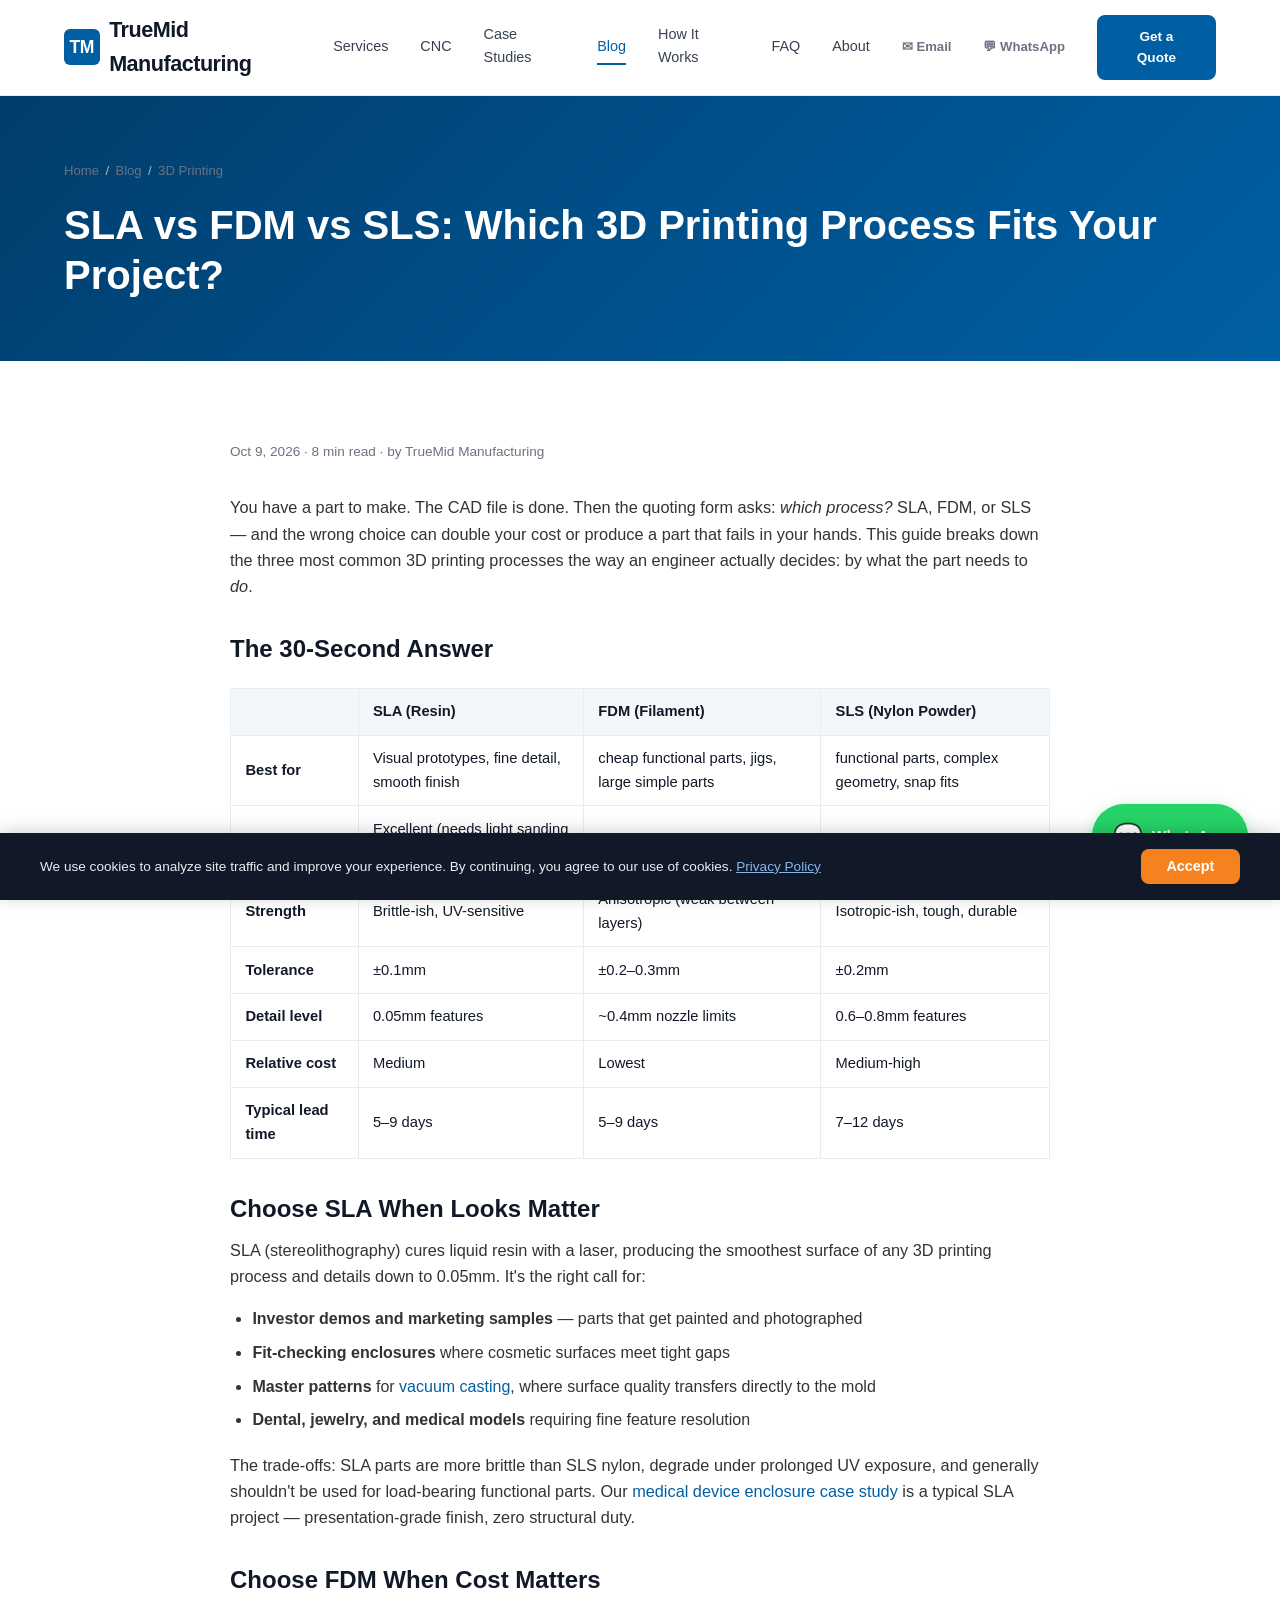
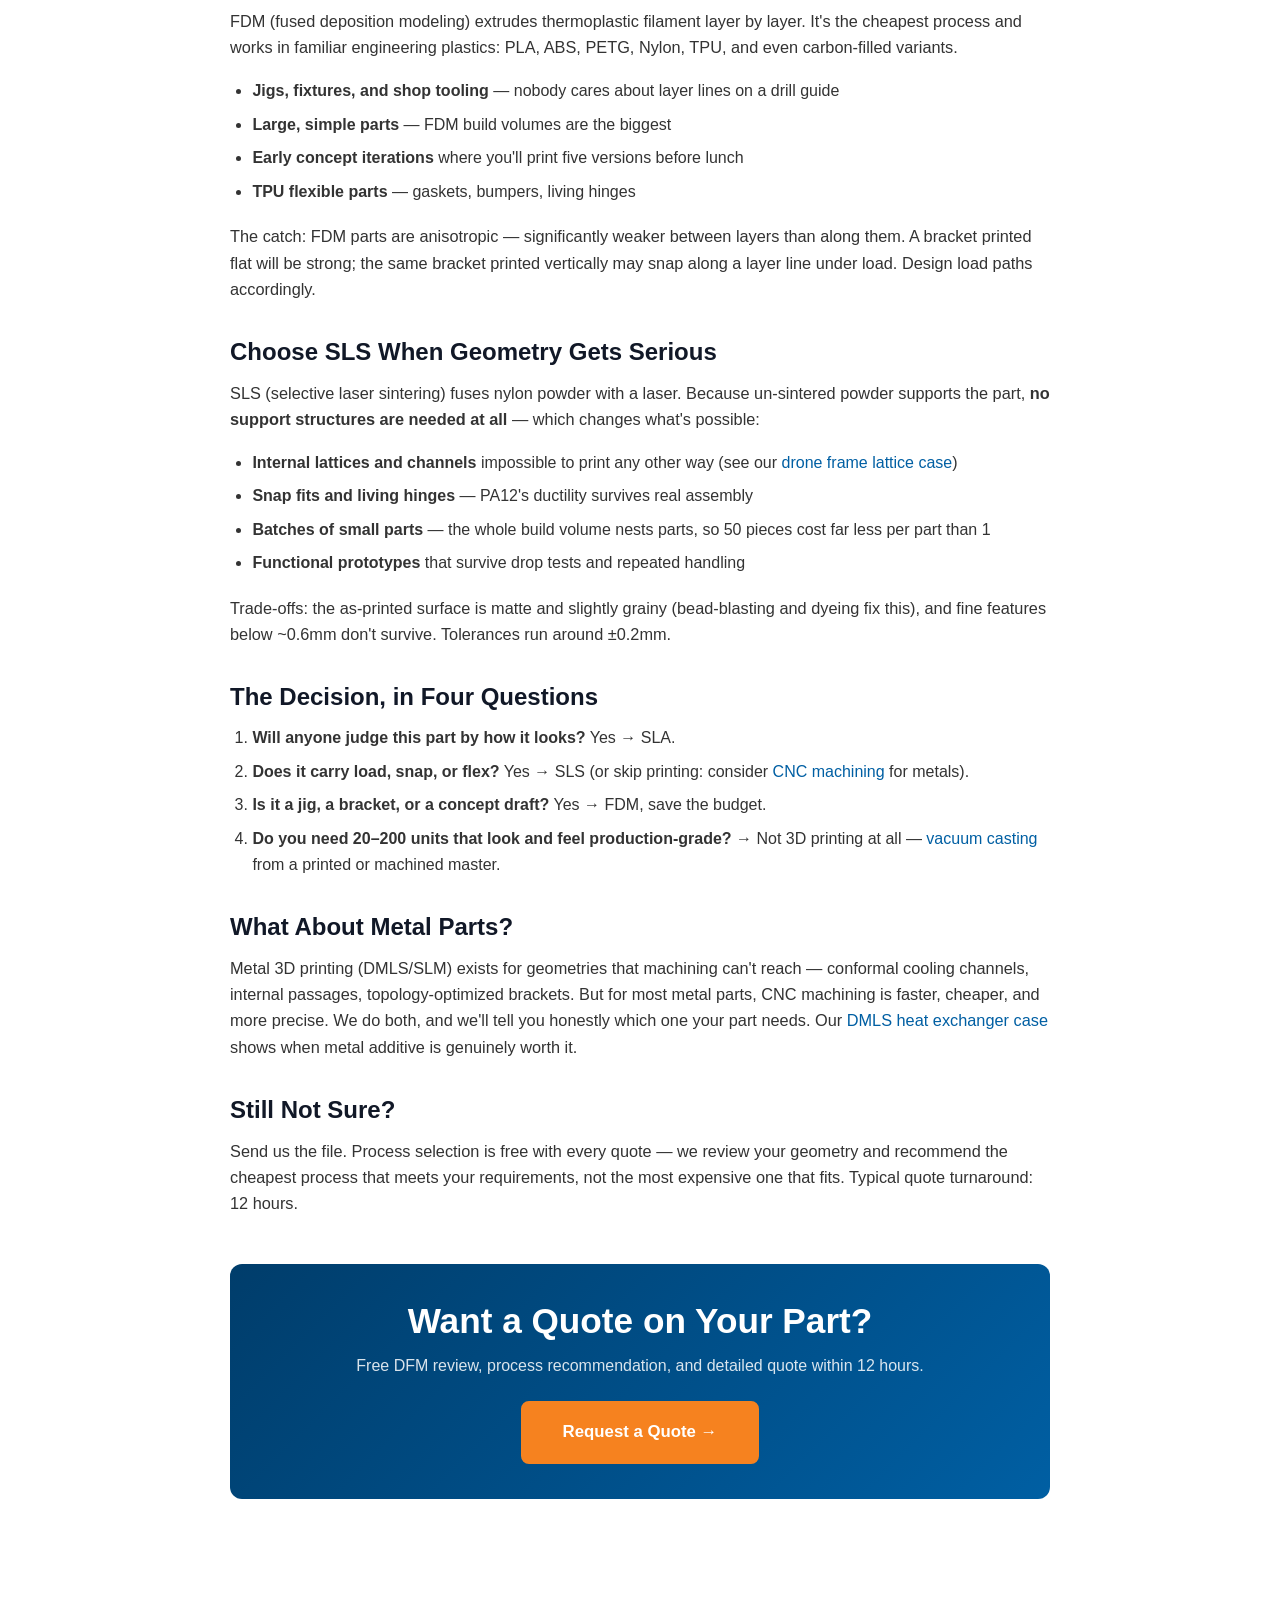
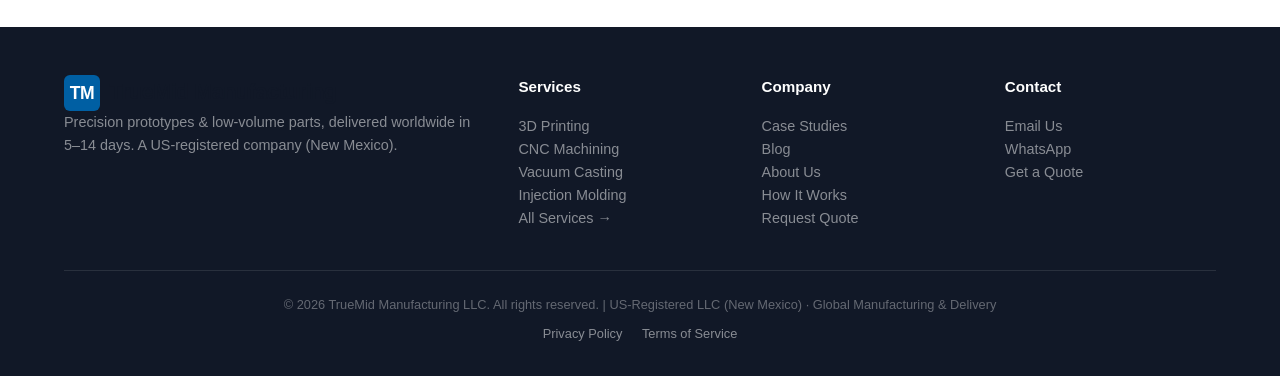
<file: blog/sla-vs-fdm-vs-sls.html>
<!DOCTYPE html>
<html lang="en">
<head>
<meta charset="UTF-8">
<meta name="viewport" content="width=device-width, initial-scale=1.0">
<title>SLA vs FDM vs SLS: Which 3D Printing Process Fits Your Project? | TrueMid Manufacturing</title>
<meta name="description" content="SLA vs FDM vs SLS 3D printing compared: surface finish, strength, tolerances, cost, and lead time. A practical guide to choosing the right process for prototypes and end-use parts.">
<meta property="og:title" content="SLA vs FDM vs SLS: Which 3D Printing Process Fits Your Project? | TrueMid Manufacturing">
<meta property="og:description" content="SLA vs FDM vs SLS 3D printing compared: surface finish, strength, tolerances, cost, and lead time. A practical guide to choosing the right process for prototypes and end-use parts.">
<meta property="og:type" content="article">
<meta property="og:url" content="https://www.truemidmanufacturing.com/blog/sla-vs-fdm-vs-sls.html">
<link rel="canonical" href="https://www.truemidmanufacturing.com/blog/sla-vs-fdm-vs-sls.html">
<link rel="icon" href="data:image/svg+xml,<svg xmlns='http://www.w3.org/2000/svg' viewBox='0 0 100 100'><text y='.9em' font-size='90'>🔧</text></svg>">
<link rel="stylesheet" href="../assets/style.css">
<script type="application/ld+json">
{
  "@context": "https://schema.org",
  "@type": "BreadcrumbList",
  "itemListElement": [
    {
      "@type": "ListItem",
      "position": 1,
      "name": "Home",
      "item": "https://www.truemidmanufacturing.com/"
    },
    {
      "@type": "ListItem",
      "position": 2,
      "name": "Blog",
      "item": "https://www.truemidmanufacturing.com/blog.html"
    },
    {
      "@type": "ListItem",
      "position": 3,
      "name": "SLA vs FDM vs SLS: Which 3D Printing Process Fits Your Project?",
      "item": "https://www.truemidmanufacturing.com/blog/sla-vs-fdm-vs-sls.html"
    }
  ]
}
</script>
<script type="application/ld+json">
{
  "@context": "https://schema.org",
  "@type": "Article",
  "headline": "SLA vs FDM vs SLS: Which 3D Printing Process Fits Your Project?",
  "description": "SLA vs FDM vs SLS 3D printing compared: surface finish, strength, tolerances, cost, and lead time. A practical guide to choosing the right process for prototypes and end-use parts.",
  "datePublished": "2026-10-09",
  "dateModified": "2026-10-09",
  "author": {
    "@type": "Organization",
    "name": "TrueMid Manufacturing LLC"
  },
  "publisher": {
    "@type": "Organization",
    "name": "TrueMid Manufacturing LLC"
  },
  "mainEntityOfPage": "https://www.truemidmanufacturing.com/blog/sla-vs-fdm-vs-sls.html",
  "image": "https://www.truemidmanufacturing.com/images/factory.jpg"
}
</script></head>
<body>
<a href="https://wa.me/8615291861855?text=Hello%2C%20I%20need%20a%20quote%20for%20manufacturing%20services" class="wa-float" target="_blank" rel="noopener" aria-label="Chat on WhatsApp">
  <span class="wa-icon">&#128172;</span> WhatsApp
</a>
<header id="header">
<div class="header-inner">
<a href="../index.html" class="logo">
    <span class="logo-icon">TM</span>
    TrueMid Manufacturing
  </a>
  <button class="menu-toggle" onclick="toggleMenu()" aria-label="Menu">
    <span></span><span></span><span></span>
  </button>
  <nav id="nav">
    <a href="../index.html#services">Services</a>
    <a href="../cnc.html">CNC</a>
    <a href="../cases.html">Case Studies</a>
    <a href="../blog.html" class="active">Blog</a>
    <a href="../index.html#how">How It Works</a>
    <a href="../index.html#faq">FAQ</a>
    <a href="../index.html#about">About</a>
    <a href="mailto:bruce@truemidmanufacturing.com" class="nav-contact" title="Email us">&#9993;&#xFE0E; Email</a>
    <a href="https://wa.me/8615291861855?text=Hello%2C%20I%20need%20a%20quote%20for%20manufacturing%20services" class="nav-contact" target="_blank" rel="noopener" title="Chat on WhatsApp">&#128172;&#xFE0E; WhatsApp</a>
    <a href="../index.html#contact" class="btn btn-primary">Get a Quote</a>
  </nav>
</div>
</header>
<!-- ===== PAGE HERO ===== -->
<section class="page-hero">
<div class="container">
  <div class="breadcrumb"><a href="../index.html">Home</a><span>/</span><a href="../blog.html">Blog</a><span>/</span>3D Printing</div>
  <h1>SLA vs FDM vs SLS: Which 3D Printing Process Fits Your Project?</h1>
</div>
</section>

<!-- ===== ARTICLE BODY ===== -->
<section>
<div class="container">
  <div class="detail-wrap fade-in">
    <p class="article-date">Oct 9, 2026 &middot; 8 min read &middot; by TrueMid Manufacturing</p>
    <div class="detail-body">

<p>You have a part to make. The CAD file is done. Then the quoting form asks: <em>which process?</em> SLA, FDM, or SLS &mdash; and the wrong choice can double your cost or produce a part that fails in your hands. This guide breaks down the three most common 3D printing processes the way an engineer actually decides: by what the part needs to <em>do</em>.</p>

<h2>The 30-Second Answer</h2>
<table>
<tr><th></th><th>SLA (Resin)</th><th>FDM (Filament)</th><th>SLS (Nylon Powder)</th></tr>
<tr><td><strong>Best for</strong></td><td>Visual prototypes, fine detail, smooth finish</td><td>cheap functional parts, jigs, large simple parts</td><td>functional parts, complex geometry, snap fits</td></tr>
<tr><td><strong>Surface</strong></td><td>Excellent (needs light sanding at most)</td><td>Visible layer lines</td><td>Matte, sandy texture</td></tr>
<tr><td><strong>Strength</strong></td><td>Brittle-ish, UV-sensitive</td><td>Anisotropic (weak between layers)</td><td>Isotropic-ish, tough, durable</td></tr>
<tr><td><strong>Tolerance</strong></td><td>&plusmn;0.1mm</td><td>&plusmn;0.2&ndash;0.3mm</td><td>&plusmn;0.2mm</td></tr>
<tr><td><strong>Detail level</strong></td><td>0.05mm features</td><td>~0.4mm nozzle limits</td><td>0.6&ndash;0.8mm features</td></tr>
<tr><td><strong>Relative cost</strong></td><td>Medium</td><td>Lowest</td><td>Medium-high</td></tr>
<tr><td><strong>Typical lead time</strong></td><td>5&ndash;9 days</td><td>5&ndash;9 days</td><td>7&ndash;12 days</td></tr>
</table>

<h2>Choose SLA When Looks Matter</h2>
<p>SLA (stereolithography) cures liquid resin with a laser, producing the smoothest surface of any 3D printing process and details down to 0.05mm. It's the right call for:</p>
<ul>
<li><strong>Investor demos and marketing samples</strong> &mdash; parts that get painted and photographed</li>
<li><strong>Fit-checking enclosures</strong> where cosmetic surfaces meet tight gaps</li>
<li><strong>Master patterns</strong> for <a href="../cases/electronics-housing.html">vacuum casting</a>, where surface quality transfers directly to the mold</li>
<li><strong>Dental, jewelry, and medical models</strong> requiring fine feature resolution</li>
</ul>
<p>The trade-offs: SLA parts are more brittle than SLS nylon, degrade under prolonged UV exposure, and generally shouldn't be used for load-bearing functional parts. Our <a href="../cases/medical-device-enclosure.html">medical device enclosure case study</a> is a typical SLA project &mdash; presentation-grade finish, zero structural duty.</p>

<h2>Choose FDM When Cost Matters</h2>
<p>FDM (fused deposition modeling) extrudes thermoplastic filament layer by layer. It's the cheapest process and works in familiar engineering plastics: PLA, ABS, PETG, Nylon, TPU, and even carbon-filled variants.</p>
<ul>
<li><strong>Jigs, fixtures, and shop tooling</strong> &mdash; nobody cares about layer lines on a drill guide</li>
<li><strong>Large, simple parts</strong> &mdash; FDM build volumes are the biggest</li>
<li><strong>Early concept iterations</strong> where you'll print five versions before lunch</li>
<li><strong>TPU flexible parts</strong> &mdash; gaskets, bumpers, living hinges</li>
</ul>
<p>The catch: FDM parts are anisotropic &mdash; significantly weaker between layers than along them. A bracket printed flat will be strong; the same bracket printed vertically may snap along a layer line under load. Design load paths accordingly.</p>

<h2>Choose SLS When Geometry Gets Serious</h2>
<p>SLS (selective laser sintering) fuses nylon powder with a laser. Because un-sintered powder supports the part, <strong>no support structures are needed at all</strong> &mdash; which changes what's possible:</p>
<ul>
<li><strong>Internal lattices and channels</strong> impossible to print any other way (see our <a href="../cases/drone-frame-component.html">drone frame lattice case</a>)</li>
<li><strong>Snap fits and living hinges</strong> &mdash; PA12's ductility survives real assembly</li>
<li><strong>Batches of small parts</strong> &mdash; the whole build volume nests parts, so 50 pieces cost far less per part than 1</li>
<li><strong>Functional prototypes</strong> that survive drop tests and repeated handling</li>
</ul>
<p>Trade-offs: the as-printed surface is matte and slightly grainy (bead-blasting and dyeing fix this), and fine features below ~0.6mm don't survive. Tolerances run around &plusmn;0.2mm.</p>

<h2>The Decision, in Four Questions</h2>
<ol>
<li><strong>Will anyone judge this part by how it looks?</strong> Yes &rarr; SLA.</li>
<li><strong>Does it carry load, snap, or flex?</strong> Yes &rarr; SLS (or skip printing: consider <a href="../index.html#services">CNC machining</a> for metals).</li>
<li><strong>Is it a jig, a bracket, or a concept draft?</strong> Yes &rarr; FDM, save the budget.</li>
<li><strong>Do you need 20&ndash;200 units that look and feel production-grade?</strong> &rarr; Not 3D printing at all &mdash; <a href="../cases/electronics-housing.html">vacuum casting</a> from a printed or machined master.</li>
</ol>

<h2>What About Metal Parts?</h2>
<p>Metal 3D printing (DMLS/SLM) exists for geometries that machining can't reach &mdash; conformal cooling channels, internal passages, topology-optimized brackets. But for most metal parts, CNC machining is faster, cheaper, and more precise. We do both, and we'll tell you honestly which one your part needs. Our <a href="../cases/heat-exchanger-core.html">DMLS heat exchanger case</a> shows when metal additive is genuinely worth it.</p>

<h2>Still Not Sure?</h2>
<p>Send us the file. Process selection is free with every quote &mdash; we review your geometry and recommend the cheapest process that meets your requirements, not the most expensive one that fits. Typical quote turnaround: 12 hours.</p>
    </div>
    <div class="detail-cta">
      <h2>Want a Quote on Your Part?</h2>
      <p>Free DFM review, process recommendation, and detailed quote within 12 hours.</p>
      <a href="../index.html#contact" class="btn btn-orange">Request a Quote &rarr;</a>
    </div>
  </div>
</div>
</section>
<footer>
<div class="container">
  <div class="footer-grid" style="grid-template-columns:2fr 1fr 1fr 1fr">
    <div>
      <div class="logo"><span class="logo-icon">TM</span> TrueMid Manufacturing</div>
      <p style="color:rgba(255,255,255,.5)">Precision prototypes &amp; low-volume parts, delivered worldwide in 5&ndash;14 days. A US-registered company (New Mexico).</p>
    </div>
    <div>
      <h4>Services</h4>
      <a href="../index.html#services">3D Printing</a><br>
      <a href="../cnc.html">CNC Machining</a><br>
      <a href="../index.html#services">Vacuum Casting</a><br>
      <a href="../index.html#services">Injection Molding</a><br>
      <a href="../index.html#services">All Services &rarr;</a>
    </div>
    <div>
      <h4>Company</h4>
      <a href="../cases.html">Case Studies</a><br>
      <a href="../blog.html">Blog</a><br>
      <a href="../index.html#about">About Us</a><br>
      <a href="../index.html#how">How It Works</a><br>
      <a href="../index.html#contact">Request Quote</a>
    </div>
    <div>
      <h4>Contact</h4>
      <a href="mailto:bruce@truemidmanufacturing.com">Email Us</a><br>
      <a href="https://wa.me/8615291861855?text=Hello%2C%20I%20need%20a%20quote%20for%20manufacturing%20services" target="_blank" rel="noopener">WhatsApp</a><br>
      <a href="../index.html#contact">Get a Quote</a>
    </div>
  </div>
  <div class="footer-bottom">
    &copy; 2026 TrueMid Manufacturing LLC. All rights reserved. | US-Registered LLC (New Mexico) &middot; Global Manufacturing &amp; Delivery
    <div class="footer-legal">
      <a href="../privacy.html">Privacy Policy</a>
      <a href="../terms.html">Terms of Service</a>
    </div>
  </div>
</div>
</footer>
<script>
function toggleMenu(){document.getElementById('nav').classList.toggle('open')}
document.querySelectorAll('nav a').forEach(a=>a.addEventListener('click',()=>document.getElementById('nav').classList.remove('open')));
window.addEventListener('scroll',()=>document.getElementById('header').classList.toggle('scrolled',window.scrollY>10));
const observer=new IntersectionObserver((e)=>{e.forEach(e=>{if(e.isIntersecting){e.target.classList.add('visible');observer.unobserve(e.target)}})},{threshold:0.15});
document.querySelectorAll('.fade-in').forEach(el=>observer.observe(el));
</script>

<script src="../assets/analytics.js"></script>
</body>
</html>
</file>
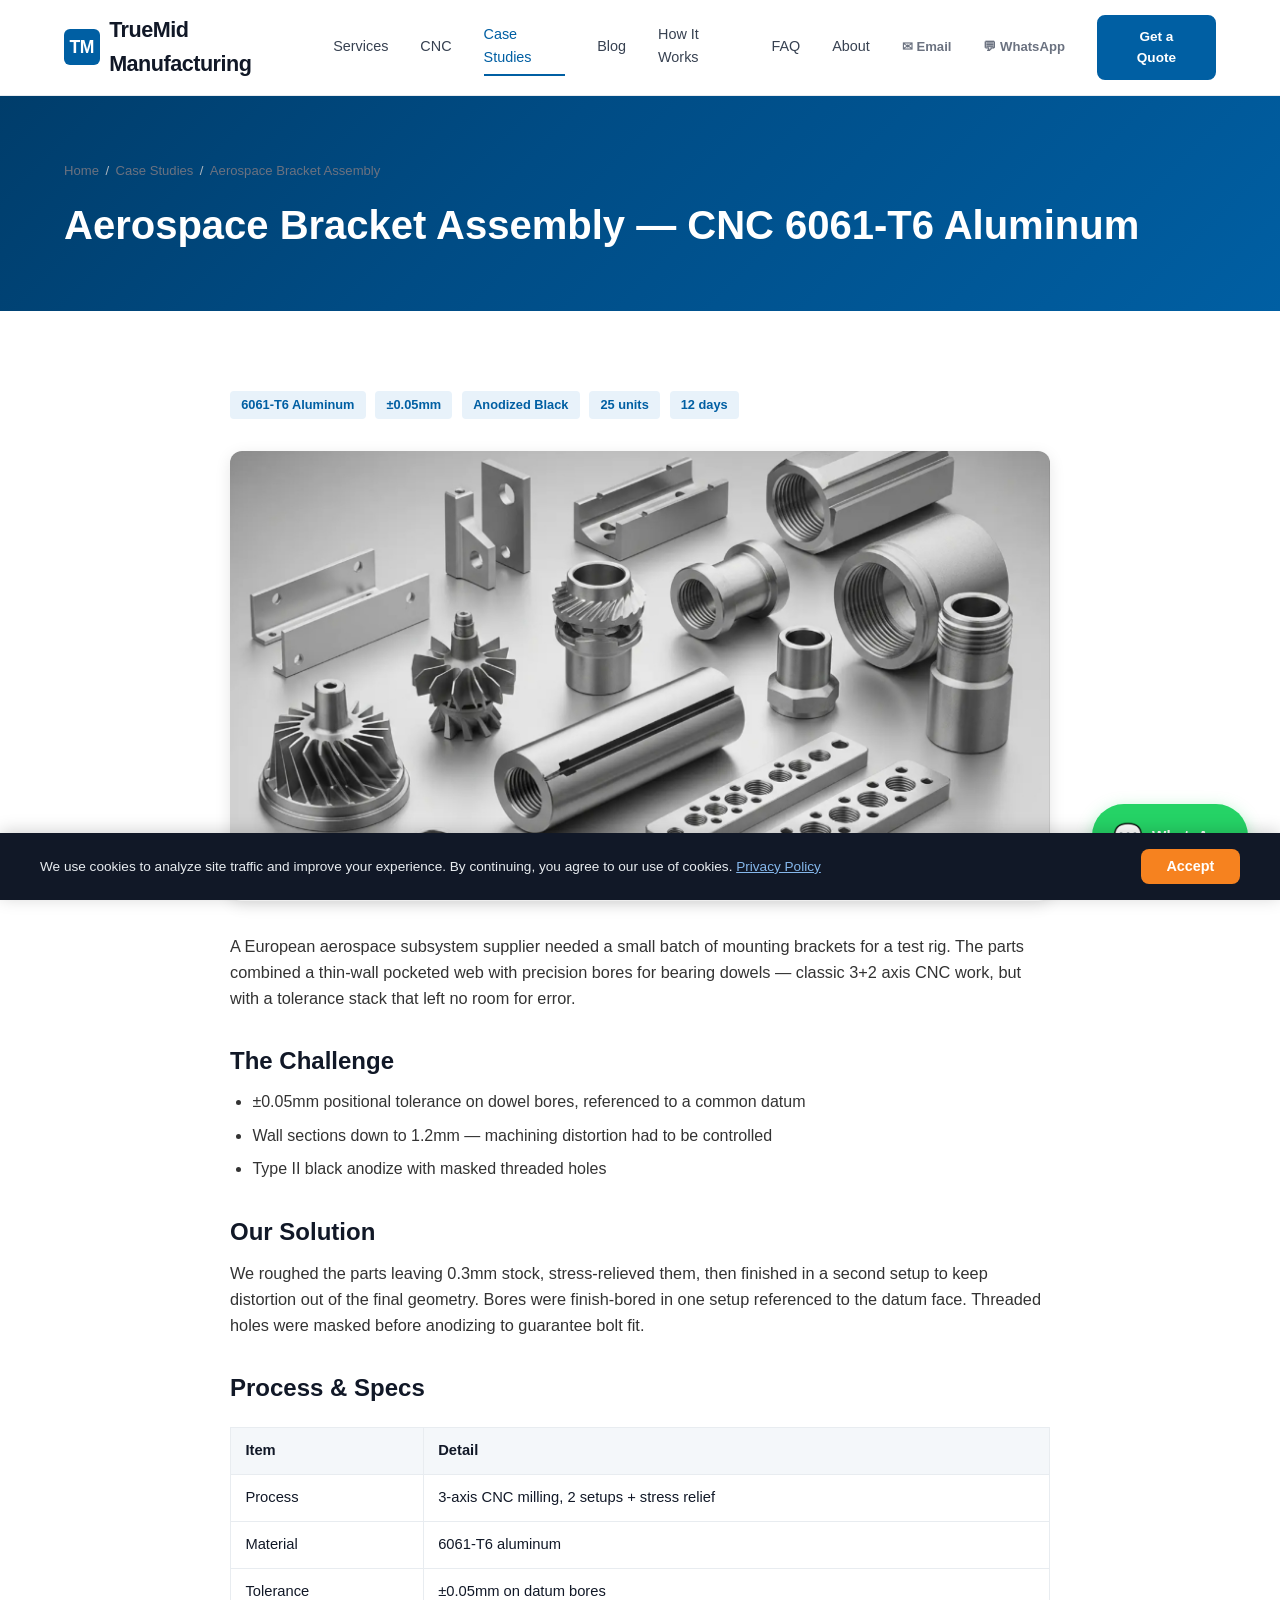
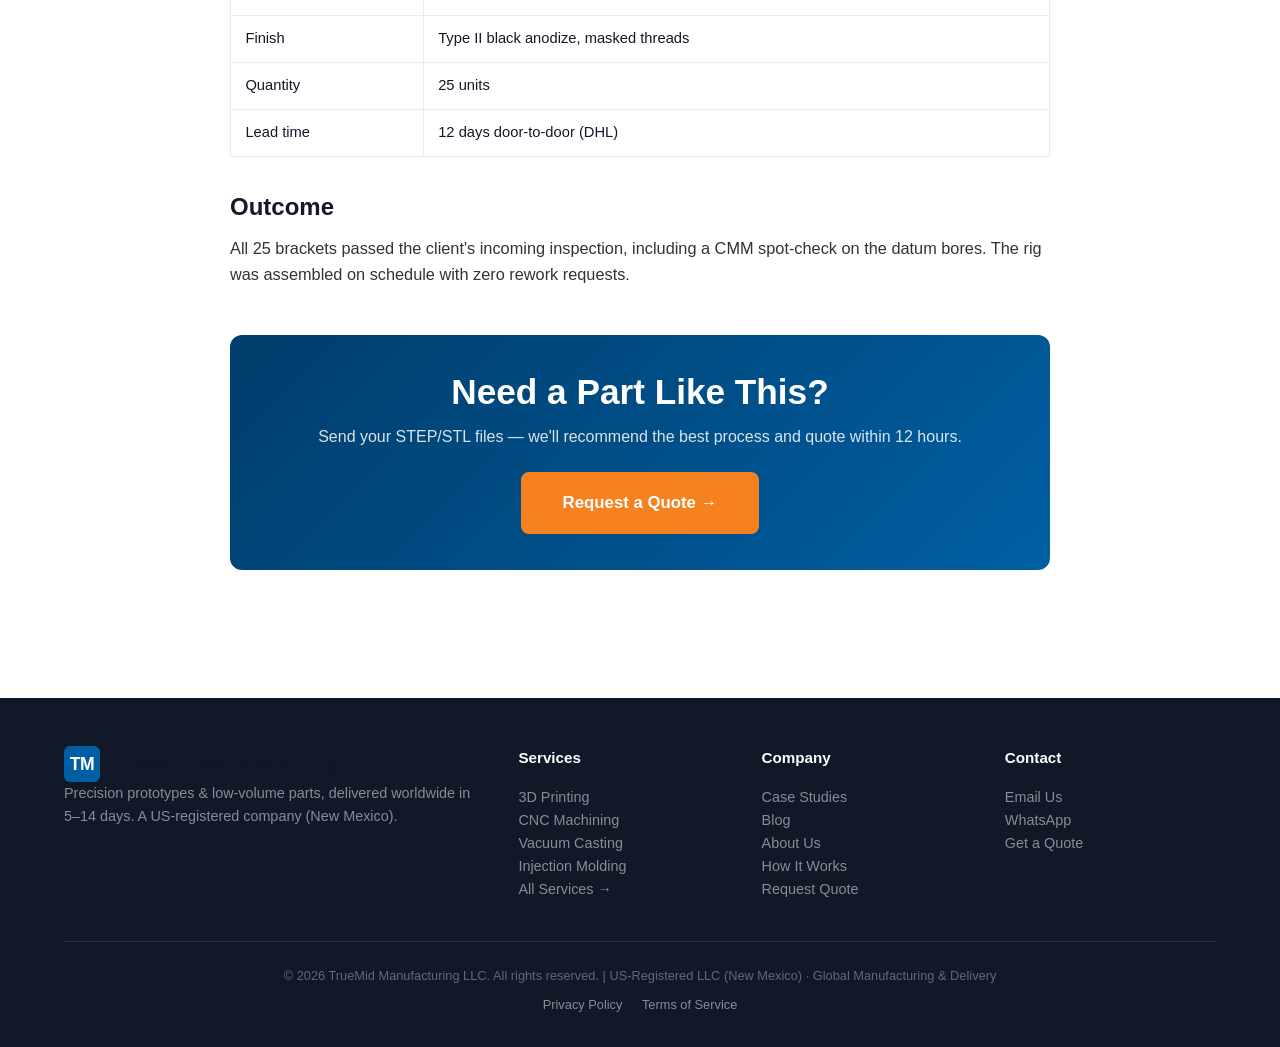
<file: cases/aerospace-bracket.html>
<!DOCTYPE html>
<html lang="en">
<head>
<meta charset="UTF-8">
<meta name="viewport" content="width=device-width, initial-scale=1.0">
<title>Aerospace Bracket Assembly — CNC 6061-T6 Aluminum | TrueMid Manufacturing</title>
<meta name="description" content="CNC machined 6061-T6 aerospace brackets: ±0.05mm tolerance, black anodized, 25 units delivered in 12 days. Precision CNC machining case study by TrueMid Manufacturing.">
<meta property="og:title" content="Aerospace Bracket Assembly — CNC 6061-T6 Aluminum | TrueMid Manufacturing">
<meta property="og:description" content="CNC machined 6061-T6 aerospace brackets: ±0.05mm tolerance, black anodized, 25 units delivered in 12 days. Precision CNC machining case study by TrueMid Manufacturing.">
<meta property="og:type" content="article">
<meta property="og:url" content="https://www.truemidmanufacturing.com/cases/aerospace-bracket.html">
<link rel="canonical" href="https://www.truemidmanufacturing.com/cases/aerospace-bracket.html">
<link rel="icon" href="data:image/svg+xml,<svg xmlns='http://www.w3.org/2000/svg' viewBox='0 0 100 100'><text y='.9em' font-size='90'>🔧</text></svg>">
<link rel="stylesheet" href="../assets/style.css">
<script type="application/ld+json">
{
  "@context": "https://schema.org",
  "@type": "BreadcrumbList",
  "itemListElement": [
    {
      "@type": "ListItem",
      "position": 1,
      "name": "Home",
      "item": "https://www.truemidmanufacturing.com/"
    },
    {
      "@type": "ListItem",
      "position": 2,
      "name": "Case Studies",
      "item": "https://www.truemidmanufacturing.com/cases.html"
    },
    {
      "@type": "ListItem",
      "position": 3,
      "name": "Aerospace Bracket Assembly",
      "item": "https://www.truemidmanufacturing.com/cases/aerospace-bracket.html"
    }
  ]
}
</script></head>
<body>
<a href="https://wa.me/8615291861855?text=Hello%2C%20I%20need%20a%20quote%20for%20manufacturing%20services" class="wa-float" target="_blank" rel="noopener" aria-label="Chat on WhatsApp">
  <span class="wa-icon">&#128172;</span> WhatsApp
</a>
<header id="header">
<div class="header-inner">
<a href="../index.html" class="logo">
    <span class="logo-icon">TM</span>
    TrueMid Manufacturing
  </a>
  <button class="menu-toggle" onclick="toggleMenu()" aria-label="Menu">
    <span></span><span></span><span></span>
  </button>
  <nav id="nav">
    <a href="../index.html#services">Services</a>
    <a href="../cnc.html">CNC</a>
    <a href="../cases.html" class="active">Case Studies</a>
    <a href="../blog.html">Blog</a>
    <a href="../index.html#how">How It Works</a>
    <a href="../index.html#faq">FAQ</a>
    <a href="../index.html#about">About</a>
    <a href="mailto:bruce@truemidmanufacturing.com" class="nav-contact" title="Email us">&#9993;&#xFE0E; Email</a>
    <a href="https://wa.me/8615291861855?text=Hello%2C%20I%20need%20a%20quote%20for%20manufacturing%20services" class="nav-contact" target="_blank" rel="noopener" title="Chat on WhatsApp">&#128172;&#xFE0E; WhatsApp</a>
    <a href="../index.html#contact" class="btn btn-primary">Get a Quote</a>
  </nav>
</div>
</header>
<!-- ===== PAGE HERO ===== -->
<section class="page-hero">
<div class="container">
  <div class="breadcrumb"><a href="../index.html">Home</a><span>/</span><a href="../cases.html">Case Studies</a><span>/</span>Aerospace Bracket Assembly</div>
  <h1>Aerospace Bracket Assembly — CNC 6061-T6 Aluminum</h1>
</div>
</section>

<!-- ===== CASE BODY ===== -->
<section>
<div class="container">
  <div class="detail-wrap fade-in">
    <ul class="detail-meta">
      <li>6061-T6 Aluminum</li>
      <li>±0.05mm</li>
      <li>Anodized Black</li>
      <li>25 units</li>
      <li>12 days</li>
    </ul>
    <div class="detail-hero-img">
      <img src="../images/case-cnc.jpg" alt="Aerospace Bracket Assembly — CNC 6061-T6 Aluminum" width="1200" height="800">
    </div>
    <div class="detail-body">

<p>A European aerospace subsystem supplier needed a small batch of mounting brackets for a test rig. The parts combined a thin-wall pocketed web with precision bores for bearing dowels &mdash; classic 3+2 axis CNC work, but with a tolerance stack that left no room for error.</p>
<h2>The Challenge</h2>
<ul>
<li>&plusmn;0.05mm positional tolerance on dowel bores, referenced to a common datum</li>
<li>Wall sections down to 1.2mm &mdash; machining distortion had to be controlled</li>
<li>Type II black anodize with masked threaded holes</li>
</ul>
<h2>Our Solution</h2>
<p>We roughed the parts leaving 0.3mm stock, stress-relieved them, then finished in a second setup to keep distortion out of the final geometry. Bores were finish-bored in one setup referenced to the datum face. Threaded holes were masked before anodizing to guarantee bolt fit.</p>
<h2>Process &amp; Specs</h2>
<table>
<tr><th>Item</th><th>Detail</th></tr>
<tr><td>Process</td><td>3-axis CNC milling, 2 setups + stress relief</td></tr>
<tr><td>Material</td><td>6061-T6 aluminum</td></tr>
<tr><td>Tolerance</td><td>&plusmn;0.05mm on datum bores</td></tr>
<tr><td>Finish</td><td>Type II black anodize, masked threads</td></tr>
<tr><td>Quantity</td><td>25 units</td></tr>
<tr><td>Lead time</td><td>12 days door-to-door (DHL)</td></tr>
</table>
<h2>Outcome</h2>
<p>All 25 brackets passed the client's incoming inspection, including a CMM spot-check on the datum bores. The rig was assembled on schedule with zero rework requests.</p>
    </div>
    <div class="detail-cta">
      <h2>Need a Part Like This?</h2>
      <p>Send your STEP/STL files &mdash; we'll recommend the best process and quote within 12 hours.</p>
      <a href="../index.html#contact" class="btn btn-orange">Request a Quote &rarr;</a>
    </div>
  </div>
</div>
</section>
<footer>
<div class="container">
  <div class="footer-grid" style="grid-template-columns:2fr 1fr 1fr 1fr">
    <div>
      <div class="logo"><span class="logo-icon">TM</span> TrueMid Manufacturing</div>
      <p style="color:rgba(255,255,255,.5)">Precision prototypes &amp; low-volume parts, delivered worldwide in 5&ndash;14 days. A US-registered company (New Mexico).</p>
    </div>
    <div>
      <h4>Services</h4>
      <a href="../index.html#services">3D Printing</a><br>
      <a href="../cnc.html">CNC Machining</a><br>
      <a href="../index.html#services">Vacuum Casting</a><br>
      <a href="../index.html#services">Injection Molding</a><br>
      <a href="../index.html#services">All Services &rarr;</a>
    </div>
    <div>
      <h4>Company</h4>
      <a href="../cases.html">Case Studies</a><br>
      <a href="../blog.html">Blog</a><br>
      <a href="../index.html#about">About Us</a><br>
      <a href="../index.html#how">How It Works</a><br>
      <a href="../index.html#contact">Request Quote</a>
    </div>
    <div>
      <h4>Contact</h4>
      <a href="mailto:bruce@truemidmanufacturing.com">Email Us</a><br>
      <a href="https://wa.me/8615291861855?text=Hello%2C%20I%20need%20a%20quote%20for%20manufacturing%20services" target="_blank" rel="noopener">WhatsApp</a><br>
      <a href="../index.html#contact">Get a Quote</a>
    </div>
  </div>
  <div class="footer-bottom">
    &copy; 2026 TrueMid Manufacturing LLC. All rights reserved. | US-Registered LLC (New Mexico) &middot; Global Manufacturing &amp; Delivery
    <div class="footer-legal">
      <a href="../privacy.html">Privacy Policy</a>
      <a href="../terms.html">Terms of Service</a>
    </div>
  </div>
</div>
</footer>
<script>
function toggleMenu(){document.getElementById('nav').classList.toggle('open')}
document.querySelectorAll('nav a').forEach(a=>a.addEventListener('click',()=>document.getElementById('nav').classList.remove('open')));
window.addEventListener('scroll',()=>document.getElementById('header').classList.toggle('scrolled',window.scrollY>10));
const observer=new IntersectionObserver((e)=>{e.forEach(e=>{if(e.isIntersecting){e.target.classList.add('visible');observer.unobserve(e.target)}})},{threshold:0.15});
document.querySelectorAll('.fade-in').forEach(el=>observer.observe(el));
</script>

<script src="../assets/analytics.js"></script>
</body>
</html>
</file>
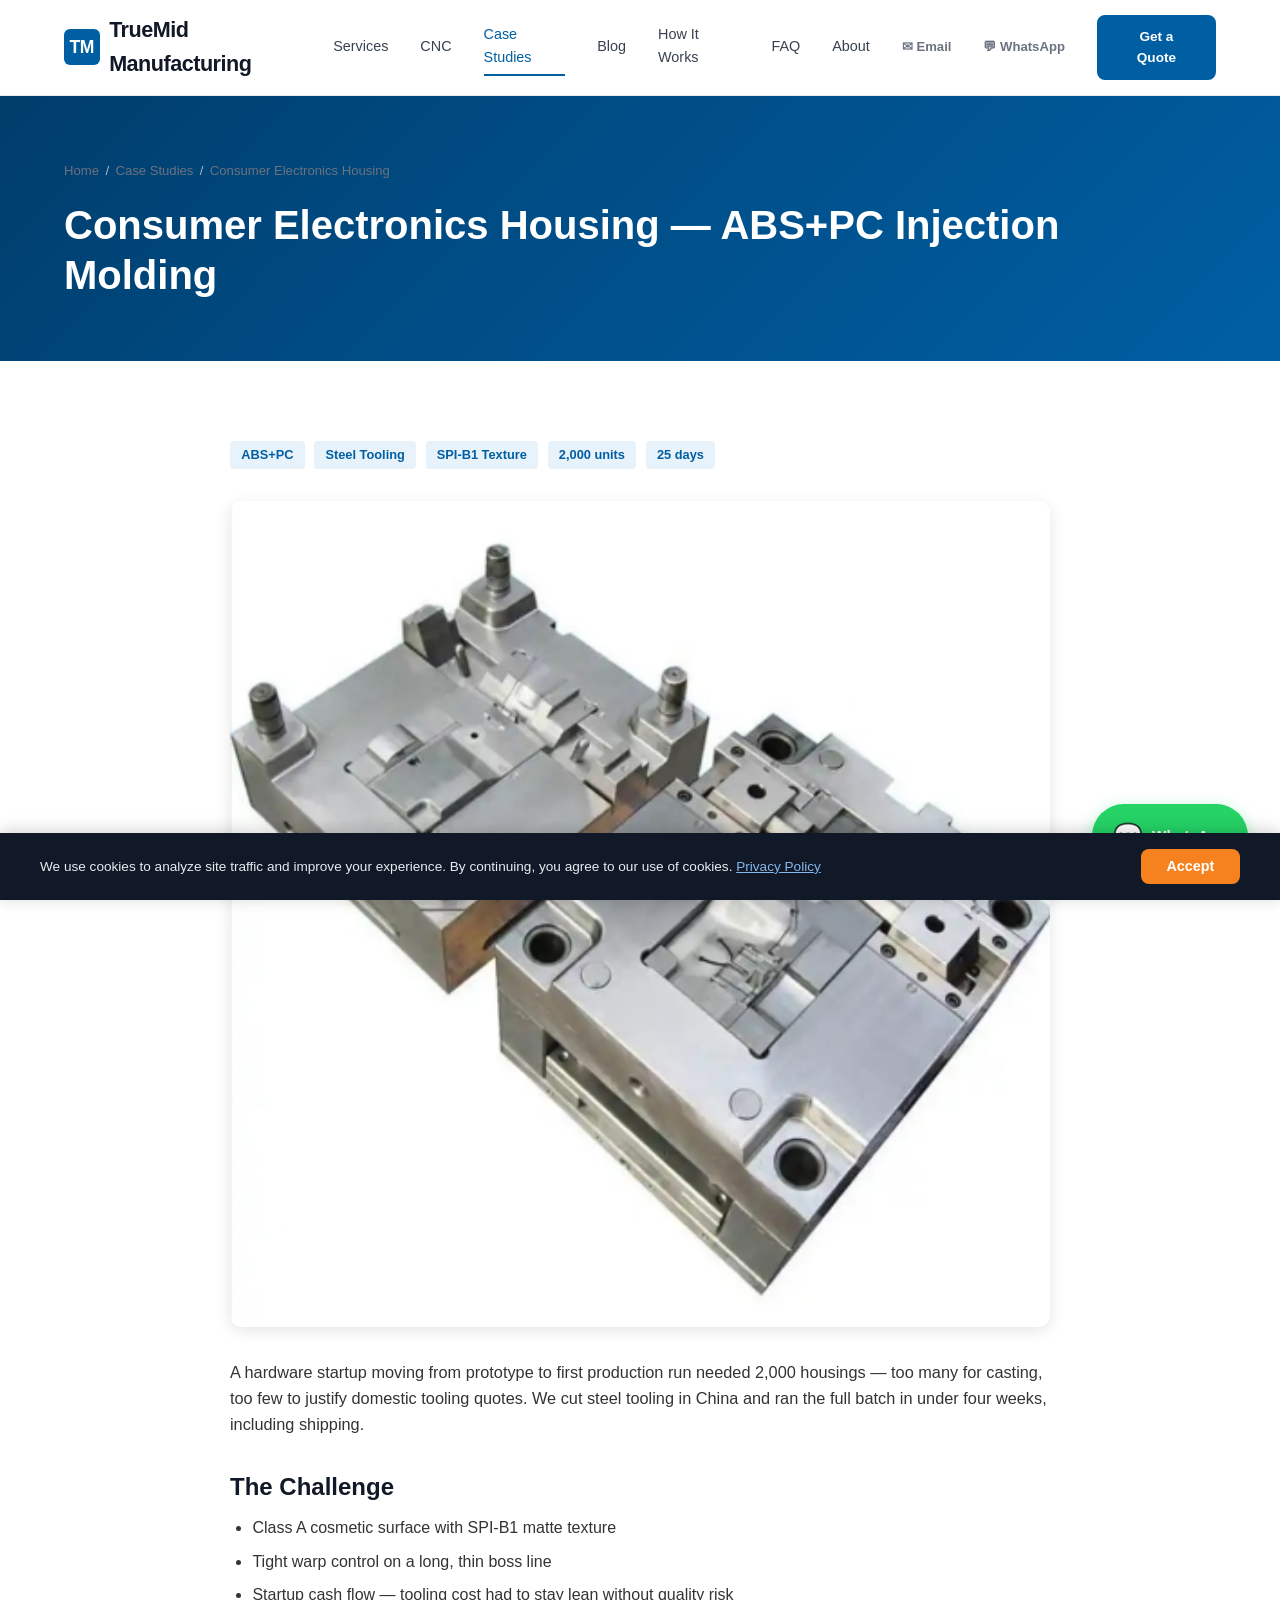
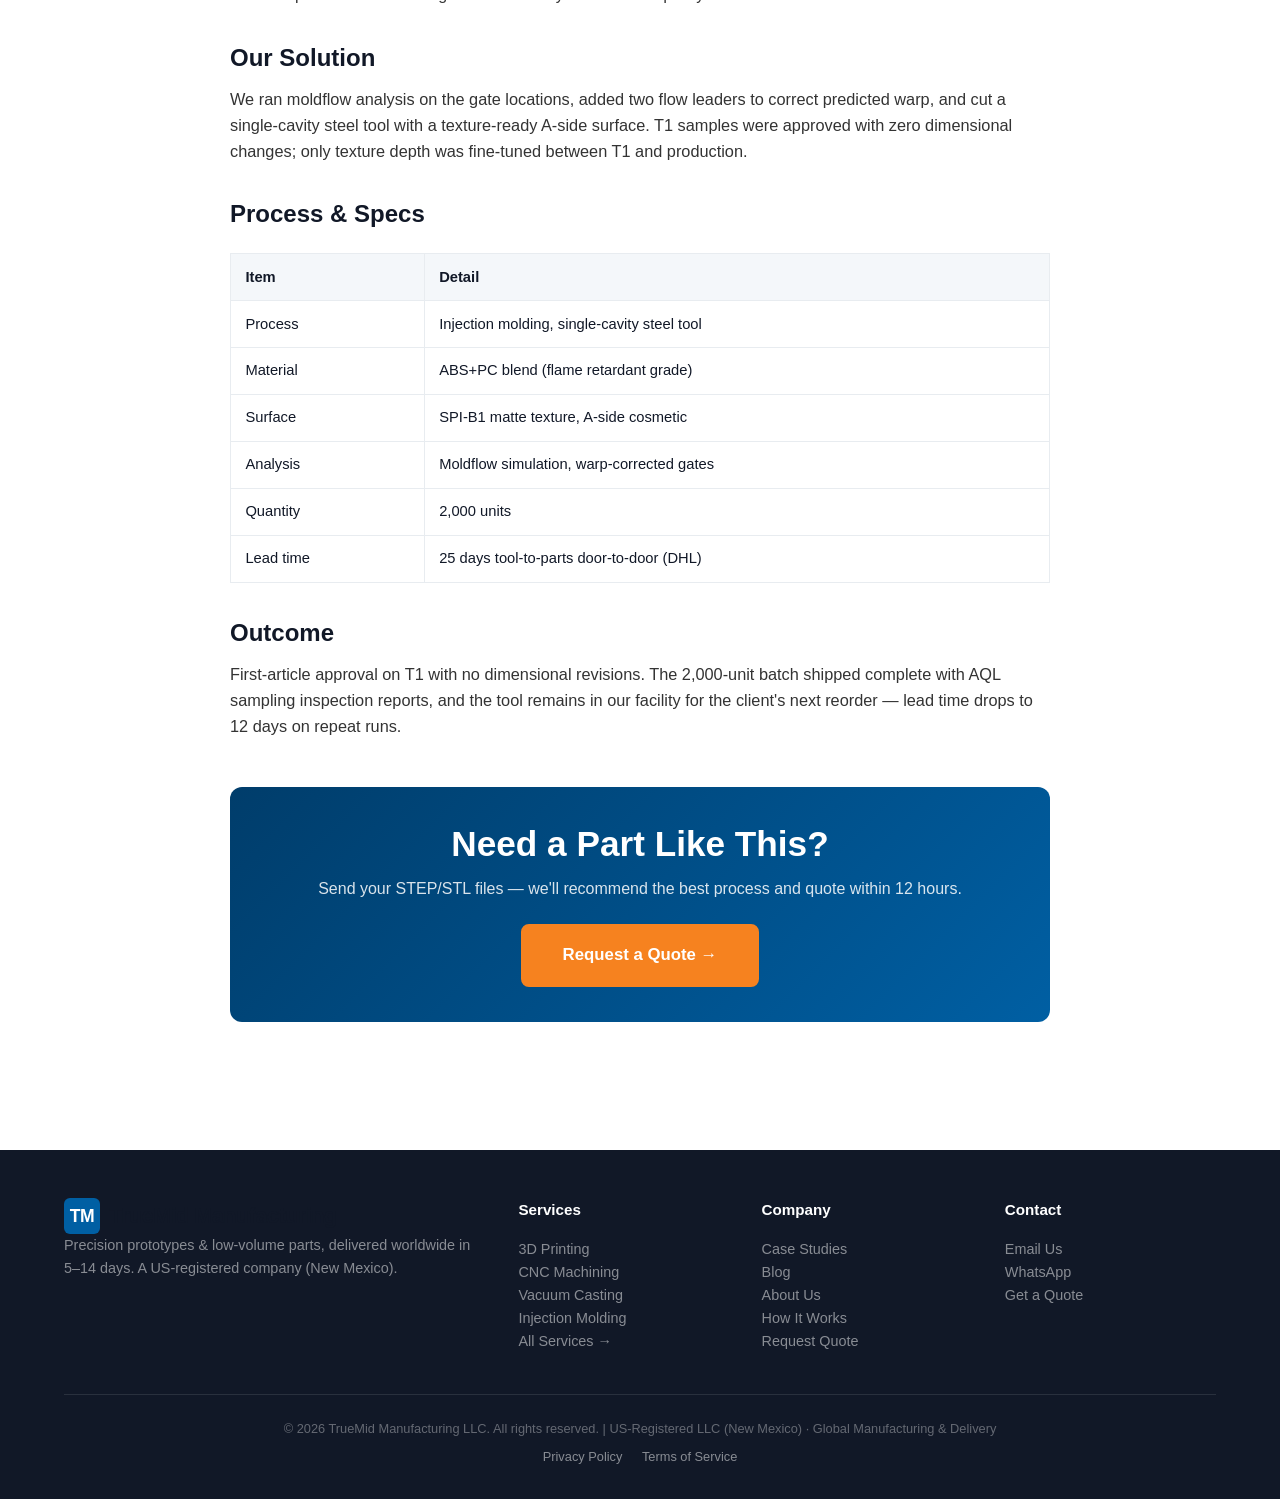
<file: cases/consumer-electronics-housing.html>
<!DOCTYPE html>
<html lang="en">
<head>
<meta charset="UTF-8">
<meta name="viewport" content="width=device-width, initial-scale=1.0">
<title>Consumer Electronics Housing — ABS+PC Injection Molding | TrueMid Manufacturing</title>
<meta name="description" content="Injection molded ABS+PC consumer electronics housings: steel tooling, SPI-B1 texture, 2,000 units in 25 days. Low-volume injection molding case study.">
<meta property="og:title" content="Consumer Electronics Housing — ABS+PC Injection Molding | TrueMid Manufacturing">
<meta property="og:description" content="Injection molded ABS+PC consumer electronics housings: steel tooling, SPI-B1 texture, 2,000 units in 25 days. Low-volume injection molding case study.">
<meta property="og:type" content="article">
<meta property="og:url" content="https://www.truemidmanufacturing.com/cases/consumer-electronics-housing.html">
<link rel="canonical" href="https://www.truemidmanufacturing.com/cases/consumer-electronics-housing.html">
<link rel="icon" href="data:image/svg+xml,<svg xmlns='http://www.w3.org/2000/svg' viewBox='0 0 100 100'><text y='.9em' font-size='90'>🔧</text></svg>">
<link rel="stylesheet" href="../assets/style.css">
<script type="application/ld+json">
{
  "@context": "https://schema.org",
  "@type": "BreadcrumbList",
  "itemListElement": [
    {
      "@type": "ListItem",
      "position": 1,
      "name": "Home",
      "item": "https://www.truemidmanufacturing.com/"
    },
    {
      "@type": "ListItem",
      "position": 2,
      "name": "Case Studies",
      "item": "https://www.truemidmanufacturing.com/cases.html"
    },
    {
      "@type": "ListItem",
      "position": 3,
      "name": "Consumer Electronics Housing",
      "item": "https://www.truemidmanufacturing.com/cases/consumer-electronics-housing.html"
    }
  ]
}
</script></head>
<body>
<a href="https://wa.me/8615291861855?text=Hello%2C%20I%20need%20a%20quote%20for%20manufacturing%20services" class="wa-float" target="_blank" rel="noopener" aria-label="Chat on WhatsApp">
  <span class="wa-icon">&#128172;</span> WhatsApp
</a>
<header id="header">
<div class="header-inner">
<a href="../index.html" class="logo">
    <span class="logo-icon">TM</span>
    TrueMid Manufacturing
  </a>
  <button class="menu-toggle" onclick="toggleMenu()" aria-label="Menu">
    <span></span><span></span><span></span>
  </button>
  <nav id="nav">
    <a href="../index.html#services">Services</a>
    <a href="../cnc.html">CNC</a>
    <a href="../cases.html" class="active">Case Studies</a>
    <a href="../blog.html">Blog</a>
    <a href="../index.html#how">How It Works</a>
    <a href="../index.html#faq">FAQ</a>
    <a href="../index.html#about">About</a>
    <a href="mailto:bruce@truemidmanufacturing.com" class="nav-contact" title="Email us">&#9993;&#xFE0E; Email</a>
    <a href="https://wa.me/8615291861855?text=Hello%2C%20I%20need%20a%20quote%20for%20manufacturing%20services" class="nav-contact" target="_blank" rel="noopener" title="Chat on WhatsApp">&#128172;&#xFE0E; WhatsApp</a>
    <a href="../index.html#contact" class="btn btn-primary">Get a Quote</a>
  </nav>
</div>
</header>
<!-- ===== PAGE HERO ===== -->
<section class="page-hero">
<div class="container">
  <div class="breadcrumb"><a href="../index.html">Home</a><span>/</span><a href="../cases.html">Case Studies</a><span>/</span>Consumer Electronics Housing</div>
  <h1>Consumer Electronics Housing — ABS+PC Injection Molding</h1>
</div>
</section>

<!-- ===== CASE BODY ===== -->
<section>
<div class="container">
  <div class="detail-wrap fade-in">
    <ul class="detail-meta">
      <li>ABS+PC</li>
      <li>Steel Tooling</li>
      <li>SPI-B1 Texture</li>
      <li>2,000 units</li>
      <li>25 days</li>
    </ul>
    <div class="detail-hero-img">
      <img src="../images/case-injection.jpg" alt="Consumer Electronics Housing — ABS+PC Injection Molding" width="1200" height="800">
    </div>
    <div class="detail-body">

<p>A hardware startup moving from prototype to first production run needed 2,000 housings &mdash; too many for casting, too few to justify domestic tooling quotes. We cut steel tooling in China and ran the full batch in under four weeks, including shipping.</p>
<h2>The Challenge</h2>
<ul>
<li>Class A cosmetic surface with SPI-B1 matte texture</li>
<li>Tight warp control on a long, thin boss line</li>
<li>Startup cash flow &mdash; tooling cost had to stay lean without quality risk</li>
</ul>
<h2>Our Solution</h2>
<p>We ran moldflow analysis on the gate locations, added two flow leaders to correct predicted warp, and cut a single-cavity steel tool with a texture-ready A-side surface. T1 samples were approved with zero dimensional changes; only texture depth was fine-tuned between T1 and production.</p>
<h2>Process &amp; Specs</h2>
<table>
<tr><th>Item</th><th>Detail</th></tr>
<tr><td>Process</td><td>Injection molding, single-cavity steel tool</td></tr>
<tr><td>Material</td><td>ABS+PC blend (flame retardant grade)</td></tr>
<tr><td>Surface</td><td>SPI-B1 matte texture, A-side cosmetic</td></tr>
<tr><td>Analysis</td><td>Moldflow simulation, warp-corrected gates</td></tr>
<tr><td>Quantity</td><td>2,000 units</td></tr>
<tr><td>Lead time</td><td>25 days tool-to-parts door-to-door (DHL)</td></tr>
</table>
<h2>Outcome</h2>
<p>First-article approval on T1 with no dimensional revisions. The 2,000-unit batch shipped complete with AQL sampling inspection reports, and the tool remains in our facility for the client's next reorder &mdash; lead time drops to 12 days on repeat runs.</p>
    </div>
    <div class="detail-cta">
      <h2>Need a Part Like This?</h2>
      <p>Send your STEP/STL files &mdash; we'll recommend the best process and quote within 12 hours.</p>
      <a href="../index.html#contact" class="btn btn-orange">Request a Quote &rarr;</a>
    </div>
  </div>
</div>
</section>
<footer>
<div class="container">
  <div class="footer-grid" style="grid-template-columns:2fr 1fr 1fr 1fr">
    <div>
      <div class="logo"><span class="logo-icon">TM</span> TrueMid Manufacturing</div>
      <p style="color:rgba(255,255,255,.5)">Precision prototypes &amp; low-volume parts, delivered worldwide in 5&ndash;14 days. A US-registered company (New Mexico).</p>
    </div>
    <div>
      <h4>Services</h4>
      <a href="../index.html#services">3D Printing</a><br>
      <a href="../cnc.html">CNC Machining</a><br>
      <a href="../index.html#services">Vacuum Casting</a><br>
      <a href="../index.html#services">Injection Molding</a><br>
      <a href="../index.html#services">All Services &rarr;</a>
    </div>
    <div>
      <h4>Company</h4>
      <a href="../cases.html">Case Studies</a><br>
      <a href="../blog.html">Blog</a><br>
      <a href="../index.html#about">About Us</a><br>
      <a href="../index.html#how">How It Works</a><br>
      <a href="../index.html#contact">Request Quote</a>
    </div>
    <div>
      <h4>Contact</h4>
      <a href="mailto:bruce@truemidmanufacturing.com">Email Us</a><br>
      <a href="https://wa.me/8615291861855?text=Hello%2C%20I%20need%20a%20quote%20for%20manufacturing%20services" target="_blank" rel="noopener">WhatsApp</a><br>
      <a href="../index.html#contact">Get a Quote</a>
    </div>
  </div>
  <div class="footer-bottom">
    &copy; 2026 TrueMid Manufacturing LLC. All rights reserved. | US-Registered LLC (New Mexico) &middot; Global Manufacturing &amp; Delivery
    <div class="footer-legal">
      <a href="../privacy.html">Privacy Policy</a>
      <a href="../terms.html">Terms of Service</a>
    </div>
  </div>
</div>
</footer>
<script>
function toggleMenu(){document.getElementById('nav').classList.toggle('open')}
document.querySelectorAll('nav a').forEach(a=>a.addEventListener('click',()=>document.getElementById('nav').classList.remove('open')));
window.addEventListener('scroll',()=>document.getElementById('header').classList.toggle('scrolled',window.scrollY>10));
const observer=new IntersectionObserver((e)=>{e.forEach(e=>{if(e.isIntersecting){e.target.classList.add('visible');observer.unobserve(e.target)}})},{threshold:0.15});
document.querySelectorAll('.fade-in').forEach(el=>observer.observe(el));
</script>

<script src="../assets/analytics.js"></script>
</body>
</html>
</file>
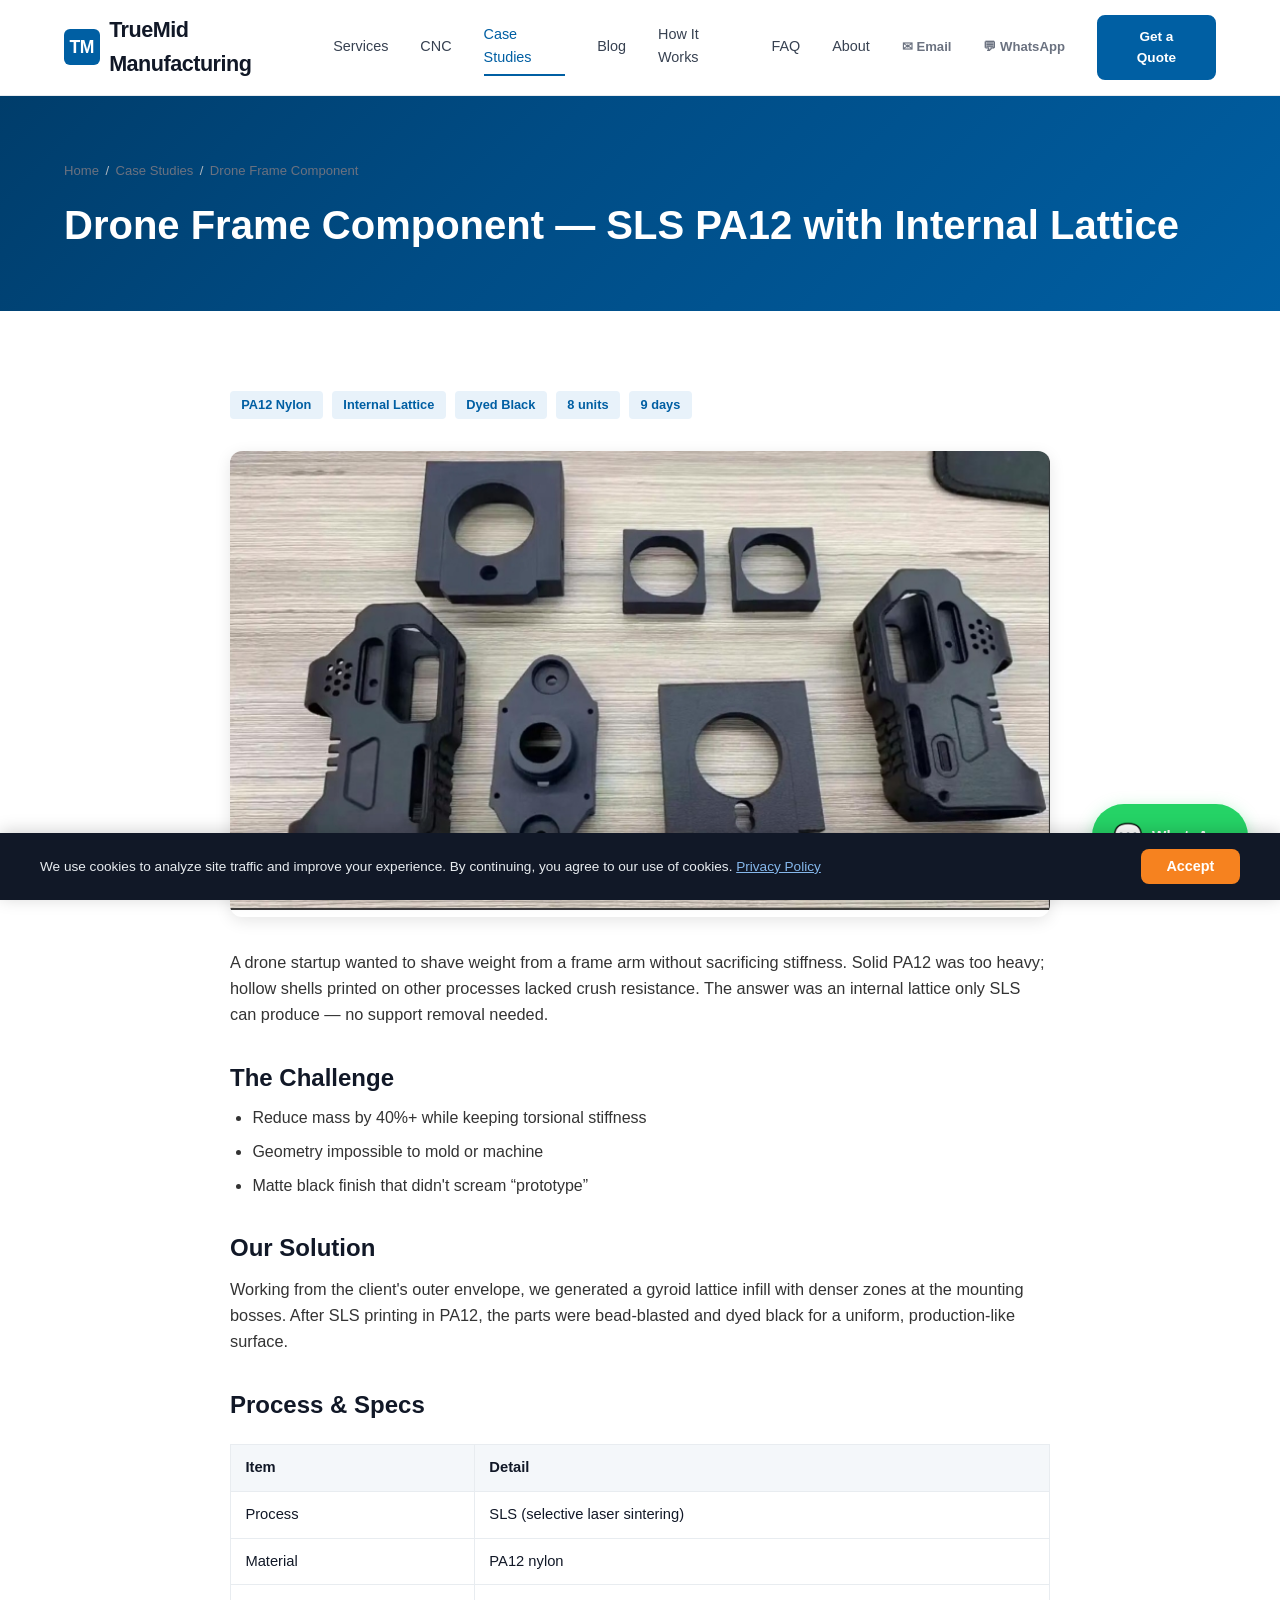
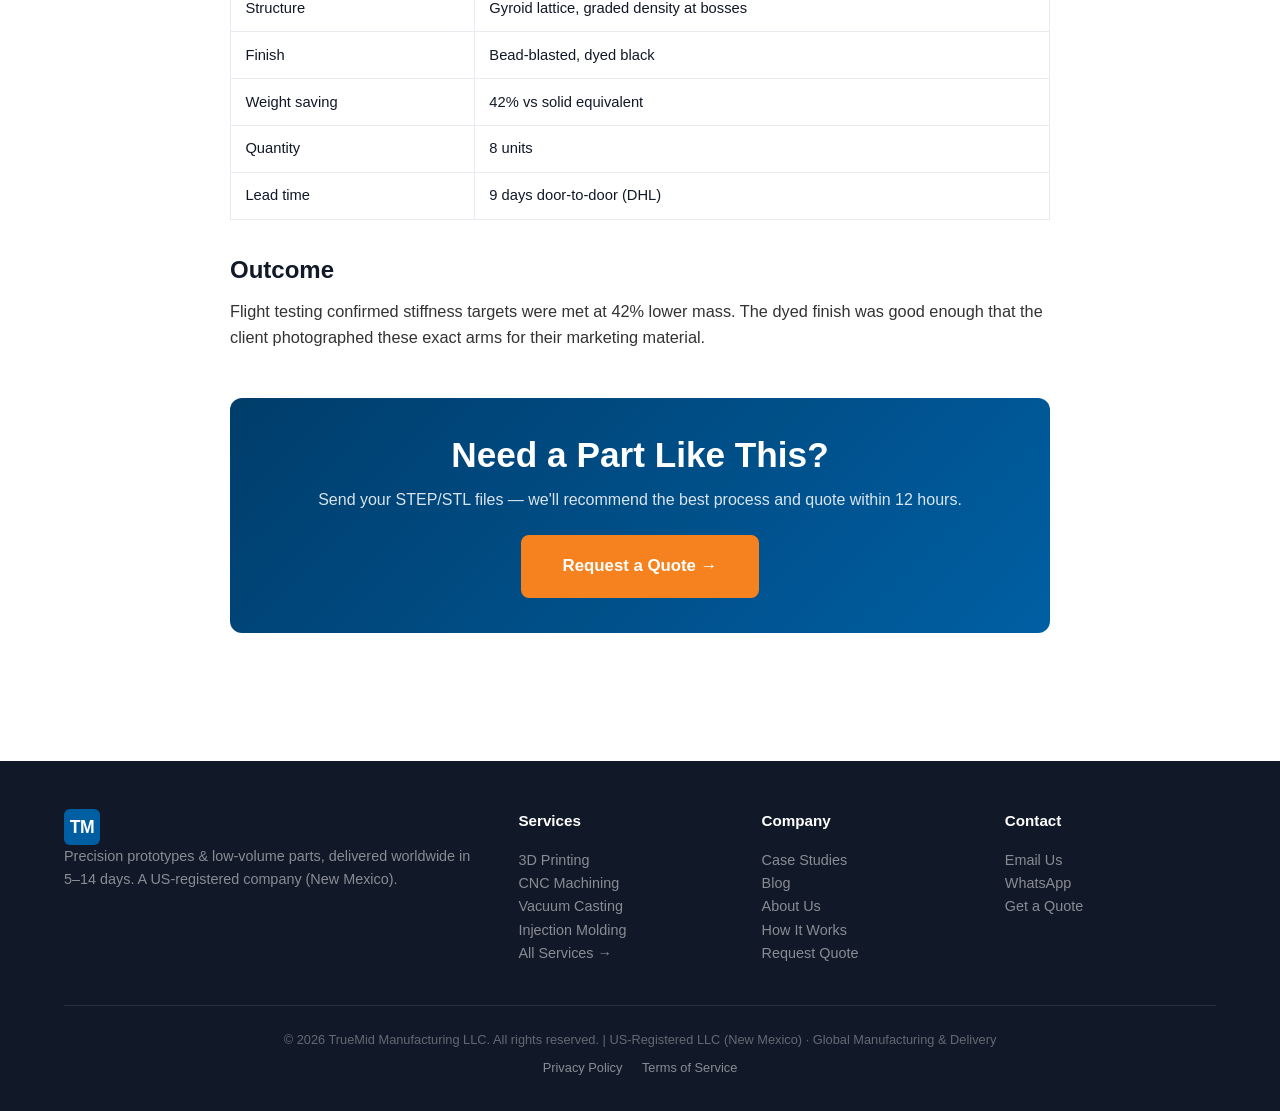
<file: cases/drone-frame-component.html>
<!DOCTYPE html>
<html lang="en">
<head>
<meta charset="UTF-8">
<meta name="viewport" content="width=device-width, initial-scale=1.0">
<title>Drone Frame Component — SLS PA12 with Internal Lattice | TrueMid Manufacturing</title>
<meta name="description" content="SLS 3D printed PA12 drone frame arms with internal lattice structure: 42% lighter than solid, 8 units in 9 days. Design-for-additive case study.">
<meta property="og:title" content="Drone Frame Component — SLS PA12 with Internal Lattice | TrueMid Manufacturing">
<meta property="og:description" content="SLS 3D printed PA12 drone frame arms with internal lattice structure: 42% lighter than solid, 8 units in 9 days. Design-for-additive case study.">
<meta property="og:type" content="article">
<meta property="og:url" content="https://www.truemidmanufacturing.com/cases/drone-frame-component.html">
<link rel="canonical" href="https://www.truemidmanufacturing.com/cases/drone-frame-component.html">
<link rel="icon" href="data:image/svg+xml,<svg xmlns='http://www.w3.org/2000/svg' viewBox='0 0 100 100'><text y='.9em' font-size='90'>🔧</text></svg>">
<link rel="stylesheet" href="../assets/style.css">
<script type="application/ld+json">
{
  "@context": "https://schema.org",
  "@type": "BreadcrumbList",
  "itemListElement": [
    {
      "@type": "ListItem",
      "position": 1,
      "name": "Home",
      "item": "https://www.truemidmanufacturing.com/"
    },
    {
      "@type": "ListItem",
      "position": 2,
      "name": "Case Studies",
      "item": "https://www.truemidmanufacturing.com/cases.html"
    },
    {
      "@type": "ListItem",
      "position": 3,
      "name": "Drone Frame Component",
      "item": "https://www.truemidmanufacturing.com/cases/drone-frame-component.html"
    }
  ]
}
</script></head>
<body>
<a href="https://wa.me/8615291861855?text=Hello%2C%20I%20need%20a%20quote%20for%20manufacturing%20services" class="wa-float" target="_blank" rel="noopener" aria-label="Chat on WhatsApp">
  <span class="wa-icon">&#128172;</span> WhatsApp
</a>
<header id="header">
<div class="header-inner">
<a href="../index.html" class="logo">
    <span class="logo-icon">TM</span>
    TrueMid Manufacturing
  </a>
  <button class="menu-toggle" onclick="toggleMenu()" aria-label="Menu">
    <span></span><span></span><span></span>
  </button>
  <nav id="nav">
    <a href="../index.html#services">Services</a>
    <a href="../cnc.html">CNC</a>
    <a href="../cases.html" class="active">Case Studies</a>
    <a href="../blog.html">Blog</a>
    <a href="../index.html#how">How It Works</a>
    <a href="../index.html#faq">FAQ</a>
    <a href="../index.html#about">About</a>
    <a href="mailto:bruce@truemidmanufacturing.com" class="nav-contact" title="Email us">&#9993;&#xFE0E; Email</a>
    <a href="https://wa.me/8615291861855?text=Hello%2C%20I%20need%20a%20quote%20for%20manufacturing%20services" class="nav-contact" target="_blank" rel="noopener" title="Chat on WhatsApp">&#128172;&#xFE0E; WhatsApp</a>
    <a href="../index.html#contact" class="btn btn-primary">Get a Quote</a>
  </nav>
</div>
</header>
<!-- ===== PAGE HERO ===== -->
<section class="page-hero">
<div class="container">
  <div class="breadcrumb"><a href="../index.html">Home</a><span>/</span><a href="../cases.html">Case Studies</a><span>/</span>Drone Frame Component</div>
  <h1>Drone Frame Component — SLS PA12 with Internal Lattice</h1>
</div>
</section>

<!-- ===== CASE BODY ===== -->
<section>
<div class="container">
  <div class="detail-wrap fade-in">
    <ul class="detail-meta">
      <li>PA12 Nylon</li>
      <li>Internal Lattice</li>
      <li>Dyed Black</li>
      <li>8 units</li>
      <li>9 days</li>
    </ul>
    <div class="detail-hero-img">
      <img src="../images/case-sls.jpg" alt="Drone Frame Component — SLS PA12 with Internal Lattice" width="1200" height="800">
    </div>
    <div class="detail-body">

<p>A drone startup wanted to shave weight from a frame arm without sacrificing stiffness. Solid PA12 was too heavy; hollow shells printed on other processes lacked crush resistance. The answer was an internal lattice only SLS can produce &mdash; no support removal needed.</p>
<h2>The Challenge</h2>
<ul>
<li>Reduce mass by 40%+ while keeping torsional stiffness</li>
<li>Geometry impossible to mold or machine</li>
<li>Matte black finish that didn't scream &ldquo;prototype&rdquo;</li>
</ul>
<h2>Our Solution</h2>
<p>Working from the client's outer envelope, we generated a gyroid lattice infill with denser zones at the mounting bosses. After SLS printing in PA12, the parts were bead-blasted and dyed black for a uniform, production-like surface.</p>
<h2>Process &amp; Specs</h2>
<table>
<tr><th>Item</th><th>Detail</th></tr>
<tr><td>Process</td><td>SLS (selective laser sintering)</td></tr>
<tr><td>Material</td><td>PA12 nylon</td></tr>
<tr><td>Structure</td><td>Gyroid lattice, graded density at bosses</td></tr>
<tr><td>Finish</td><td>Bead-blasted, dyed black</td></tr>
<tr><td>Weight saving</td><td>42% vs solid equivalent</td></tr>
<tr><td>Quantity</td><td>8 units</td></tr>
<tr><td>Lead time</td><td>9 days door-to-door (DHL)</td></tr>
</table>
<h2>Outcome</h2>
<p>Flight testing confirmed stiffness targets were met at 42% lower mass. The dyed finish was good enough that the client photographed these exact arms for their marketing material.</p>
    </div>
    <div class="detail-cta">
      <h2>Need a Part Like This?</h2>
      <p>Send your STEP/STL files &mdash; we'll recommend the best process and quote within 12 hours.</p>
      <a href="../index.html#contact" class="btn btn-orange">Request a Quote &rarr;</a>
    </div>
  </div>
</div>
</section>
<footer>
<div class="container">
  <div class="footer-grid" style="grid-template-columns:2fr 1fr 1fr 1fr">
    <div>
      <div class="logo"><span class="logo-icon">TM</span> TrueMid Manufacturing</div>
      <p style="color:rgba(255,255,255,.5)">Precision prototypes &amp; low-volume parts, delivered worldwide in 5&ndash;14 days. A US-registered company (New Mexico).</p>
    </div>
    <div>
      <h4>Services</h4>
      <a href="../index.html#services">3D Printing</a><br>
      <a href="../cnc.html">CNC Machining</a><br>
      <a href="../index.html#services">Vacuum Casting</a><br>
      <a href="../index.html#services">Injection Molding</a><br>
      <a href="../index.html#services">All Services &rarr;</a>
    </div>
    <div>
      <h4>Company</h4>
      <a href="../cases.html">Case Studies</a><br>
      <a href="../blog.html">Blog</a><br>
      <a href="../index.html#about">About Us</a><br>
      <a href="../index.html#how">How It Works</a><br>
      <a href="../index.html#contact">Request Quote</a>
    </div>
    <div>
      <h4>Contact</h4>
      <a href="mailto:bruce@truemidmanufacturing.com">Email Us</a><br>
      <a href="https://wa.me/8615291861855?text=Hello%2C%20I%20need%20a%20quote%20for%20manufacturing%20services" target="_blank" rel="noopener">WhatsApp</a><br>
      <a href="../index.html#contact">Get a Quote</a>
    </div>
  </div>
  <div class="footer-bottom">
    &copy; 2026 TrueMid Manufacturing LLC. All rights reserved. | US-Registered LLC (New Mexico) &middot; Global Manufacturing &amp; Delivery
    <div class="footer-legal">
      <a href="../privacy.html">Privacy Policy</a>
      <a href="../terms.html">Terms of Service</a>
    </div>
  </div>
</div>
</footer>
<script>
function toggleMenu(){document.getElementById('nav').classList.toggle('open')}
document.querySelectorAll('nav a').forEach(a=>a.addEventListener('click',()=>document.getElementById('nav').classList.remove('open')));
window.addEventListener('scroll',()=>document.getElementById('header').classList.toggle('scrolled',window.scrollY>10));
const observer=new IntersectionObserver((e)=>{e.forEach(e=>{if(e.isIntersecting){e.target.classList.add('visible');observer.unobserve(e.target)}})},{threshold:0.15});
document.querySelectorAll('.fade-in').forEach(el=>observer.observe(el));
</script>

<script src="../assets/analytics.js"></script>
</body>
</html>
</file>
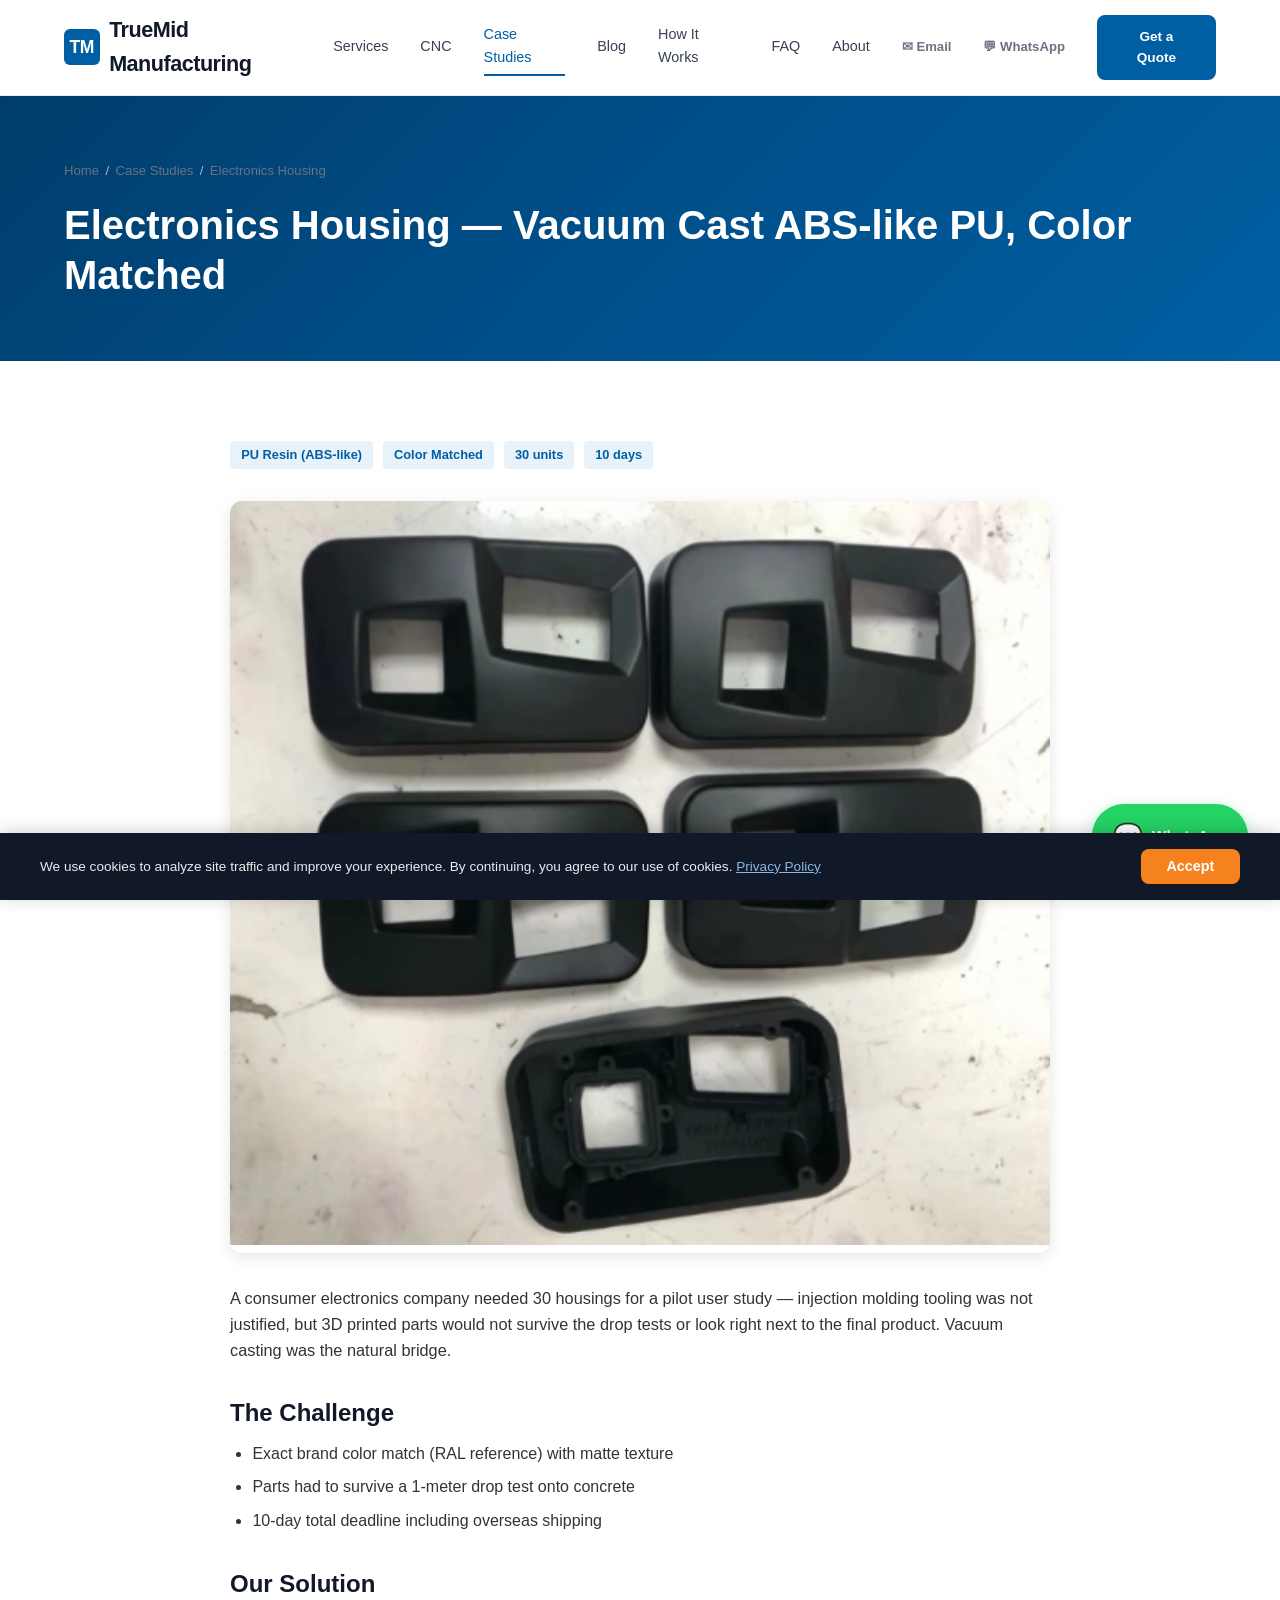
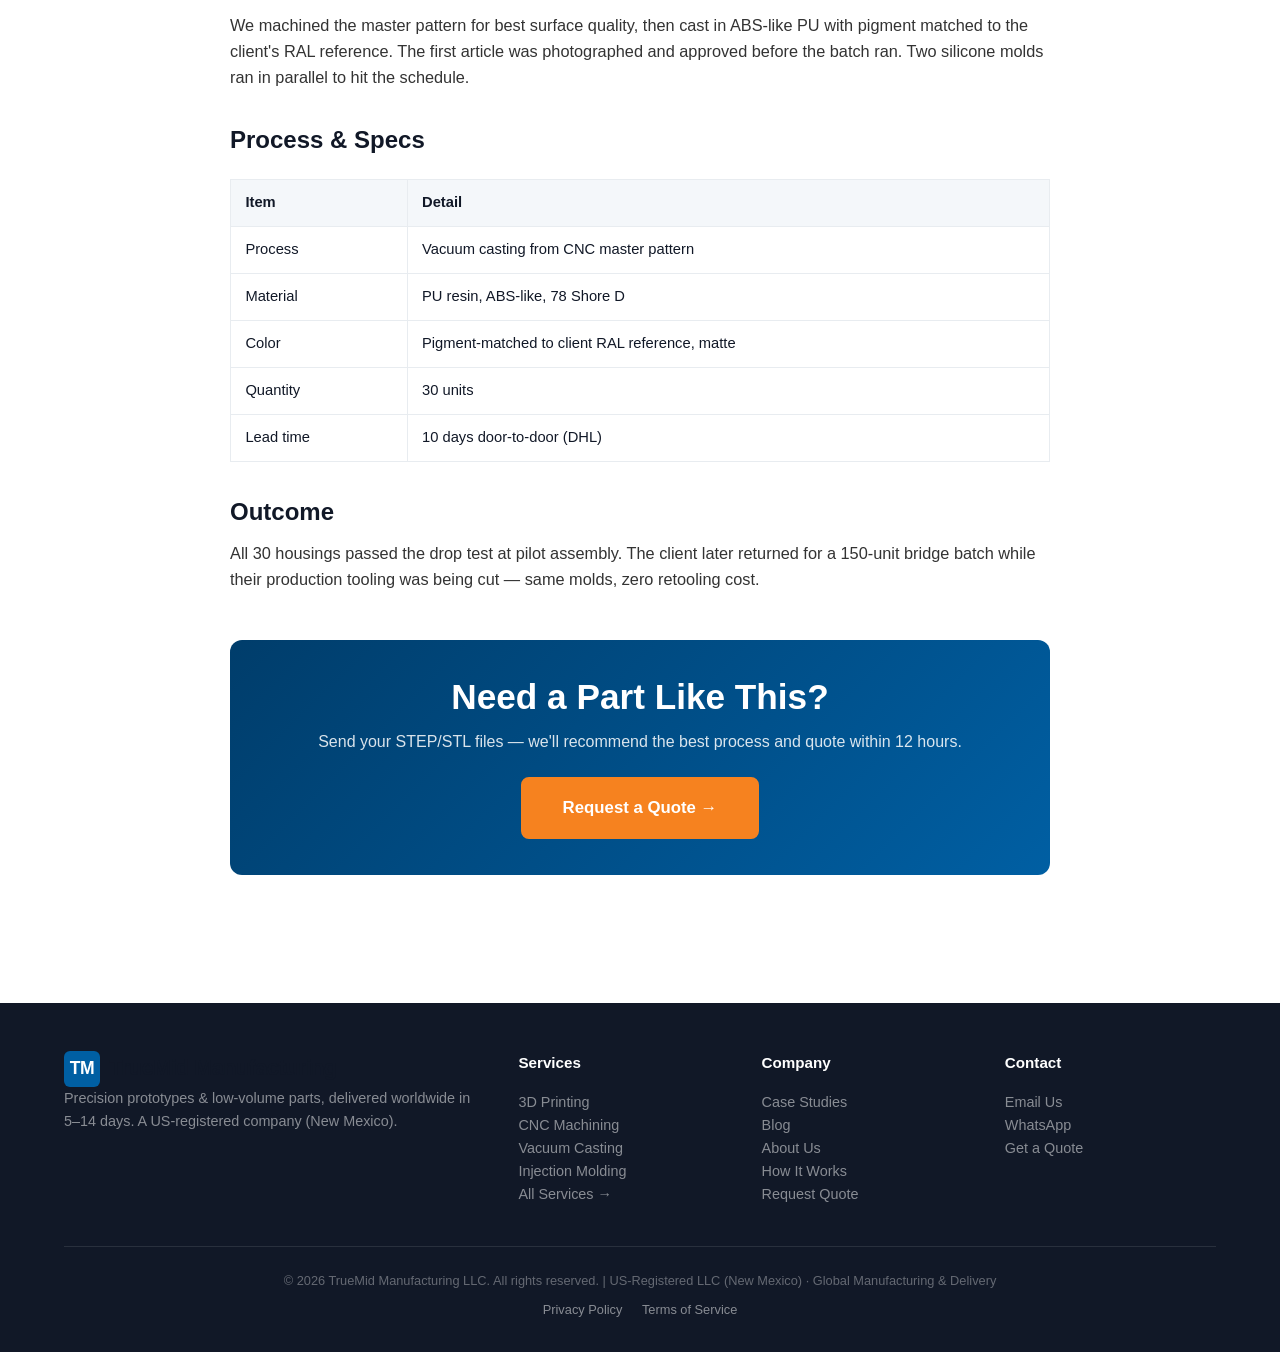
<file: cases/electronics-housing.html>
<!DOCTYPE html>
<html lang="en">
<head>
<meta charset="UTF-8">
<meta name="viewport" content="width=device-width, initial-scale=1.0">
<title>Electronics Housing — Vacuum Cast ABS-like PU, Color Matched | TrueMid Manufacturing</title>
<meta name="description" content="Vacuum casting case study: 30 color-matched ABS-like electronics housings from silicone tooling in 10 days. Low-volume production without injection mold cost.">
<meta property="og:title" content="Electronics Housing — Vacuum Cast ABS-like PU, Color Matched | TrueMid Manufacturing">
<meta property="og:description" content="Vacuum casting case study: 30 color-matched ABS-like electronics housings from silicone tooling in 10 days. Low-volume production without injection mold cost.">
<meta property="og:type" content="article">
<meta property="og:url" content="https://www.truemidmanufacturing.com/cases/electronics-housing.html">
<link rel="canonical" href="https://www.truemidmanufacturing.com/cases/electronics-housing.html">
<link rel="icon" href="data:image/svg+xml,<svg xmlns='http://www.w3.org/2000/svg' viewBox='0 0 100 100'><text y='.9em' font-size='90'>🔧</text></svg>">
<link rel="stylesheet" href="../assets/style.css">
<script type="application/ld+json">
{
  "@context": "https://schema.org",
  "@type": "BreadcrumbList",
  "itemListElement": [
    {
      "@type": "ListItem",
      "position": 1,
      "name": "Home",
      "item": "https://www.truemidmanufacturing.com/"
    },
    {
      "@type": "ListItem",
      "position": 2,
      "name": "Case Studies",
      "item": "https://www.truemidmanufacturing.com/cases.html"
    },
    {
      "@type": "ListItem",
      "position": 3,
      "name": "Electronics Housing",
      "item": "https://www.truemidmanufacturing.com/cases/electronics-housing.html"
    }
  ]
}
</script></head>
<body>
<a href="https://wa.me/8615291861855?text=Hello%2C%20I%20need%20a%20quote%20for%20manufacturing%20services" class="wa-float" target="_blank" rel="noopener" aria-label="Chat on WhatsApp">
  <span class="wa-icon">&#128172;</span> WhatsApp
</a>
<header id="header">
<div class="header-inner">
<a href="../index.html" class="logo">
    <span class="logo-icon">TM</span>
    TrueMid Manufacturing
  </a>
  <button class="menu-toggle" onclick="toggleMenu()" aria-label="Menu">
    <span></span><span></span><span></span>
  </button>
  <nav id="nav">
    <a href="../index.html#services">Services</a>
    <a href="../cnc.html">CNC</a>
    <a href="../cases.html" class="active">Case Studies</a>
    <a href="../blog.html">Blog</a>
    <a href="../index.html#how">How It Works</a>
    <a href="../index.html#faq">FAQ</a>
    <a href="../index.html#about">About</a>
    <a href="mailto:bruce@truemidmanufacturing.com" class="nav-contact" title="Email us">&#9993;&#xFE0E; Email</a>
    <a href="https://wa.me/8615291861855?text=Hello%2C%20I%20need%20a%20quote%20for%20manufacturing%20services" class="nav-contact" target="_blank" rel="noopener" title="Chat on WhatsApp">&#128172;&#xFE0E; WhatsApp</a>
    <a href="../index.html#contact" class="btn btn-primary">Get a Quote</a>
  </nav>
</div>
</header>
<!-- ===== PAGE HERO ===== -->
<section class="page-hero">
<div class="container">
  <div class="breadcrumb"><a href="../index.html">Home</a><span>/</span><a href="../cases.html">Case Studies</a><span>/</span>Electronics Housing</div>
  <h1>Electronics Housing — Vacuum Cast ABS-like PU, Color Matched</h1>
</div>
</section>

<!-- ===== CASE BODY ===== -->
<section>
<div class="container">
  <div class="detail-wrap fade-in">
    <ul class="detail-meta">
      <li>PU Resin (ABS-like)</li>
      <li>Color Matched</li>
      <li>30 units</li>
      <li>10 days</li>
    </ul>
    <div class="detail-hero-img">
      <img src="../images/case-vacuum.jpg" alt="Electronics Housing — Vacuum Cast ABS-like PU, Color Matched" width="1200" height="800">
    </div>
    <div class="detail-body">

<p>A consumer electronics company needed 30 housings for a pilot user study &mdash; injection molding tooling was not justified, but 3D printed parts would not survive the drop tests or look right next to the final product. Vacuum casting was the natural bridge.</p>
<h2>The Challenge</h2>
<ul>
<li>Exact brand color match (RAL reference) with matte texture</li>
<li>Parts had to survive a 1-meter drop test onto concrete</li>
<li>10-day total deadline including overseas shipping</li>
</ul>
<h2>Our Solution</h2>
<p>We machined the master pattern for best surface quality, then cast in ABS-like PU with pigment matched to the client's RAL reference. The first article was photographed and approved before the batch ran. Two silicone molds ran in parallel to hit the schedule.</p>
<h2>Process &amp; Specs</h2>
<table>
<tr><th>Item</th><th>Detail</th></tr>
<tr><td>Process</td><td>Vacuum casting from CNC master pattern</td></tr>
<tr><td>Material</td><td>PU resin, ABS-like, 78 Shore D</td></tr>
<tr><td>Color</td><td>Pigment-matched to client RAL reference, matte</td></tr>
<tr><td>Quantity</td><td>30 units</td></tr>
<tr><td>Lead time</td><td>10 days door-to-door (DHL)</td></tr>
</table>
<h2>Outcome</h2>
<p>All 30 housings passed the drop test at pilot assembly. The client later returned for a 150-unit bridge batch while their production tooling was being cut &mdash; same molds, zero retooling cost.</p>
    </div>
    <div class="detail-cta">
      <h2>Need a Part Like This?</h2>
      <p>Send your STEP/STL files &mdash; we'll recommend the best process and quote within 12 hours.</p>
      <a href="../index.html#contact" class="btn btn-orange">Request a Quote &rarr;</a>
    </div>
  </div>
</div>
</section>
<footer>
<div class="container">
  <div class="footer-grid" style="grid-template-columns:2fr 1fr 1fr 1fr">
    <div>
      <div class="logo"><span class="logo-icon">TM</span> TrueMid Manufacturing</div>
      <p style="color:rgba(255,255,255,.5)">Precision prototypes &amp; low-volume parts, delivered worldwide in 5&ndash;14 days. A US-registered company (New Mexico).</p>
    </div>
    <div>
      <h4>Services</h4>
      <a href="../index.html#services">3D Printing</a><br>
      <a href="../cnc.html">CNC Machining</a><br>
      <a href="../index.html#services">Vacuum Casting</a><br>
      <a href="../index.html#services">Injection Molding</a><br>
      <a href="../index.html#services">All Services &rarr;</a>
    </div>
    <div>
      <h4>Company</h4>
      <a href="../cases.html">Case Studies</a><br>
      <a href="../blog.html">Blog</a><br>
      <a href="../index.html#about">About Us</a><br>
      <a href="../index.html#how">How It Works</a><br>
      <a href="../index.html#contact">Request Quote</a>
    </div>
    <div>
      <h4>Contact</h4>
      <a href="mailto:bruce@truemidmanufacturing.com">Email Us</a><br>
      <a href="https://wa.me/8615291861855?text=Hello%2C%20I%20need%20a%20quote%20for%20manufacturing%20services" target="_blank" rel="noopener">WhatsApp</a><br>
      <a href="../index.html#contact">Get a Quote</a>
    </div>
  </div>
  <div class="footer-bottom">
    &copy; 2026 TrueMid Manufacturing LLC. All rights reserved. | US-Registered LLC (New Mexico) &middot; Global Manufacturing &amp; Delivery
    <div class="footer-legal">
      <a href="../privacy.html">Privacy Policy</a>
      <a href="../terms.html">Terms of Service</a>
    </div>
  </div>
</div>
</footer>
<script>
function toggleMenu(){document.getElementById('nav').classList.toggle('open')}
document.querySelectorAll('nav a').forEach(a=>a.addEventListener('click',()=>document.getElementById('nav').classList.remove('open')));
window.addEventListener('scroll',()=>document.getElementById('header').classList.toggle('scrolled',window.scrollY>10));
const observer=new IntersectionObserver((e)=>{e.forEach(e=>{if(e.isIntersecting){e.target.classList.add('visible');observer.unobserve(e.target)}})},{threshold:0.15});
document.querySelectorAll('.fade-in').forEach(el=>observer.observe(el));
</script>

<script src="../assets/analytics.js"></script>
</body>
</html>
</file>
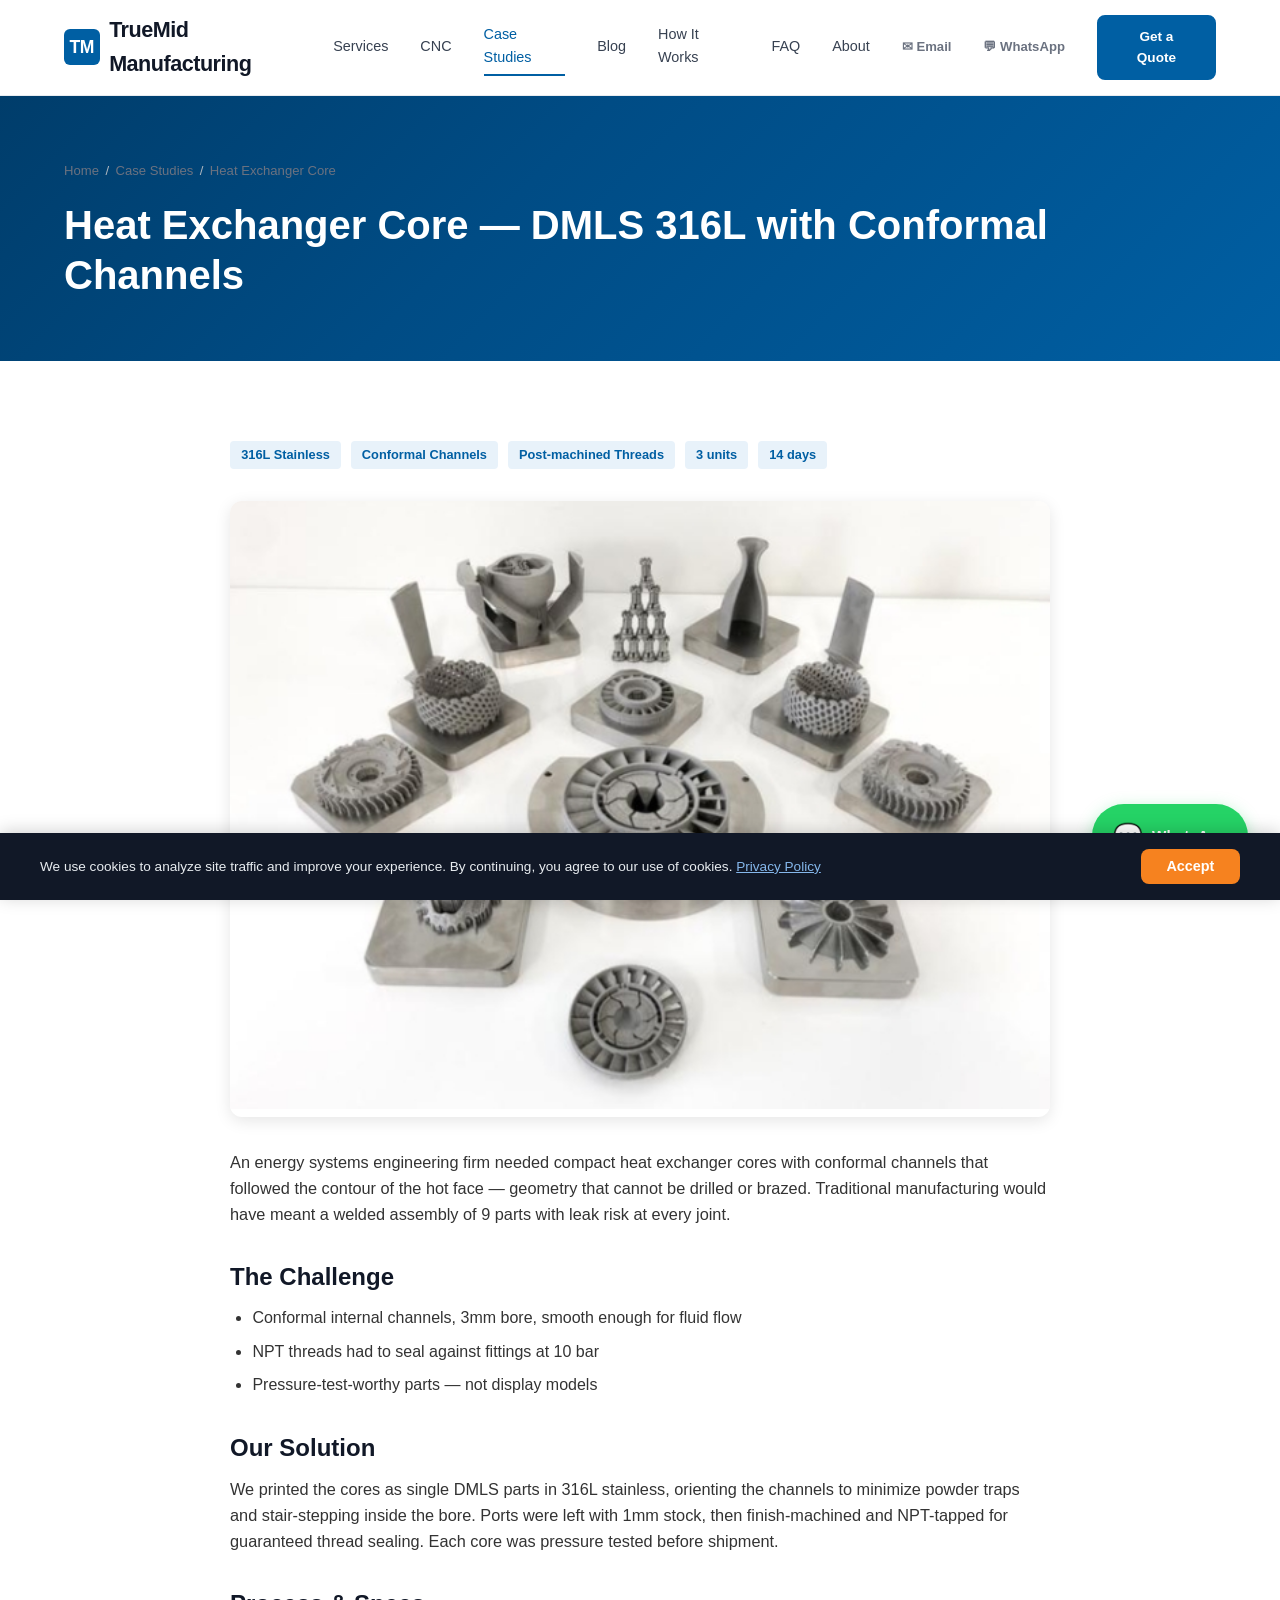
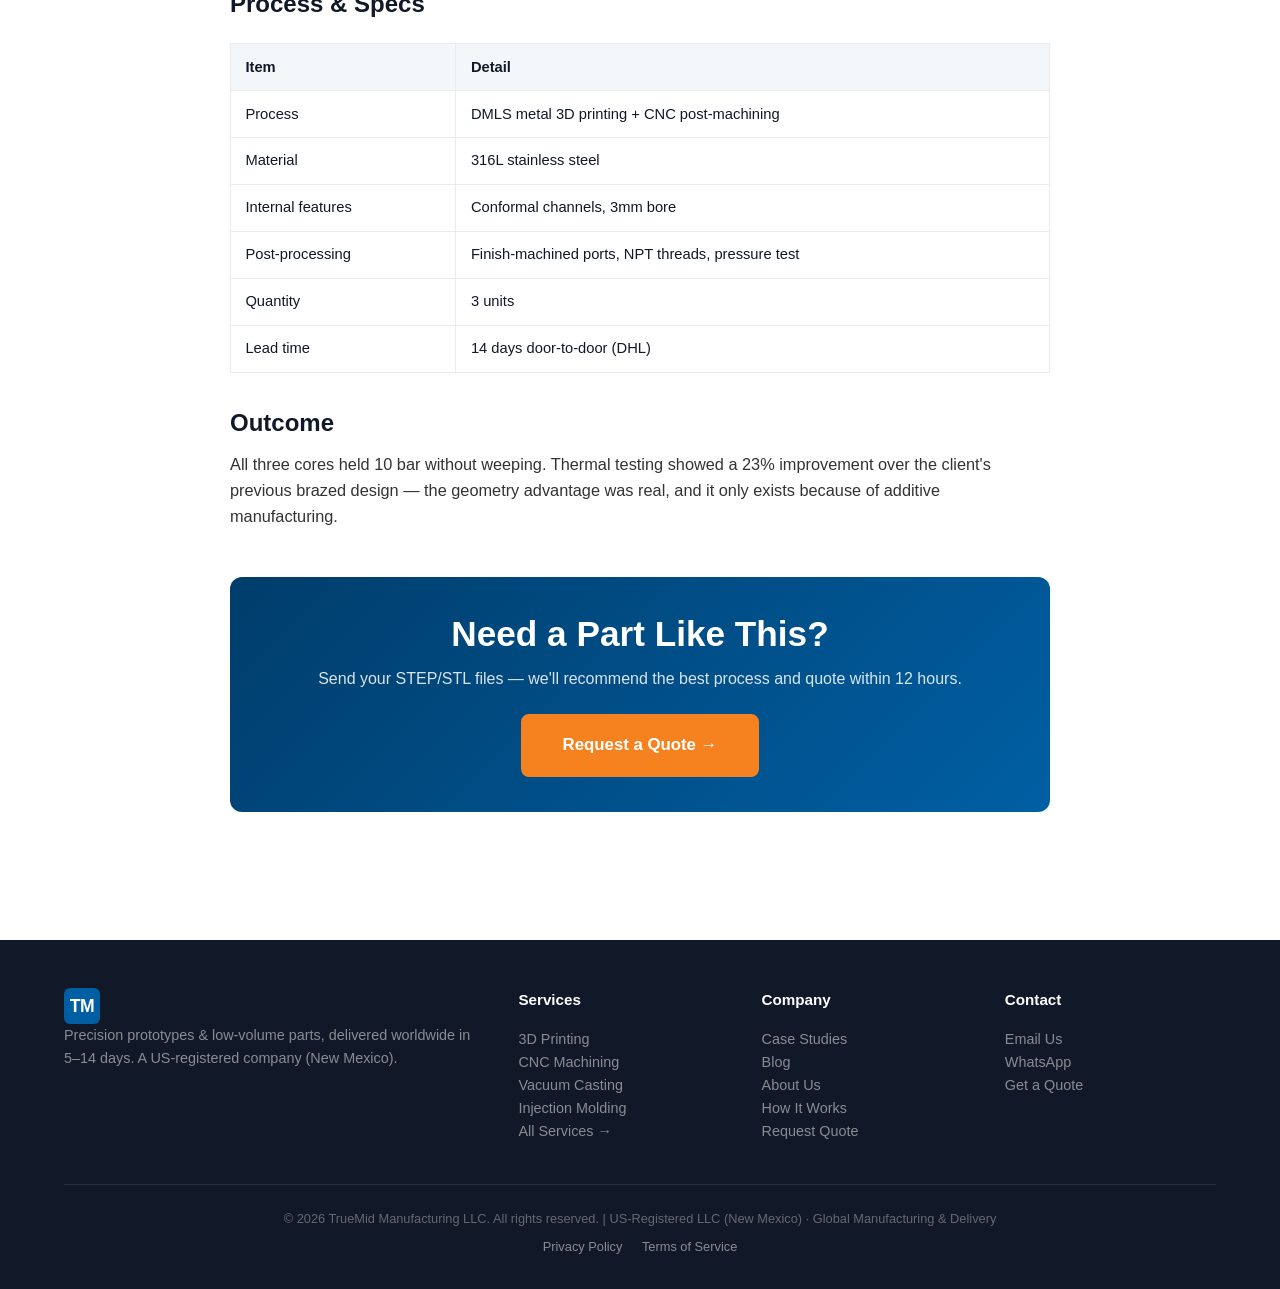
<file: cases/heat-exchanger-core.html>
<!DOCTYPE html>
<html lang="en">
<head>
<meta charset="UTF-8">
<meta name="viewport" content="width=device-width, initial-scale=1.0">
<title>Heat Exchanger Core — DMLS 316L with Conformal Channels | TrueMid Manufacturing</title>
<meta name="description" content="DMLS metal 3D printed 316L heat exchanger core with conformal cooling channels and post-machined NPT threads: 3 units in 14 days. Metal additive manufacturing case study.">
<meta property="og:title" content="Heat Exchanger Core — DMLS 316L with Conformal Channels | TrueMid Manufacturing">
<meta property="og:description" content="DMLS metal 3D printed 316L heat exchanger core with conformal cooling channels and post-machined NPT threads: 3 units in 14 days. Metal additive manufacturing case study.">
<meta property="og:type" content="article">
<meta property="og:url" content="https://www.truemidmanufacturing.com/cases/heat-exchanger-core.html">
<link rel="canonical" href="https://www.truemidmanufacturing.com/cases/heat-exchanger-core.html">
<link rel="icon" href="data:image/svg+xml,<svg xmlns='http://www.w3.org/2000/svg' viewBox='0 0 100 100'><text y='.9em' font-size='90'>🔧</text></svg>">
<link rel="stylesheet" href="../assets/style.css">
<script type="application/ld+json">
{
  "@context": "https://schema.org",
  "@type": "BreadcrumbList",
  "itemListElement": [
    {
      "@type": "ListItem",
      "position": 1,
      "name": "Home",
      "item": "https://www.truemidmanufacturing.com/"
    },
    {
      "@type": "ListItem",
      "position": 2,
      "name": "Case Studies",
      "item": "https://www.truemidmanufacturing.com/cases.html"
    },
    {
      "@type": "ListItem",
      "position": 3,
      "name": "Heat Exchanger Core",
      "item": "https://www.truemidmanufacturing.com/cases/heat-exchanger-core.html"
    }
  ]
}
</script></head>
<body>
<a href="https://wa.me/8615291861855?text=Hello%2C%20I%20need%20a%20quote%20for%20manufacturing%20services" class="wa-float" target="_blank" rel="noopener" aria-label="Chat on WhatsApp">
  <span class="wa-icon">&#128172;</span> WhatsApp
</a>
<header id="header">
<div class="header-inner">
<a href="../index.html" class="logo">
    <span class="logo-icon">TM</span>
    TrueMid Manufacturing
  </a>
  <button class="menu-toggle" onclick="toggleMenu()" aria-label="Menu">
    <span></span><span></span><span></span>
  </button>
  <nav id="nav">
    <a href="../index.html#services">Services</a>
    <a href="../cnc.html">CNC</a>
    <a href="../cases.html" class="active">Case Studies</a>
    <a href="../blog.html">Blog</a>
    <a href="../index.html#how">How It Works</a>
    <a href="../index.html#faq">FAQ</a>
    <a href="../index.html#about">About</a>
    <a href="mailto:bruce@truemidmanufacturing.com" class="nav-contact" title="Email us">&#9993;&#xFE0E; Email</a>
    <a href="https://wa.me/8615291861855?text=Hello%2C%20I%20need%20a%20quote%20for%20manufacturing%20services" class="nav-contact" target="_blank" rel="noopener" title="Chat on WhatsApp">&#128172;&#xFE0E; WhatsApp</a>
    <a href="../index.html#contact" class="btn btn-primary">Get a Quote</a>
  </nav>
</div>
</header>
<!-- ===== PAGE HERO ===== -->
<section class="page-hero">
<div class="container">
  <div class="breadcrumb"><a href="../index.html">Home</a><span>/</span><a href="../cases.html">Case Studies</a><span>/</span>Heat Exchanger Core</div>
  <h1>Heat Exchanger Core — DMLS 316L with Conformal Channels</h1>
</div>
</section>

<!-- ===== CASE BODY ===== -->
<section>
<div class="container">
  <div class="detail-wrap fade-in">
    <ul class="detail-meta">
      <li>316L Stainless</li>
      <li>Conformal Channels</li>
      <li>Post-machined Threads</li>
      <li>3 units</li>
      <li>14 days</li>
    </ul>
    <div class="detail-hero-img">
      <img src="../images/case-metal.jpg" alt="Heat Exchanger Core — DMLS 316L with Conformal Channels" width="1200" height="800">
    </div>
    <div class="detail-body">

<p>An energy systems engineering firm needed compact heat exchanger cores with conformal channels that followed the contour of the hot face &mdash; geometry that cannot be drilled or brazed. Traditional manufacturing would have meant a welded assembly of 9 parts with leak risk at every joint.</p>
<h2>The Challenge</h2>
<ul>
<li>Conformal internal channels, 3mm bore, smooth enough for fluid flow</li>
<li>NPT threads had to seal against fittings at 10 bar</li>
<li>Pressure-test-worthy parts &mdash; not display models</li>
</ul>
<h2>Our Solution</h2>
<p>We printed the cores as single DMLS parts in 316L stainless, orienting the channels to minimize powder traps and stair-stepping inside the bore. Ports were left with 1mm stock, then finish-machined and NPT-tapped for guaranteed thread sealing. Each core was pressure tested before shipment.</p>
<h2>Process &amp; Specs</h2>
<table>
<tr><th>Item</th><th>Detail</th></tr>
<tr><td>Process</td><td>DMLS metal 3D printing + CNC post-machining</td></tr>
<tr><td>Material</td><td>316L stainless steel</td></tr>
<tr><td>Internal features</td><td>Conformal channels, 3mm bore</td></tr>
<tr><td>Post-processing</td><td>Finish-machined ports, NPT threads, pressure test</td></tr>
<tr><td>Quantity</td><td>3 units</td></tr>
<tr><td>Lead time</td><td>14 days door-to-door (DHL)</td></tr>
</table>
<h2>Outcome</h2>
<p>All three cores held 10 bar without weeping. Thermal testing showed a 23% improvement over the client's previous brazed design &mdash; the geometry advantage was real, and it only exists because of additive manufacturing.</p>
    </div>
    <div class="detail-cta">
      <h2>Need a Part Like This?</h2>
      <p>Send your STEP/STL files &mdash; we'll recommend the best process and quote within 12 hours.</p>
      <a href="../index.html#contact" class="btn btn-orange">Request a Quote &rarr;</a>
    </div>
  </div>
</div>
</section>
<footer>
<div class="container">
  <div class="footer-grid" style="grid-template-columns:2fr 1fr 1fr 1fr">
    <div>
      <div class="logo"><span class="logo-icon">TM</span> TrueMid Manufacturing</div>
      <p style="color:rgba(255,255,255,.5)">Precision prototypes &amp; low-volume parts, delivered worldwide in 5&ndash;14 days. A US-registered company (New Mexico).</p>
    </div>
    <div>
      <h4>Services</h4>
      <a href="../index.html#services">3D Printing</a><br>
      <a href="../cnc.html">CNC Machining</a><br>
      <a href="../index.html#services">Vacuum Casting</a><br>
      <a href="../index.html#services">Injection Molding</a><br>
      <a href="../index.html#services">All Services &rarr;</a>
    </div>
    <div>
      <h4>Company</h4>
      <a href="../cases.html">Case Studies</a><br>
      <a href="../blog.html">Blog</a><br>
      <a href="../index.html#about">About Us</a><br>
      <a href="../index.html#how">How It Works</a><br>
      <a href="../index.html#contact">Request Quote</a>
    </div>
    <div>
      <h4>Contact</h4>
      <a href="mailto:bruce@truemidmanufacturing.com">Email Us</a><br>
      <a href="https://wa.me/8615291861855?text=Hello%2C%20I%20need%20a%20quote%20for%20manufacturing%20services" target="_blank" rel="noopener">WhatsApp</a><br>
      <a href="../index.html#contact">Get a Quote</a>
    </div>
  </div>
  <div class="footer-bottom">
    &copy; 2026 TrueMid Manufacturing LLC. All rights reserved. | US-Registered LLC (New Mexico) &middot; Global Manufacturing &amp; Delivery
    <div class="footer-legal">
      <a href="../privacy.html">Privacy Policy</a>
      <a href="../terms.html">Terms of Service</a>
    </div>
  </div>
</div>
</footer>
<script>
function toggleMenu(){document.getElementById('nav').classList.toggle('open')}
document.querySelectorAll('nav a').forEach(a=>a.addEventListener('click',()=>document.getElementById('nav').classList.remove('open')));
window.addEventListener('scroll',()=>document.getElementById('header').classList.toggle('scrolled',window.scrollY>10));
const observer=new IntersectionObserver((e)=>{e.forEach(e=>{if(e.isIntersecting){e.target.classList.add('visible');observer.unobserve(e.target)}})},{threshold:0.15});
document.querySelectorAll('.fade-in').forEach(el=>observer.observe(el));
</script>

<script src="../assets/analytics.js"></script>
</body>
</html>
</file>
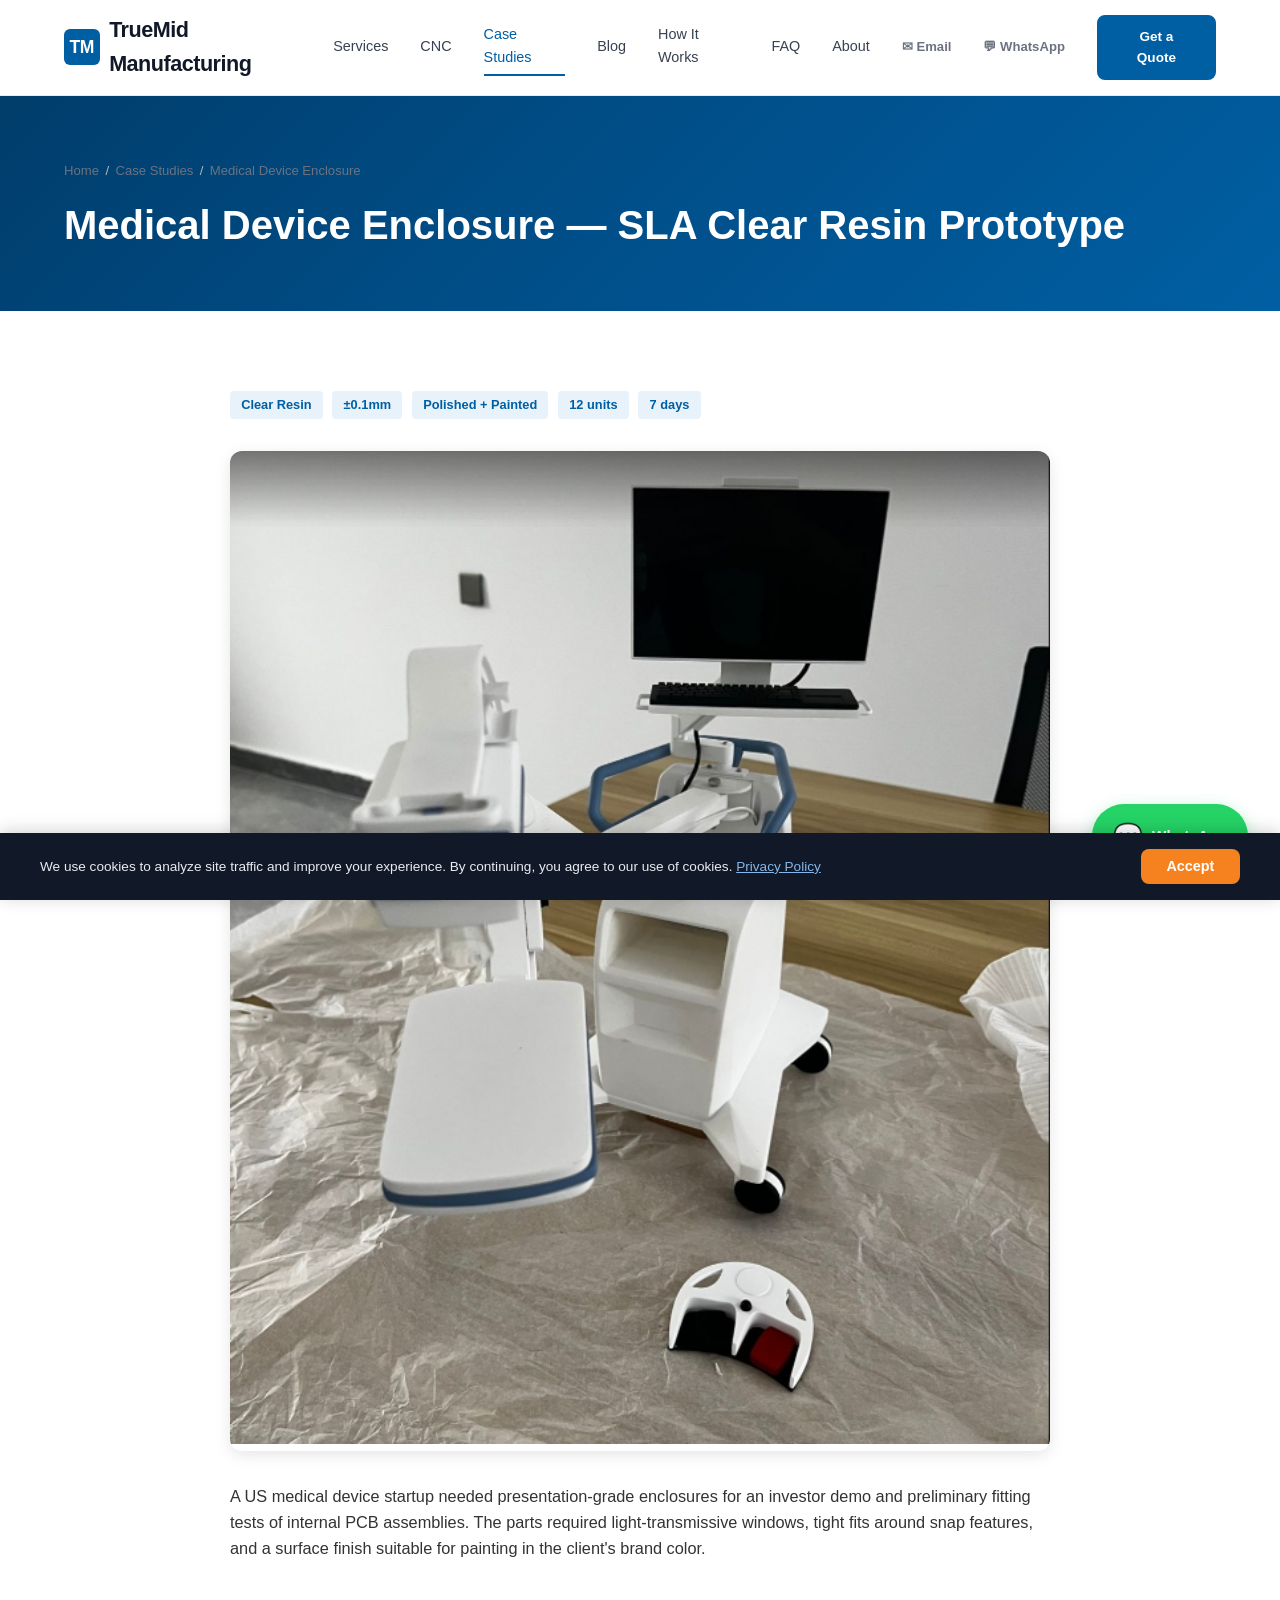
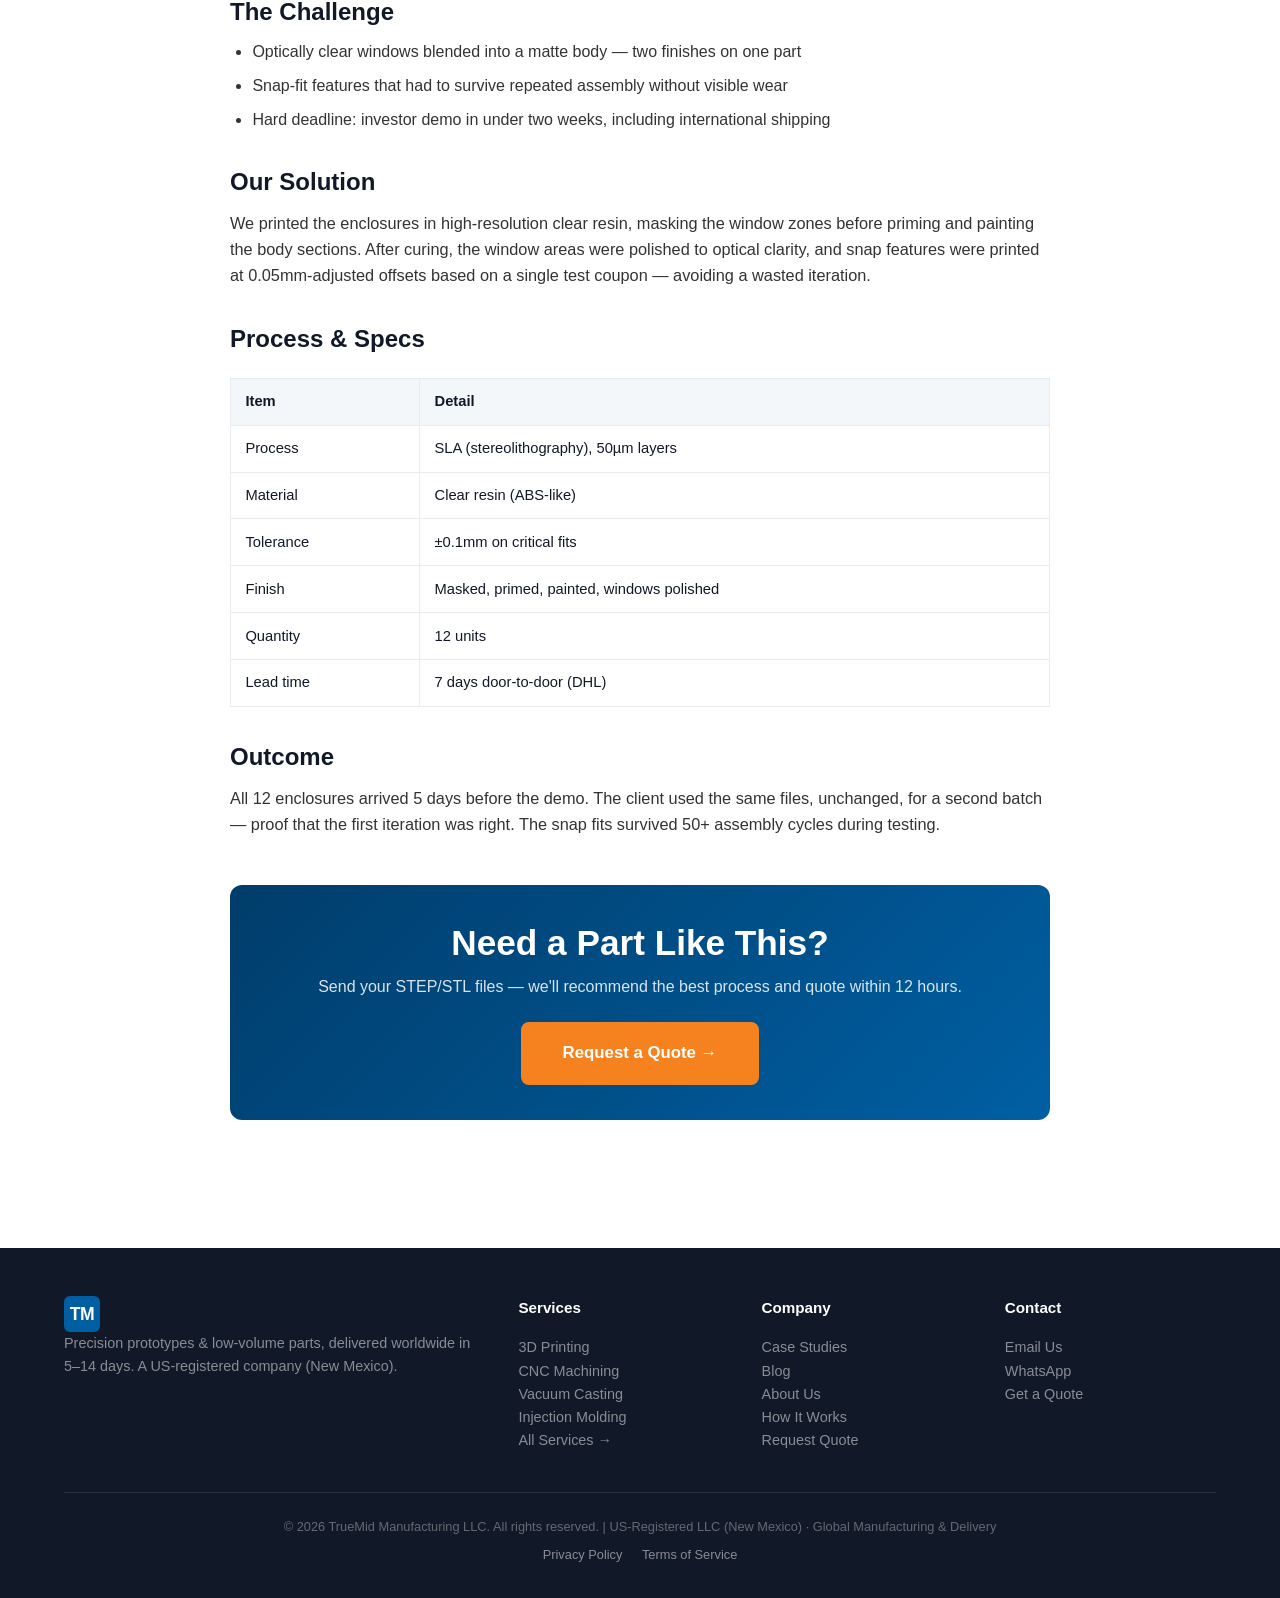
<file: cases/medical-device-enclosure.html>
<!DOCTYPE html>
<html lang="en">
<head>
<meta charset="UTF-8">
<meta name="viewport" content="width=device-width, initial-scale=1.0">
<title>Medical Device Enclosure — SLA Clear Resin Prototype | TrueMid Manufacturing</title>
<meta name="description" content="SLA clear resin medical device enclosure prototype: 12 units, ±0.1mm tolerance, polished and painted, delivered worldwide in 7 days. TrueMid Manufacturing case study.">
<meta property="og:title" content="Medical Device Enclosure — SLA Clear Resin Prototype | TrueMid Manufacturing">
<meta property="og:description" content="SLA clear resin medical device enclosure prototype: 12 units, ±0.1mm tolerance, polished and painted, delivered worldwide in 7 days. TrueMid Manufacturing case study.">
<meta property="og:type" content="article">
<meta property="og:url" content="https://www.truemidmanufacturing.com/cases/medical-device-enclosure.html">
<link rel="canonical" href="https://www.truemidmanufacturing.com/cases/medical-device-enclosure.html">
<link rel="icon" href="data:image/svg+xml,<svg xmlns='http://www.w3.org/2000/svg' viewBox='0 0 100 100'><text y='.9em' font-size='90'>🔧</text></svg>">
<link rel="stylesheet" href="../assets/style.css">
<script type="application/ld+json">
{
  "@context": "https://schema.org",
  "@type": "BreadcrumbList",
  "itemListElement": [
    {
      "@type": "ListItem",
      "position": 1,
      "name": "Home",
      "item": "https://www.truemidmanufacturing.com/"
    },
    {
      "@type": "ListItem",
      "position": 2,
      "name": "Case Studies",
      "item": "https://www.truemidmanufacturing.com/cases.html"
    },
    {
      "@type": "ListItem",
      "position": 3,
      "name": "Medical Device Enclosure",
      "item": "https://www.truemidmanufacturing.com/cases/medical-device-enclosure.html"
    }
  ]
}
</script></head>
<body>
<a href="https://wa.me/8615291861855?text=Hello%2C%20I%20need%20a%20quote%20for%20manufacturing%20services" class="wa-float" target="_blank" rel="noopener" aria-label="Chat on WhatsApp">
  <span class="wa-icon">&#128172;</span> WhatsApp
</a>
<header id="header">
<div class="header-inner">
<a href="../index.html" class="logo">
    <span class="logo-icon">TM</span>
    TrueMid Manufacturing
  </a>
  <button class="menu-toggle" onclick="toggleMenu()" aria-label="Menu">
    <span></span><span></span><span></span>
  </button>
  <nav id="nav">
    <a href="../index.html#services">Services</a>
    <a href="../cnc.html">CNC</a>
    <a href="../cases.html" class="active">Case Studies</a>
    <a href="../blog.html">Blog</a>
    <a href="../index.html#how">How It Works</a>
    <a href="../index.html#faq">FAQ</a>
    <a href="../index.html#about">About</a>
    <a href="mailto:bruce@truemidmanufacturing.com" class="nav-contact" title="Email us">&#9993;&#xFE0E; Email</a>
    <a href="https://wa.me/8615291861855?text=Hello%2C%20I%20need%20a%20quote%20for%20manufacturing%20services" class="nav-contact" target="_blank" rel="noopener" title="Chat on WhatsApp">&#128172;&#xFE0E; WhatsApp</a>
    <a href="../index.html#contact" class="btn btn-primary">Get a Quote</a>
  </nav>
</div>
</header>
<!-- ===== PAGE HERO ===== -->
<section class="page-hero">
<div class="container">
  <div class="breadcrumb"><a href="../index.html">Home</a><span>/</span><a href="../cases.html">Case Studies</a><span>/</span>Medical Device Enclosure</div>
  <h1>Medical Device Enclosure — SLA Clear Resin Prototype</h1>
</div>
</section>

<!-- ===== CASE BODY ===== -->
<section>
<div class="container">
  <div class="detail-wrap fade-in">
    <ul class="detail-meta">
      <li>Clear Resin</li>
      <li>±0.1mm</li>
      <li>Polished + Painted</li>
      <li>12 units</li>
      <li>7 days</li>
    </ul>
    <div class="detail-hero-img">
      <img src="../images/case-sla.jpg" alt="Medical Device Enclosure — SLA Clear Resin Prototype" width="1200" height="800">
    </div>
    <div class="detail-body">

<p>A US medical device startup needed presentation-grade enclosures for an investor demo and preliminary fitting tests of internal PCB assemblies. The parts required light-transmissive windows, tight fits around snap features, and a surface finish suitable for painting in the client's brand color.</p>
<h2>The Challenge</h2>
<ul>
<li>Optically clear windows blended into a matte body &mdash; two finishes on one part</li>
<li>Snap-fit features that had to survive repeated assembly without visible wear</li>
<li>Hard deadline: investor demo in under two weeks, including international shipping</li>
</ul>
<h2>Our Solution</h2>
<p>We printed the enclosures in high-resolution clear resin, masking the window zones before priming and painting the body sections. After curing, the window areas were polished to optical clarity, and snap features were printed at 0.05mm-adjusted offsets based on a single test coupon &mdash; avoiding a wasted iteration.</p>
<h2>Process &amp; Specs</h2>
<table>
<tr><th>Item</th><th>Detail</th></tr>
<tr><td>Process</td><td>SLA (stereolithography), 50&micro;m layers</td></tr>
<tr><td>Material</td><td>Clear resin (ABS-like)</td></tr>
<tr><td>Tolerance</td><td>&plusmn;0.1mm on critical fits</td></tr>
<tr><td>Finish</td><td>Masked, primed, painted, windows polished</td></tr>
<tr><td>Quantity</td><td>12 units</td></tr>
<tr><td>Lead time</td><td>7 days door-to-door (DHL)</td></tr>
</table>
<h2>Outcome</h2>
<p>All 12 enclosures arrived 5 days before the demo. The client used the same files, unchanged, for a second batch &mdash; proof that the first iteration was right. The snap fits survived 50+ assembly cycles during testing.</p>
    </div>
    <div class="detail-cta">
      <h2>Need a Part Like This?</h2>
      <p>Send your STEP/STL files &mdash; we'll recommend the best process and quote within 12 hours.</p>
      <a href="../index.html#contact" class="btn btn-orange">Request a Quote &rarr;</a>
    </div>
  </div>
</div>
</section>
<footer>
<div class="container">
  <div class="footer-grid" style="grid-template-columns:2fr 1fr 1fr 1fr">
    <div>
      <div class="logo"><span class="logo-icon">TM</span> TrueMid Manufacturing</div>
      <p style="color:rgba(255,255,255,.5)">Precision prototypes &amp; low-volume parts, delivered worldwide in 5&ndash;14 days. A US-registered company (New Mexico).</p>
    </div>
    <div>
      <h4>Services</h4>
      <a href="../index.html#services">3D Printing</a><br>
      <a href="../cnc.html">CNC Machining</a><br>
      <a href="../index.html#services">Vacuum Casting</a><br>
      <a href="../index.html#services">Injection Molding</a><br>
      <a href="../index.html#services">All Services &rarr;</a>
    </div>
    <div>
      <h4>Company</h4>
      <a href="../cases.html">Case Studies</a><br>
      <a href="../blog.html">Blog</a><br>
      <a href="../index.html#about">About Us</a><br>
      <a href="../index.html#how">How It Works</a><br>
      <a href="../index.html#contact">Request Quote</a>
    </div>
    <div>
      <h4>Contact</h4>
      <a href="mailto:bruce@truemidmanufacturing.com">Email Us</a><br>
      <a href="https://wa.me/8615291861855?text=Hello%2C%20I%20need%20a%20quote%20for%20manufacturing%20services" target="_blank" rel="noopener">WhatsApp</a><br>
      <a href="../index.html#contact">Get a Quote</a>
    </div>
  </div>
  <div class="footer-bottom">
    &copy; 2026 TrueMid Manufacturing LLC. All rights reserved. | US-Registered LLC (New Mexico) &middot; Global Manufacturing &amp; Delivery
    <div class="footer-legal">
      <a href="../privacy.html">Privacy Policy</a>
      <a href="../terms.html">Terms of Service</a>
    </div>
  </div>
</div>
</footer>
<script>
function toggleMenu(){document.getElementById('nav').classList.toggle('open')}
document.querySelectorAll('nav a').forEach(a=>a.addEventListener('click',()=>document.getElementById('nav').classList.remove('open')));
window.addEventListener('scroll',()=>document.getElementById('header').classList.toggle('scrolled',window.scrollY>10));
const observer=new IntersectionObserver((e)=>{e.forEach(e=>{if(e.isIntersecting){e.target.classList.add('visible');observer.unobserve(e.target)}})},{threshold:0.15});
document.querySelectorAll('.fade-in').forEach(el=>observer.observe(el));
</script>

<script src="../assets/analytics.js"></script>
</body>
</html>
</file>
<file: assets/style.css>
/* ===== CSS Reset & Variables ===== */
*,*::before,*::after{box-sizing:border-box;margin:0;padding:0}
:root{
  --blue: #005FA3;
  --blue-dark: #003D6B;
  --blue-light: #0078D4;
  --blue-pale: #E8F2FA;
  --gray-50: #F4F7FA;
  --gray-100: #E8ECF0;
  --gray-300: #B0B8C0;
  --gray-500: #6B7280;
  --gray-700: #374151;
  --gray-900: #111827;
  --white: #FFFFFF;
  --orange: #F6821F;
  --green: #10B981;
  --red: #EF4444;
  --radius: 8px;
  --radius-lg: 12px;
  --shadow-sm: 0 1px 3px rgba(0,0,0,0.08);
  --shadow: 0 4px 16px rgba(0,0,0,0.1);
  --shadow-lg: 0 8px 32px rgba(0,0,0,0.12);
  --max-w: 1200px;
  --font: -apple-system,BlinkMacSystemFont,'Segoe UI',Roboto,Oxygen,Ubuntu,sans-serif;
}
html{scroll-behavior:smooth;font-size:16px}
body{font-family:var(--font);color:var(--gray-900);line-height:1.6;background:var(--white);-webkit-font-smoothing:antialiased}
h1,h2,h3{line-height:1.25;font-weight:700}
h1{font-size:clamp(2rem,4vw,3rem)}
h2{font-size:clamp(1.6rem,3vw,2.2rem);margin-bottom:1rem}
h3{font-size:1.15rem;margin-bottom:.5rem}
p{margin-bottom:1rem;color:var(--gray-700)}
a{color:var(--blue);text-decoration:none;transition:color .2s}
a:hover{color:var(--blue-dark)}
img{max-width:100%;height:auto}
.container{max-width:var(--max-w);margin:0 auto;padding:0 1.5rem}
section{padding:5rem 0}
.btn{display:inline-block;padding:.85rem 2rem;border-radius:var(--radius);font-weight:600;font-size:.95rem;cursor:pointer;transition:all .25s;text-align:center;border:2px solid transparent}
.btn-primary{background:var(--blue);color:var(--white);border-color:var(--blue)}
.btn-primary:hover{background:var(--blue-dark);border-color:var(--blue-dark);color:var(--white)}
.btn-outline{background:transparent;color:var(--blue);border-color:var(--blue)}
.btn-outline:hover{background:var(--blue);color:var(--white)}
.btn-white{background:var(--white);color:var(--blue);border-color:var(--white)}
.btn-white:hover{background:var(--blue-pale);border-color:var(--blue-pale)}
.btn-orange{background:var(--orange);color:var(--white);border-color:var(--orange);font-size:1.05rem;padding:1rem 2.5rem}
.btn-orange:hover{background:#E07010;border-color:#E07010;color:var(--white)}

/* ===== Header ===== */
header{position:sticky;top:0;z-index:100;background:rgba(255,255,255,.97);backdrop-filter:blur(12px);border-bottom:1px solid var(--gray-100);transition:box-shadow .3s}
header.scrolled{box-shadow:var(--shadow-sm)}
.header-inner{display:flex;align-items:center;justify-content:space-between;max-width:var(--max-w);margin:0 auto;padding:.8rem 1.5rem}
.logo{display:flex;align-items:center;gap:.6rem;font-size:1.35rem;font-weight:800;color:var(--gray-900);letter-spacing:-.5px}
.logo-icon{width:36px;height:36px;background:var(--blue);border-radius:6px;display:flex;align-items:center;justify-content:center;color:var(--white);font-size:1.1rem;font-weight:800}
nav{display:flex;align-items:center;gap:2rem}
nav a{color:var(--gray-700);font-weight:500;font-size:.9rem;padding:.3rem 0;border-bottom:2px solid transparent;transition:all .2s}
nav a:hover,nav a.active{color:var(--blue);border-bottom-color:var(--blue)}
nav a.nav-contact{color:var(--gray-500);font-size:.82rem;font-weight:600;white-space:nowrap}
nav a.nav-contact:hover{color:var(--blue);border-bottom-color:var(--blue)}
nav .btn{padding:.55rem 1.3rem;font-size:.85rem}
.menu-toggle{display:none;background:none;border:none;cursor:pointer;padding:.5rem;flex-direction:column;gap:5px}
.menu-toggle span{display:block;width:24px;height:2.5px;background:var(--gray-900);border-radius:2px;transition:all .3s}

/* ===== Hero ===== */
.hero{background:linear-gradient(135deg, var(--blue-dark) 0%, #004C85 40%, var(--blue) 100%);color:var(--white);padding:6rem 0 5rem;position:relative;overflow:hidden}
.hero::before{content:'';position:absolute;inset:0;background:url("data:image/svg+xml,%3Csvg width='60' height='60' viewBox='0 0 60 60' xmlns='http://www.w3.org/2000/svg'%3E%3Cg fill='none' fill-rule='evenodd'%3E%3Cg fill='%23ffffff' fill-opacity='0.04'%3E%3Cpath d='M36 34v-4h-2v4h-4v2h4v4h2v-4h4v-2h-4zm0-30V0h-2v4h-4v2h4v4h2V6h4V4h-4zM6 34v-4H4v4H0v2h4v4h2v-4h4v-2H6zM6 4V0H4v4H0v2h4v4h2V6h4V4H6z'/%3E%3C/g%3E%3C/g%3E%3C/svg%3E");opacity:.6}
.hero .container{position:relative;z-index:1}
.hero-content{max-width:700px}
.hero h1{font-size:clamp(1.9rem,4.5vw,3rem);margin-bottom:1.2rem;line-height:1.2}
.hero h1 .accent{color:var(--orange);display:block;font-size:clamp(1.3rem,2.5vw,1.6rem);font-weight:500;margin-bottom:.3rem}
.hero p{color:rgba(255,255,255,.85);font-size:1.15rem;margin-bottom:2rem;max-width:560px}
.hero-stats{display:flex;gap:3rem;margin-top:3rem;flex-wrap:wrap}
.hero-stat{text-align:center}
.hero-stat .num{font-size:1.8rem;font-weight:800;color:var(--orange)}
.hero-stat .label{font-size:.85rem;color:rgba(255,255,255,.7);margin-top:.2rem}

/* ===== Section Common ===== */
.section-label{display:inline-block;font-size:.8rem;font-weight:700;text-transform:uppercase;letter-spacing:1.5px;color:var(--blue);margin-bottom:.8rem}
.section-title{font-size:clamp(1.5rem,3vw,2.2rem);margin-bottom:1rem}
.section-sub{color:var(--gray-500);font-size:1.05rem;max-width:600px;margin-bottom:3rem}

/* ===== Services ===== */
.services-grid{display:grid;grid-template-columns:repeat(auto-fill,minmax(240px,1fr));gap:1.5rem}
.service-card{background:var(--white);border:1px solid var(--gray-100);border-radius:var(--radius-lg);padding:1.8rem;transition:all .3s;cursor:default}
.service-card:hover{box-shadow:var(--shadow-lg);border-color:var(--blue-pale);transform:translateY(-2px)}
.service-icon{width:48px;height:48px;background:var(--blue-pale);border-radius:var(--radius);display:flex;align-items:center;justify-content:center;margin-bottom:1rem;font-size:1.4rem}
.service-card h3{margin-bottom:.3rem}
.service-card .lead-time{font-size:.8rem;color:var(--gray-500);margin-top:.5rem;padding:.25rem .6rem;background:var(--gray-50);border-radius:4px;display:inline-block}

/* ===== Capability Bars ===== */
.capabilities{background:var(--gray-50)}
.cap-row{display:flex;align-items:center;gap:1rem;padding:.8rem 0;border-bottom:1px solid var(--gray-100)}
.cap-row:last-child{border:none}
.cap-label{min-width:100px;font-weight:600;font-size:.9rem}
.cap-bar-bg{flex:1;height:10px;background:var(--gray-100);border-radius:5px;overflow:hidden}
.cap-bar-fill{height:100%;background:linear-gradient(90deg, var(--blue), var(--blue-light));border-radius:5px;transition:width 1.5s ease}
.cap-val{min-width:60px;text-align:right;font-size:.85rem;font-weight:600;color:var(--blue)}

/* ===== How It Works ===== */
.steps{display:grid;grid-template-columns:repeat(4,1fr);gap:1.5rem;counter-reset:step}
.step-card{text-align:center;padding:2rem 1.2rem;position:relative}
.step-num{width:48px;height:48px;background:var(--blue);color:var(--white);border-radius:50%;display:inline-flex;align-items:center;justify-content:center;font-weight:800;font-size:1.2rem;margin-bottom:1rem}
.step-card h3{margin-bottom:.4rem}
.step-card p{font-size:.9rem;color:var(--gray-500)}

/* ===== Cases ===== */
.cases-grid{display:grid;grid-template-columns:repeat(auto-fill,minmax(280px,1fr));gap:1.5rem}
.case-card{background:var(--white);border-radius:var(--radius-lg);overflow:hidden;border:1px solid var(--gray-100);transition:all .3s;display:block;color:inherit;text-decoration:none}
.case-card:hover{box-shadow:var(--shadow-lg);color:inherit}
.case-img{height:200px;background:var(--gray-50);position:relative;overflow:hidden}
.case-img img{width:100%;height:100%;object-fit:cover;display:block}
.case-body{padding:1.3rem}
.case-body .tag{display:inline-block;font-size:.75rem;background:var(--blue-pale);color:var(--blue);padding:.2rem .6rem;border-radius:4px;margin-bottom:.5rem}
.case-body h3{font-size:1rem;margin-bottom:.3rem}
.case-body .specs{font-size:.8rem;color:var(--gray-500)}

/* ===== About ===== */
.about-grid{display:grid;grid-template-columns:1fr 1fr;gap:3rem;align-items:center}
.about-visual{background:linear-gradient(135deg,var(--gray-50),var(--gray-100));border-radius:var(--radius-lg);height:360px;overflow:hidden}
.about-visual img{width:100%;height:100%;object-fit:cover}
.about-features{list-style:none;margin-top:1.5rem}
.about-features li{padding:.5rem 0;padding-left:1.8rem;position:relative;color:var(--gray-700)}
.about-features li::before{content:'\2713';position:absolute;left:0;color:var(--green);font-weight:700}

/* ===== CTA ===== */
.cta{background:linear-gradient(135deg,var(--blue-dark),var(--blue));color:var(--white);text-align:center;padding:4rem 0}
.cta h2{color:var(--white)}
.cta p{color:rgba(255,255,255,.8);max-width:500px;margin:0 auto 1.8rem}
.cta .btn-orange{margin:0 .5rem}

/* ===== Contact ===== */
.contact-grid{display:grid;grid-template-columns:1fr 1fr;gap:3rem}
.contact-info p{margin-bottom:.6rem}
.contact-method{display:flex;align-items:center;gap:.8rem;padding:.6rem 0;font-size:.95rem}
.contact-method .icon{font-size:1.2rem}
.form-group{margin-bottom:1.2rem}
.form-group label{display:block;font-weight:600;font-size:.85rem;margin-bottom:.3rem;color:var(--gray-700)}
.form-group input,.form-group textarea,.form-group select{width:100%;padding:.75rem 1rem;border:1.5px solid var(--gray-100);border-radius:var(--radius);font-family:var(--font);font-size:.95rem;transition:border-color .2s;background:var(--white)}
.form-group input:focus,.form-group textarea:focus,.form-group select:focus{outline:none;border-color:var(--blue);box-shadow:0 0 0 3px rgba(0,95,163,.1)}
.form-group textarea{min-height:120px;resize:vertical}

/* ===== FAQ ===== */
.faq-list{max-width:800px;margin:0 auto}
.faq-item{border:1px solid var(--gray-100);border-radius:var(--radius);margin-bottom:1rem}
.faq-item summary{background:var(--gray-50);padding:1rem 1.5rem;cursor:pointer;font-weight:600;display:flex;justify-content:space-between;align-items:center;transition:background .2s;list-style:none;border-radius:var(--radius) var(--radius) 0 0}
.faq-item summary:hover{background:var(--blue-pale)}
.faq-item summary::after{content:'\25BC';font-size:.8rem;transition:transform .3s}
.faq-item[open] summary::after{transform:rotate(180deg)}
.faq-item[open] summary{border-radius:var(--radius) var(--radius) 0 0}
.faq-item .faq-a{padding:1rem 1.5rem;color:var(--gray-700);font-size:.95rem;display:block}

/* ===== WhatsApp Float ===== */
.wa-float{position:fixed;bottom:2rem;right:2rem;z-index:999;display:flex;align-items:center;gap:.6rem;background:#25D366;color:white;padding:.8rem 1.3rem;border-radius:50px;box-shadow:0 4px 16px rgba(37,211,102,.35);text-decoration:none;font-weight:600;font-size:.95rem;transition:transform .2s}
.wa-float:hover{transform:scale(1.05);color:white}
.wa-float .wa-icon{font-size:1.5rem}

/* ===== Footer ===== */
footer{background:var(--gray-900);color:rgba(255,255,255,.65);padding:3rem 0 2rem;font-size:.9rem}
.footer-grid{display:grid;grid-template-columns:2fr 1fr 1fr;gap:2rem}
footer h4{color:var(--white);margin-bottom:1rem;font-size:.95rem}
footer a{color:rgba(255,255,255,.5)}
footer a:hover{color:var(--white)}
.footer-bottom{margin-top:2.5rem;padding-top:1.5rem;border-top:1px solid rgba(255,255,255,.1);text-align:center;font-size:.8rem;color:rgba(255,255,255,.35)}
.footer-legal{margin-top:.5rem}
.footer-legal a{font-size:.8rem;margin:0 .5rem}

/* ===== Toast ===== */
.toast{position:fixed;bottom:2rem;right:2rem;background:var(--gray-900);color:var(--white);padding:1rem 1.5rem;border-radius:var(--radius);font-weight:600;z-index:999;opacity:0;transform:translateY(10px);transition:all .3s;pointer-events:none}
.toast.show{opacity:1;transform:translateY(0)}
.toast.success{background:var(--green)}

/* ===== Responsive ===== */
@media(max-width:768px){
  .menu-toggle{display:flex}
  nav{position:fixed;top:64px;left:0;right:0;background:var(--white);flex-direction:column;padding:1.5rem;gap:1rem;border-bottom:1px solid var(--gray-100);display:none}
  nav.open{display:flex}
  .steps{grid-template-columns:1fr 1fr}
  .about-grid,.contact-grid{grid-template-columns:1fr}
  .hero-stats{gap:1.5rem}
  .footer-grid{grid-template-columns:1fr !important}
  .cap-label{min-width:70px;font-size:.8rem}
  .wa-float{bottom:1rem;right:1rem;padding:.6rem 1rem;font-size:.85rem}
}
@media(max-width:480px){
  .steps{grid-template-columns:1fr}
  .services-grid{grid-template-columns:1fr}
  .cases-grid{grid-template-columns:1fr}
}

/* ===== Animations ===== */
.fade-in{opacity:0;transform:translateY(20px);transition:opacity .6s ease,transform .6s ease}
.fade-in.visible{opacity:1;transform:translateY(0)}

/* ===== Shared: inner pages ===== */
.page-hero{background:linear-gradient(135deg, var(--blue-dark) 0%, #004C85 40%, var(--blue) 100%);color:var(--white);padding:4rem 0 3rem;position:relative;overflow:hidden}
.page-hero h1{font-size:clamp(1.7rem,3.5vw,2.5rem);margin-bottom:.8rem}
.page-hero p{color:rgba(255,255,255,.85);font-size:1.05rem;max-width:640px}
.breadcrumb{font-size:.82rem;color:var(--gray-500);margin-bottom:1.2rem}
.breadcrumb a{color:var(--gray-500)}
.breadcrumb a:hover{color:var(--blue)}
.breadcrumb span{margin:0 .4rem;color:var(--gray-300)}

/* Article / case detail layout */
.detail-wrap{max-width:820px;margin:0 auto}
.detail-hero-img{border-radius:var(--radius-lg);overflow:hidden;margin:2rem 0;box-shadow:var(--shadow)}
.detail-meta{display:flex;flex-wrap:wrap;gap:.6rem;margin:0 0 2rem;padding:0;list-style:none}
.detail-meta li{font-size:.8rem;background:var(--blue-pale);color:var(--blue);padding:.25rem .7rem;border-radius:4px;font-weight:600}
.detail-body h2{font-size:1.5rem;margin:2.2rem 0 .8rem}
.detail-body h3{font-size:1.15rem;margin:1.5rem 0 .5rem}
.detail-body p{font-size:1.02rem;color:#333;margin-bottom:1.1rem}
.detail-body ul,.detail-body ol{margin:0 0 1.2rem 1.4rem;color:#333}
.detail-body li{margin-bottom:.5rem}
.detail-body table{width:100%;border-collapse:collapse;margin:1.5rem 0;font-size:.92rem}
.detail-body th{background:var(--gray-50);text-align:left;padding:.7rem .9rem;border:1px solid var(--gray-100);font-weight:700}
.detail-body td{padding:.7rem .9rem;border:1px solid var(--gray-100)}
.detail-cta{background:linear-gradient(135deg,var(--blue-dark),var(--blue));color:var(--white);border-radius:var(--radius-lg);padding:2.2rem;text-align:center;margin:3rem 0}
.detail-cta h2{color:var(--white);margin-bottom:.6rem}
.detail-cta p{color:rgba(255,255,255,.85);margin-bottom:1.4rem}
.article-date{font-size:.85rem;color:var(--gray-500);margin-bottom:2rem}

/* Blog list */
.post-list{display:grid;grid-template-columns:repeat(auto-fill,minmax(300px,1fr));gap:1.5rem}
.post-card{background:var(--white);border:1px solid var(--gray-100);border-radius:var(--radius-lg);padding:1.6rem;transition:all .3s;display:block;color:inherit;text-decoration:none}
.post-card:hover{box-shadow:var(--shadow-lg);transform:translateY(-2px);color:inherit}
.post-card .tag{display:inline-block;font-size:.75rem;background:var(--blue-pale);color:var(--blue);padding:.2rem .6rem;border-radius:4px;margin-bottom:.6rem;font-weight:600}
.post-card h3{font-size:1.1rem;margin-bottom:.5rem}
.post-card p{font-size:.9rem;color:var(--gray-500);margin-bottom:.8rem}
.post-card .read{font-size:.8rem;color:var(--gray-500)}

@media(max-width:768px){
  .post-list{grid-template-columns:1fr}
}
</file>
